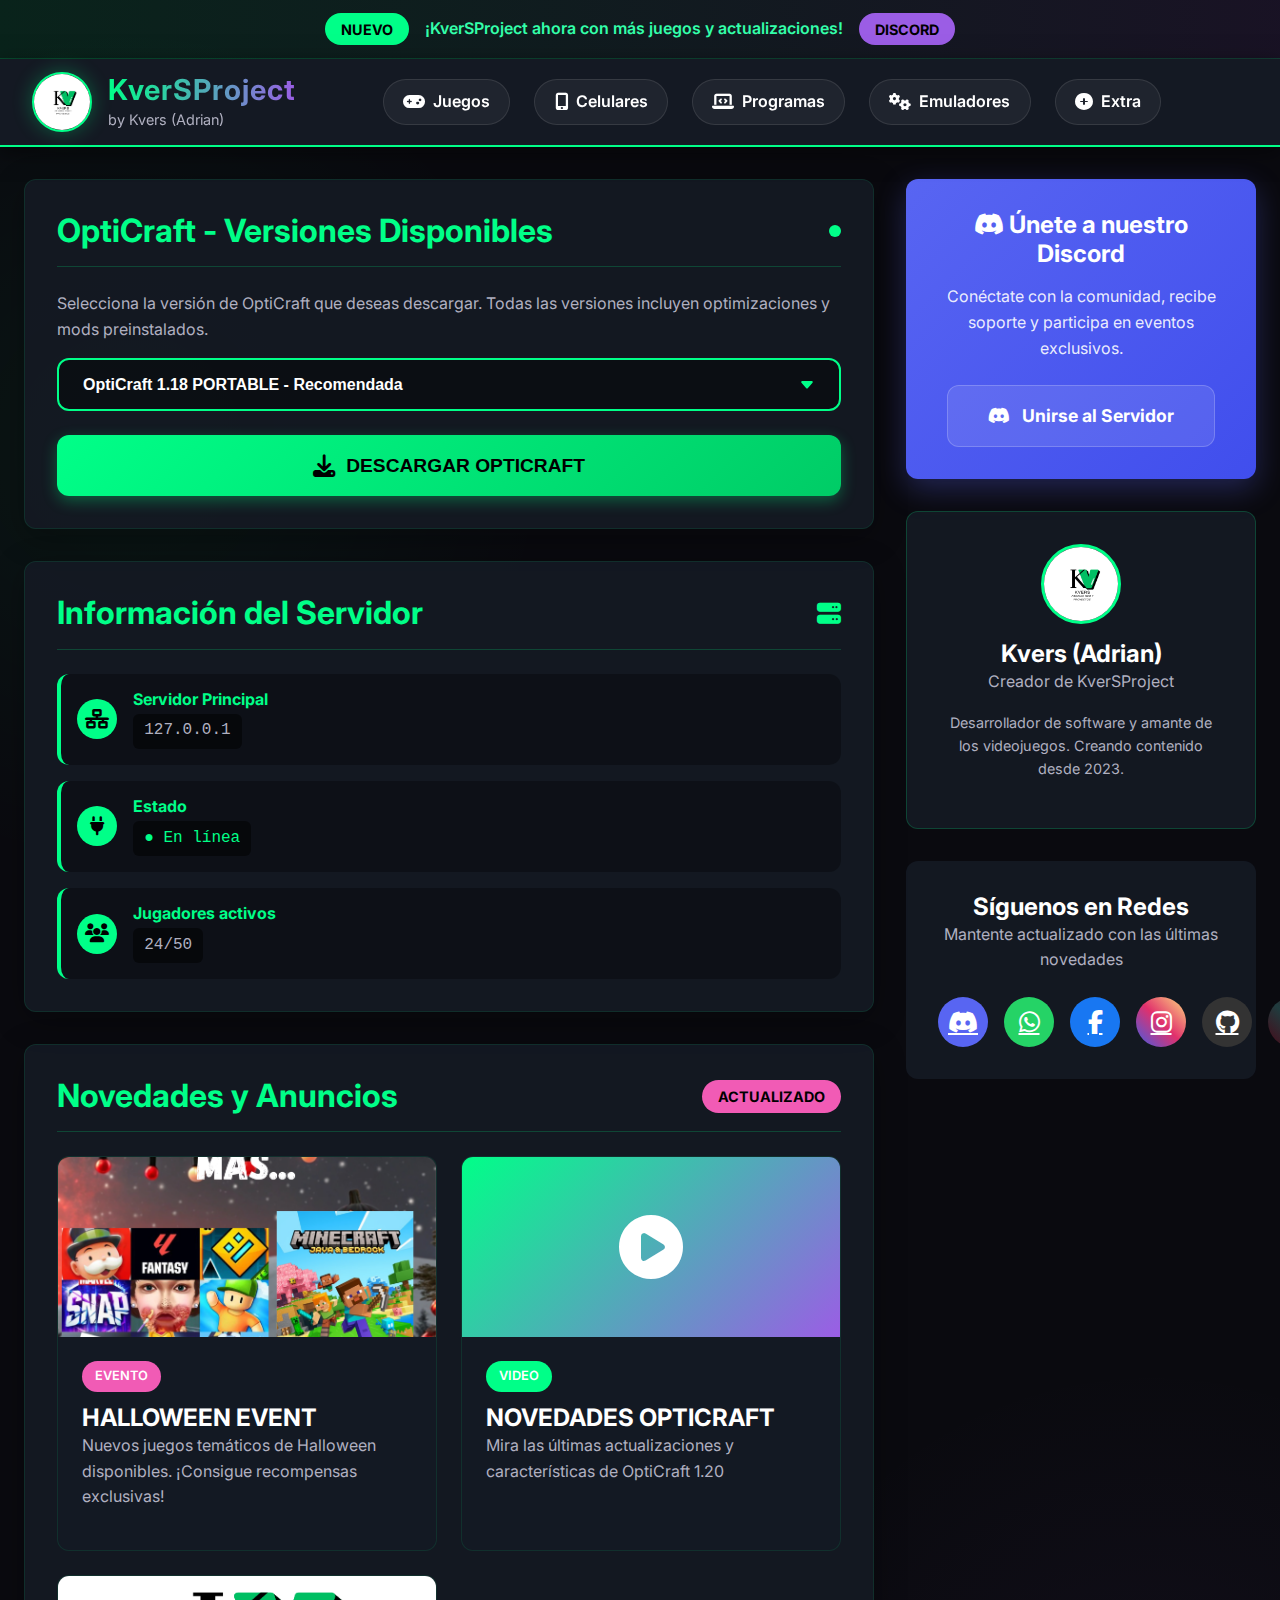
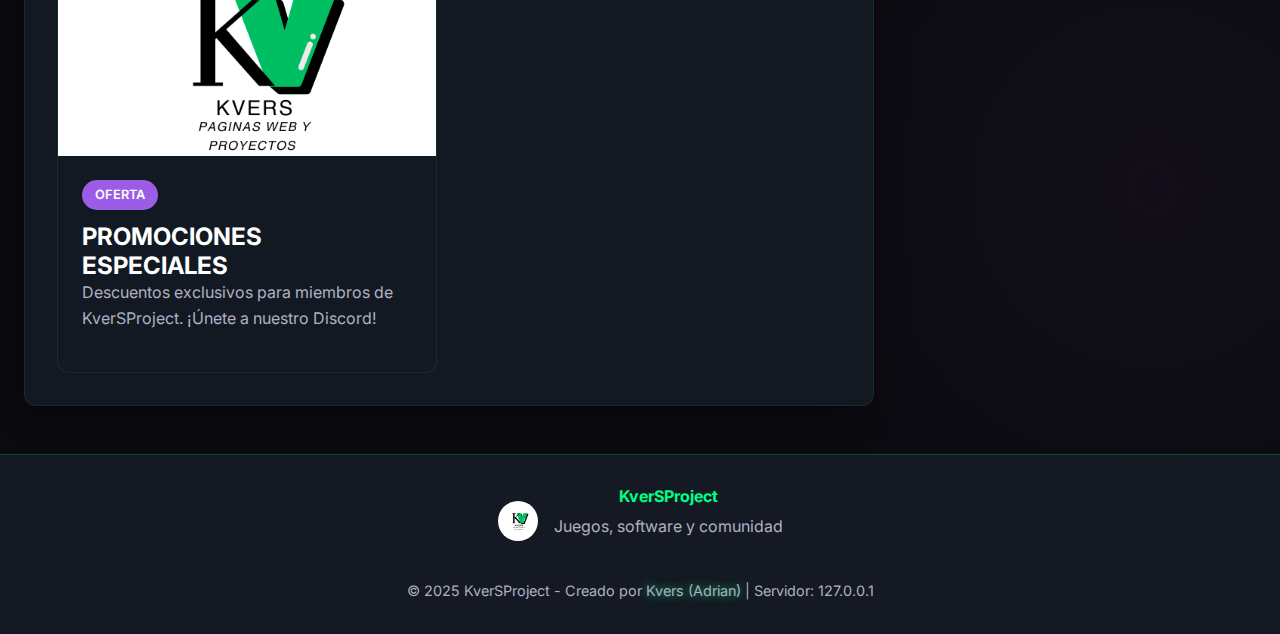
<file: index.html>
<!DOCTYPE html>
<html lang="es">
<head>
  <meta charset="UTF-8">
  <meta name="viewport" content="width=device-width, initial-scale=1.0">
  <title>KverSProject - Juegos y Software</title>
  <style>
    /* === VARIABLES Y ESTILOS BASE === */
    :root {
      --primary-color: #00ff88;
      --primary-dark: #00cc66;
      --primary-light: #33ffaa;
      --accent-color: #9b5de5;
      --accent-color2: #f15bb5;
      --dark-bg: #0a0a0f;
      --dark-card: rgba(20, 25, 35, 0.9);
      --dark-card-solid: #141923;
      --text-color: #ffffff;
      --text-secondary: #b0b0c0;
      --shadow-glow: 0 0 20px rgba(0, 255, 136, 0.3);
      --shadow-glow-accent: 0 0 20px rgba(155, 93, 229, 0.3);
      --border-radius: 12px;
      --transition-fast: 0.25s ease;
      --transition-normal: 0.4s ease;
    }

    * {
      margin: 0;
      padding: 0;
      box-sizing: border-box;
    }

    html {
      scroll-behavior: smooth;
    }

    body {
      font-family: 'Inter', 'Segoe UI', Arial, sans-serif;
      background: var(--dark-bg);
      background-image: 
        radial-gradient(circle at 10% 20%, rgba(0, 255, 136, 0.05) 0%, transparent 20%),
        radial-gradient(circle at 90% 80%, rgba(155, 93, 229, 0.05) 0%, transparent 20%);
      color: var(--text-color);
      min-height: 100vh;
      line-height: 1.6;
      overflow-x: hidden;
    }

    /* === TIPOGRAFÍA === */
    h1, h2, h3, h4 {
      font-weight: 700;
      line-height: 1.2;
    }

    h1 {
      font-size: 2.5rem;
      background: linear-gradient(90deg, var(--primary-color), var(--accent-color));
      -webkit-background-clip: text;
      background-clip: text;
      color: transparent;
      margin-bottom: 1rem;
    }

    h2 {
      font-size: 2rem;
      color: var(--primary-color);
    }

    h3 {
      font-size: 1.5rem;
      color: var(--text-color);
    }

    p {
      color: var(--text-secondary);
      margin-bottom: 1rem;
    }

    /* === HEADER Y NAVEGACIÓN === */
    .header-main {
      background: var(--dark-card-solid);
      backdrop-filter: blur(10px);
      border-bottom: 2px solid var(--primary-color);
      box-shadow: 0 5px 20px rgba(0, 0, 0, 0.5);
      position: sticky;
      top: 0;
      z-index: 1000;
      padding: 0.8rem 2rem;
    }

    .header-container {
      display: flex;
      align-items: center;
      justify-content: space-between;
      max-width: 1400px;
      margin: 0 auto;
    }

    .logo-section {
      display: flex;
      align-items: center;
      gap: 1rem;
    }

    .logo-container {
      width: 60px;
      height: 60px;
      border-radius: 50%;
      overflow: hidden;
      border: 2px solid var(--primary-color);
      box-shadow: var(--shadow-glow);
      display: flex;
      align-items: center;
      justify-content: center;
      background: #000;
    }

    .logo-container img {
      width: 100%;
      height: 100%;
      object-fit: cover;
    }

    .logo-text {
      display: flex;
      flex-direction: column;
    }

    .logo-text h1 {
      font-size: 1.8rem;
      margin: 0;
      letter-spacing: 1px;
    }

    .logo-text span {
      font-size: 0.9rem;
      color: var(--text-secondary);
      font-weight: 400;
    }

    .nav-main {
      flex: 1;
      display: flex;
      justify-content: center;
    }

    .nav-menu {
      display: flex;
      list-style: none;
      gap: 1.5rem;
    }

    .nav-menu li {
      position: relative;
    }

    .nav-menu a {
      color: var(--text-color);
      text-decoration: none;
      font-weight: 600;
      padding: 0.6rem 1.2rem;
      border-radius: 30px;
      transition: all var(--transition-fast);
      display: flex;
      align-items: center;
      gap: 0.5rem;
      background: rgba(255, 255, 255, 0.05);
      border: 1px solid rgba(255, 255, 255, 0.1);
    }

    .nav-menu a:hover {
      background: var(--primary-color);
      color: #000;
      transform: translateY(-2px);
      box-shadow: var(--shadow-glow);
    }

    .nav-menu a i {
      font-size: 1.1rem;
    }

    .mobile-menu-toggle {
      display: none;
      background: none;
      border: none;
      color: var(--primary-color);
      font-size: 1.5rem;
      cursor: pointer;
    }

    /* === ANUNCIO SUPERIOR === */
    .announcement-bar {
      background: linear-gradient(90deg, rgba(0, 255, 136, 0.1), rgba(155, 93, 229, 0.1));
      border-bottom: 1px solid rgba(0, 255, 136, 0.2);
      padding: 0.8rem 0;
      text-align: center;
    }

    .announcement-content {
      max-width: 1400px;
      margin: 0 auto;
      padding: 0 1rem;
      display: flex;
      align-items: center;
      justify-content: center;
      gap: 1rem;
    }

    .announcement-badge {
      background: var(--primary-color);
      color: #000;
      font-weight: bold;
      padding: 0.3rem 1rem;
      border-radius: 30px;
      font-size: 0.9rem;
    }

    .announcement-text {
      font-weight: 600;
      color: var(--primary-light);
    }

    /* === LAYOUT PRINCIPAL === */
    .main-wrapper {
      max-width: 1400px;
      margin: 2rem auto;
      padding: 0 1.5rem;
      display: grid;
      grid-template-columns: 1fr 350px;
      gap: 2rem;
    }

    /* === CONTENIDO PRINCIPAL === */
    .main-content {
      display: flex;
      flex-direction: column;
      gap: 2rem;
    }

    .card {
      background: var(--dark-card);
      border-radius: var(--border-radius);
      padding: 2rem;
      border: 1px solid rgba(0, 255, 136, 0.1);
      box-shadow: 0 8px 32px rgba(0, 0, 0, 0.3);
      transition: transform var(--transition-normal), box-shadow var(--transition-normal);
    }

    .card:hover {
      transform: translateY(-5px);
      box-shadow: 0 15px 40px rgba(0, 0, 0, 0.4);
    }

    .card-header {
      display: flex;
      align-items: center;
      justify-content: space-between;
      margin-bottom: 1.5rem;
      padding-bottom: 1rem;
      border-bottom: 1px solid rgba(0, 255, 136, 0.2);
    }

    /* === VERSIONES === */
    .version-selector {
      width: 100%;
      margin-top: 1rem;
    }

    .version-select {
      width: 100%;
      padding: 1rem 1.5rem;
      border-radius: var(--border-radius);
      background: rgba(0, 0, 0, 0.4);
      border: 2px solid var(--primary-color);
      color: var(--text-color);
      font-size: 1rem;
      font-weight: 600;
      cursor: pointer;
      appearance: none;
      background-image: url("data:image/svg+xml,%3Csvg xmlns='http://www.w3.org/2000/svg' width='16' height='16' fill='%2300ff88' viewBox='0 0 16 16'%3E%3Cpath d='M7.247 11.14 2.451 5.658C1.885 5.013 2.345 4 3.204 4h9.592a1 1 0 0 1 .753 1.659l-4.796 5.48a1 1 0 0 1-1.506 0z'/%3E%3C/svg%3E");
      background-repeat: no-repeat;
      background-position: right 1.5rem center;
      transition: all var(--transition-fast);
    }

    .version-select:focus {
      outline: none;
      box-shadow: var(--shadow-glow);
    }

    /* === BOTONES MEJORADOS === */
    .btn {
      display: inline-flex;
      align-items: center;
      justify-content: center;
      gap: 0.7rem;
      padding: 1rem 2.5rem;
      border-radius: var(--border-radius);
      font-weight: 700;
      font-size: 1.1rem;
      text-decoration: none;
      border: none;
      cursor: pointer;
      transition: all var(--transition-normal);
      position: relative;
      overflow: hidden;
    }

    .btn-primary {
      background: linear-gradient(135deg, var(--primary-color), var(--primary-dark));
      color: #000;
      box-shadow: 0 5px 15px rgba(0, 255, 136, 0.3);
    }

    .btn-primary:hover {
      transform: translateY(-3px);
      box-shadow: 0 10px 25px rgba(0, 255, 136, 0.5);
    }

    .btn-primary:active {
      transform: translateY(-1px);
    }

    .btn-secondary {
      background: rgba(255, 255, 255, 0.1);
      color: var(--text-color);
      border: 1px solid rgba(255, 255, 255, 0.2);
    }

    .btn-secondary:hover {
      background: rgba(255, 255, 255, 0.2);
      transform: translateY(-3px);
    }

    .btn-download {
      width: 100%;
      margin-top: 1.5rem;
      padding: 1.2rem;
      font-size: 1.2rem;
    }

    .btn-download i {
      font-size: 1.4rem;
    }

    /* === SERVIDORES === */
    .server-info {
      display: flex;
      flex-direction: column;
      gap: 1rem;
      margin-top: 1rem;
    }

    .server-item {
      display: flex;
      align-items: center;
      gap: 1rem;
      padding: 1rem;
      background: rgba(0, 0, 0, 0.3);
      border-radius: var(--border-radius);
      border-left: 4px solid var(--primary-color);
    }

    .server-icon {
      background: var(--primary-color);
      color: #000;
      width: 40px;
      height: 40px;
      border-radius: 50%;
      display: flex;
      align-items: center;
      justify-content: center;
      font-size: 1.2rem;
    }

    .server-details h4 {
      color: var(--primary-color);
      margin-bottom: 0.3rem;
    }

    .server-details p {
      margin: 0;
      font-family: 'Courier New', monospace;
      background: rgba(0, 0, 0, 0.5);
      padding: 0.3rem 0.7rem;
      border-radius: 6px;
      display: inline-block;
    }

    /* === MODAL MEJORADO === */
    .modal {
      display: none;
      position: fixed;
      top: 0;
      left: 0;
      width: 100%;
      height: 100%;
      background: rgba(0, 0, 0, 0.85);
      backdrop-filter: blur(5px);
      z-index: 2000;
      justify-content: center;
      align-items: center;
      padding: 1rem;
    }

    .modal-content {
      background: var(--dark-card-solid);
      border-radius: var(--border-radius);
      padding: 2.5rem;
      max-width: 500px;
      width: 100%;
      border: 2px solid var(--primary-color);
      box-shadow: var(--shadow-glow);
      animation: modalSlideIn 0.4s ease;
      position: relative;
    }

    @keyframes modalSlideIn {
      from {
        opacity: 0;
        transform: translateY(-30px);
      }
      to {
        opacity: 1;
        transform: translateY(0);
      }
    }

    .modal-header {
      display: flex;
      justify-content: space-between;
      align-items: center;
      margin-bottom: 1.5rem;
    }

    .modal-close {
      background: none;
      border: none;
      color: var(--text-secondary);
      font-size: 1.5rem;
      cursor: pointer;
      transition: color var(--transition-fast);
    }

    .modal-close:hover {
      color: var(--primary-color);
    }

    .download-options {
      display: flex;
      flex-direction: column;
      gap: 1rem;
      margin: 2rem 0;
    }

    .download-option {
      display: flex;
      align-items: center;
      justify-content: space-between;
      padding: 1rem 1.5rem;
      background: rgba(255, 255, 255, 0.05);
      border-radius: var(--border-radius);
      text-decoration: none;
      color: var(--text-color);
      border: 1px solid rgba(255, 255, 255, 0.1);
      transition: all var(--transition-fast);
    }

    .download-option:hover {
      background: rgba(0, 255, 136, 0.1);
      border-color: var(--primary-color);
      transform: translateX(5px);
    }

    .download-option .provider {
      display: flex;
      align-items: center;
      gap: 1rem;
    }

    .download-option .provider i {
      font-size: 1.5rem;
    }

    .download-option .size {
      color: var(--text-secondary);
      font-size: 0.9rem;
    }

    /* === ANUNCIOS MULTIMEDIA === */
    .media-grid {
      display: grid;
      grid-template-columns: repeat(auto-fill, minmax(280px, 1fr));
      gap: 1.5rem;
      margin-top: 1rem;
    }

    .media-card {
      background: var(--dark-card);
      border-radius: var(--border-radius);
      overflow: hidden;
      border: 1px solid rgba(0, 255, 136, 0.1);
      transition: transform var(--transition-normal);
    }

    .media-card:hover {
      transform: translateY(-5px);
    }

    .media-card img, .media-card video {
      width: 100%;
      height: 180px;
      object-fit: cover;
      display: block;
    }

    .media-content {
      padding: 1.5rem;
    }

    .media-tag {
      display: inline-block;
      background: var(--accent-color);
      color: white;
      padding: 0.3rem 0.8rem;
      border-radius: 30px;
      font-size: 0.8rem;
      font-weight: 600;
      margin-bottom: 0.8rem;
    }

    /* === SIDEBAR === */
    .sidebar {
      display: flex;
      flex-direction: column;
      gap: 2rem;
    }

    .discord-card {
      background: linear-gradient(135deg, #5865F2, #404EED);
      border-radius: var(--border-radius);
      padding: 2rem;
      text-align: center;
      color: white;
      box-shadow: 0 10px 30px rgba(88, 101, 242, 0.3);
    }

    .discord-card h3 {
      margin-bottom: 1rem;
      color: white;
    }

    .discord-card p {
      color: rgba(255, 255, 255, 0.9);
      margin-bottom: 1.5rem;
    }

    .creator-card {
      background: var(--dark-card);
      border-radius: var(--border-radius);
      padding: 2rem;
      text-align: center;
      border: 1px solid rgba(0, 255, 136, 0.2);
    }

    .creator-avatar {
      width: 80px;
      height: 80px;
      border-radius: 50%;
      margin: 0 auto 1rem;
      border: 3px solid var(--primary-color);
      overflow: hidden;
      background: #000;
      display: flex;
      align-items: center;
      justify-content: center;
    }

    .creator-avatar img {
      width: 100%;
      height: 100%;
      object-fit: cover;
    }

    /* === REDES SOCIALES === */
    .social-section {
      background: var(--dark-card);
      border-radius: var(--border-radius);
      padding: 2rem;
      text-align: center;
    }

    .social-grid {
      display: grid;
      grid-template-columns: repeat(6, 1fr); /* Cambiado de 4 a 6 columnas */
      gap: 1rem;
      margin-top: 1.5rem;
    }

    .social-icon {
      display: flex;
      align-items: center;
      justify-content: center;
      width: 50px;
      height: 50px;
      border-radius: 50%;
      font-size: 1.5rem;
      color: white;
      transition: all var(--transition-normal);
      margin: 0 auto;
      position: relative;
      overflow: hidden;
    }

    .social-icon:hover {
      transform: translateY(-5px) scale(1.1);
    }

    .social-discord {
      background: #5865F2;
    }

    .social-whatsapp {
      background: #25D366;
    }

    .social-facebook {
      background: #1877F2;
    }

    .social-instagram {
      background: linear-gradient(45deg, #405DE6, #E1306C, #FFDC80);
    }

    /* NUEVAS REDES SOCIALES AÑADIDAS */
    .social-github {
      background: #333333; /* Color oficial de GitHub */
    }

    .social-tiktok {
      background: #000000; /* Color oficial de TikTok */
    }

    /* Efecto especial para TikTok */
    .social-tiktok::before {
      content: '';
      position: absolute;
      top: -50%;
      left: -50%;
      width: 200%;
      height: 200%;
      background: linear-gradient(
        45deg,
        #69C9D0 0%, /* Azul TikTok */
        #EE1D52 25%, /* Rosa TikTok */
        #69C9D0 50%, /* Azul TikTok */
        #EE1D52 75%, /* Rosa TikTok */
        #69C9D0 100% /* Azul TikTok */
      );
      opacity: 0.3;
      z-index: 0;
      animation: tiktokGlow 3s linear infinite;
    }

    .social-tiktok i {
      position: relative;
      z-index: 1;
    }

    @keyframes tiktokGlow {
      0% { transform: rotate(0deg); }
      100% { transform: rotate(360deg); }
    }

    /* === FOOTER === */
    .footer-main {
      background: var(--dark-card-solid);
      border-top: 1px solid rgba(0, 255, 136, 0.2);
      padding: 2rem 0;
      margin-top: 3rem;
    }

    .footer-content {
      max-width: 1400px;
      margin: 0 auto;
      padding: 0 1.5rem;
      display: flex;
      flex-direction: column;
      align-items: center;
      gap: 1.5rem;
      text-align: center;
    }

    .footer-logo {
      display: flex;
      align-items: center;
      gap: 1rem;
    }

    .footer-logo img {
      width: 40px;
      height: 40px;
      border-radius: 50%;
    }

    .footer-text h4 {
      color: var(--primary-color);
      margin-bottom: 0.5rem;
    }

    .footer-copyright {
      color: var(--text-secondary);
      font-size: 0.9rem;
    }

    /* === RESPONSIVE DESIGN === */
    @media (max-width: 1100px) {
      .main-wrapper {
        grid-template-columns: 1fr;
      }
      
      .sidebar {
        grid-template-columns: repeat(2, 1fr);
        display: grid;
      }
    }

    @media (max-width: 768px) {
      .header-container {
        padding: 0.5rem 1rem;
      }
      
      .mobile-menu-toggle {
        display: block;
      }
      
      .nav-main {
        position: fixed;
        top: 80px;
        left: 0;
        width: 100%;
        background: var(--dark-card-solid);
        padding: 1rem;
        box-shadow: 0 10px 20px rgba(0, 0, 0, 0.5);
        display: none;
        z-index: 999;
      }
      
      .nav-main.active {
        display: block;
      }
      
      .nav-menu {
        flex-direction: column;
        gap: 0.5rem;
      }
      
      .main-wrapper {
        padding: 0 1rem;
      }
      
      .card {
        padding: 1.5rem;
      }
      
      .sidebar {
        grid-template-columns: 1fr;
      }
      
      .media-grid {
        grid-template-columns: 1fr;
      }
      
      .social-grid {
        grid-template-columns: repeat(3, 1fr); /* 3 columnas en tablets */
      }
    }

    @media (max-width: 480px) {
      h1 {
        font-size: 2rem;
      }
      
      h2 {
        font-size: 1.7rem;
      }
      
      .btn {
        padding: 0.9rem 1.8rem;
        font-size: 1rem;
      }
      
      .modal-content {
        padding: 1.5rem;
      }
      
      .announcement-content {
        flex-direction: column;
        gap: 0.5rem;
      }
      
      .logo-text h1 {
        font-size: 1.5rem;
      }
      
      .social-grid {
        grid-template-columns: repeat(2, 1fr); /* 2 columnas en móviles pequeños */
      }
    }

    /* === EFECTOS ESPECIALES === */
    .pulse {
      animation: pulse 2s infinite;
    }

    @keyframes pulse {
      0% {
        box-shadow: 0 0 0 0 rgba(0, 255, 136, 0.7);
      }
      70% {
        box-shadow: 0 0 0 10px rgba(0, 255, 136, 0);
      }
      100% {
        box-shadow: 0 0 0 0 rgba(0, 255, 136, 0);
      }
    }

    .glow-text {
      text-shadow: 0 0 10px rgba(0, 255, 136, 0.7);
    }
  </style>
  <!-- Iconos (incluye TikTok y GitHub) -->
  <link href="https://cdnjs.cloudflare.com/ajax/libs/font-awesome/6.5.0/css/all.min.css" rel="stylesheet">
  <!-- Google Fonts -->
  <link href="https://fonts.googleapis.com/css2?family=Inter:wght@400;500;600;700;800&display=swap" rel="stylesheet">
</head>
<body>
  <!-- Anuncio Superior -->
  <div class="announcement-bar">
    <div class="announcement-content">
      <div class="announcement-badge">NUEVO</div>
      <div class="announcement-text">¡KverSProject ahora con más juegos y actualizaciones!</div>
      <div class="announcement-badge" style="background: var(--accent-color);">DISCORD</div>
    </div>
  </div>

  <!-- Header Principal -->
  <header class="header-main">
    <div class="header-container">
      <div class="logo-section">
        <div class="logo-container">
          <!-- AQUÍ COLOCA TU LOGO EN JPG -->
          <img src="FOTOS/kversLogo.png" alt="Logo KverSProject" id="site-logo">
        </div>
        <div class="logo-text">
          <h1>KverSProject</h1>
          <span>by Kvers (Adrian)</span>
        </div>
      </div>

      <nav class="nav-main" id="main-nav">
        <ul class="nav-menu">
          <li><a href="juego.html"><i class="fas fa-gamepad"></i> Juegos</a></li>
          <li><a href="celular.html"><i class="fas fa-mobile-alt"></i> Celulares</a></li>
          <li><a href="programas.html"><i class="fas fa-laptop-code"></i> Programas</a></li>
          <li><a href="emuladores.html"><i class="fas fa-cogs"></i> Emuladores</a></li>
          <li><a href="extra.html"><i class="fas fa-plus-circle"></i> Extra</a></li>
        </ul>
      </nav>

      <button class="mobile-menu-toggle" id="menu-toggle">
        <i class="fas fa-bars"></i>
      </button>
    </div>
  </header>

  <!-- Contenido Principal -->
  <div class="main-wrapper">
    <div class="main-content">
      <!-- Versiones de OptiCraft -->
      <section class="card">
        <div class="card-header">
          <h2>OptiCraft - Versiones Disponibles</h2>
          <div class="pulse" style="width: 12px; height: 12px; background: var(--primary-color); border-radius: 50%;"></div>
        </div>
        
        <p>Selecciona la versión de OptiCraft que deseas descargar. Todas las versiones incluyen optimizaciones y mods preinstalados.</p>
        
        <div class="version-selector">
          <select id="versionSelect" class="version-select">
            <option value="1">OptiCraft 1.16 - Estable</option>
            <option value="2">OptiCraft 1.17 - Con nuevas características</option>
            <option value="3" selected>OptiCraft 1.18 PORTABLE - Recomendada</option>
            <option value="4">OptiCraft 1.19 - Con mejoras visuales</option>
            <option value="5">OptiCraft 1.20 - Última versión</option>
            <option value="6">OptiCraft 1.21 - Experimental</option>
          </select>
        </div>
        
        <button class="btn btn-primary btn-download" onclick="abrirModal()">
          <i class="fas fa-download"></i> DESCARGAR OPTICRAFT
        </button>
      </section>

      <!-- Información del Servidor -->
      <section class="card">
        <div class="card-header">
          <h2>Información del Servidor</h2>
          <i class="fas fa-server" style="color: var(--primary-color); font-size: 1.5rem;"></i>
        </div>
        
        <div class="server-info">
          <div class="server-item">
            <div class="server-icon">
              <i class="fas fa-network-wired"></i>
            </div>
            <div class="server-details">
              <h4>Servidor Principal</h4>
              <p>127.0.0.1</p>
            </div>
          </div>
          
          <div class="server-item">
            <div class="server-icon">
              <i class="fas fa-plug"></i>
            </div>
            <div class="server-details">
              <h4>Estado</h4>
              <p style="color: var(--primary-color);">● En línea</p>
            </div>
          </div>
          
          <div class="server-item">
            <div class="server-icon">
              <i class="fas fa-users"></i>
            </div>
            <div class="server-details">
              <h4>Jugadores activos</h4>
              <p>24/50</p>
            </div>
          </div>
        </div>
      </section>

      <!-- Anuncios Multimedia -->
      <section class="card">
        <div class="card-header">
          <h2>Novedades y Anuncios</h2>
          <div class="announcement-badge" style="background: var(--accent-color2);">ACTUALIZADO</div>
        </div>
        
        <div class="media-grid">
          <div class="media-card">
            <img src="FOTOS/MAS JUEGO LLEGA Y PRONTO MUCHO MAS....png" alt="Halloween Event">
            <div class="media-content">
              <span class="media-tag" style="background: var(--accent-color2);">EVENTO</span>
              <h3>HALLOWEEN EVENT</h3>
              <p>Nuevos juegos temáticos de Halloween disponibles. ¡Consigue recompensas exclusivas!</p>
            </div>
          </div>
          
          <div class="media-card">
            <!-- Video placeholder -->
            <div style="background: linear-gradient(135deg, var(--primary-color), var(--accent-color)); height: 180px; display: flex; align-items: center; justify-content: center;">
              <i class="fas fa-play-circle" style="font-size: 4rem; color: white;"></i>
            </div>
            <div class="media-content">
              <span class="media-tag" style="background: var(--primary-color);">VIDEO</span>
              <h3>NOVEDADES OPTICRAFT</h3>
              <p>Mira las últimas actualizaciones y características de OptiCraft 1.20</p>
            </div>
          </div>
          
          <div class="media-card">
            <img src="FOTOS/kversLogo.png" alt="Promociones">
            <div class="media-content">
              <span class="media-tag" style="background: var(--accent-color);">OFERTA</span>
              <h3>PROMOCIONES ESPECIALES</h3>
              <p>Descuentos exclusivos para miembros de KverSProject. ¡Únete a nuestro Discord!</p>
            </div>
          </div>
        </div>
      </section>
    </div>

    <!-- Sidebar -->
    <div class="sidebar">
      <!-- Tarjeta de Discord -->
      <div class="discord-card">
        <h3><i class="fab fa-discord"></i> Únete a nuestro Discord</h3>
        <p>Conéctate con la comunidad, recibe soporte y participa en eventos exclusivos.</p>
        <a href="https://discord.gg/rTmJSh4S" target="_blank" class="btn btn-secondary">
          <i class="fab fa-discord"></i> Unirse al Servidor
        </a>
      </div>

      <!-- Información del Creador -->
      <div class="creator-card">
        <div class="creator-avatar">
          <!-- Avatar del creador -->
          <img src="FOTOS/kversLogo.png" alt="Kvers (Adrian)">
        </div>
        <h3>Kvers (Adrian)</h3>
        <p>Creador de KverSProject</p>
        <p style="font-size: 0.9rem; margin-top: 1rem;">Desarrollador de software y amante de los videojuegos. Creando contenido desde 2023.</p>
      </div>

      <!-- Redes Sociales -->
      <div class="social-section">
        <h3>Síguenos en Redes</h3>
        <p>Mantente actualizado con las últimas novedades</p>
        
        <div class="social-grid">
          <a href="https://discord.gg/rTmJSh4S" target="_blank" class="social-icon social-discord">
            <i class="fab fa-discord"></i>
          </a>
          <a href="https://wa.me/51913550781" target="_blank" class="social-icon social-whatsapp">
            <i class="fab fa-whatsapp"></i>
          </a>
          <a href="https://www.facebook.com/profile.php?id=61579314076255" target="_blank" class="social-icon social-facebook">
            <i class="fab fa-facebook-f"></i>
          </a>
          <a href="https://www.instagram.com/dian_estampados" target="_blank" class="social-icon social-instagram">
            <i class="fab fa-instagram"></i>
          </a>
          <!-- AÑADIDO: GitHub -->
          <a href="hhttps://github.com/Ardamins" target="_blank" class="social-icon social-github">
            <i class="fab fa-github"></i>
          </a>
          <!-- AÑADIDO: TikTok -->
          <a href="https://www.tiktok.com/@tu-usuario-tiktok" target="_blank" class="social-icon social-tiktok">
            <i class="fab fa-tiktok"></i>
          </a>
        </div>
      </div>
    </div>
  </div>

  <!-- Modal de Descarga -->
  <div class="modal" id="downloadModal">
    <div class="modal-content">
      <div class="modal-header">
        <h3>Descargar OptiCraft</h3>
        <button class="modal-close" onclick="cerrarModal()">&times;</button>
      </div>
      
      <p>Selecciona un servidor de descarga para la versión <span id="selectedVersionText" class="glow-text">1.18 PORTABLE</span></p>
      
      <div class="download-options">
        <a id="linkMega" href="#" target="_blank" class="download-option">
          <div class="provider">
            <i class="fab fa-mega" style="color: #D9272E;"></i>
            <div>
              <strong>MEGA</strong>
              <div class="size">~1.2 GB</div>
            </div>
          </div>
          <i class="fas fa-download"></i>
        </a>
        
        <a id="linkMediafire" href="#" target="_blank" class="download-option">
          <div class="provider">
            <i class="fas fa-cloud-download-alt" style="color: #00A0E3;"></i>
            <div>
              <strong>MediaFire</strong>
              <div class="size">~1.2 GB</div>
            </div>
          </div>
          <i class="fas fa-download"></i>
        </a>
        
        <a id="linkDrive" href="#" target="_blank" class="download-option">
          <div class="provider">
            <i class="fab fa-google-drive" style="color: #34A853;"></i>
            <div>
              <strong>Google Drive</strong>
              <div class="size">~1.2 GB</div>
            </div>
          </div>
          <i class="fas fa-download"></i>
        </a>
      </div>
      
      <p style="font-size: 0.9rem; text-align: center; margin-top: 1.5rem;">
        <i class="fas fa-info-circle" style="color: var(--primary-color);"></i>
        La descarga puede tardar varios minutos dependiendo de tu conexión.
      </p>
    </div>
  </div>

  <!-- Footer -->
  <footer class="footer-main">
    <div class="footer-content">
      <div class="footer-logo">
        <img src="FOTOS/kversLogo.png" alt="KverSProject Logo">
        <div class="footer-text">
          <h4>KverSProject</h4>
          <p>Juegos, software y comunidad</p>
        </div>
      </div>
      
      <div class="footer-copyright">
        © 2025 KverSProject - Creado por <span class="glow-text">Kvers (Adrian)</span> | Servidor: 127.0.0.1
      </div>
    </div>
  </footer>

  <script>
    // ========== FUNCIONALIDADES ==========
    
    // Alternar menú móvil
    document.getElementById('menu-toggle').addEventListener('click', function() {
      document.getElementById('main-nav').classList.toggle('active');
    });
    
    // Cerrar menú al hacer clic en un enlace (móvil)
    document.querySelectorAll('.nav-menu a').forEach(link => {
      link.addEventListener('click', () => {
        document.getElementById('main-nav').classList.remove('active');
      });
    });
    
    // ========== MODAL DE DESCARGA ==========
    function abrirModal() {
      const modal = document.getElementById("downloadModal");
      modal.style.display = "flex";
      
      // Actualizar texto de versión seleccionada
      const versionSelect = document.getElementById("versionSelect");
      const selectedVersion = versionSelect.options[versionSelect.selectedIndex].text;
      document.getElementById("selectedVersionText").textContent = selectedVersion;
      
      // Establecer enlaces según la versión
      const version = versionSelect.value;
      const links = {
        mega: document.getElementById("linkMega"),
        mediafire: document.getElementById("linkMediafire"),
        drive: document.getElementById("linkDrive")
      };
      
      // Enlaces por versión (reemplaza con tus enlaces reales)
      const linkData = {
        "1": {
          mega: "https://mega.nz/file/opt-116",
          mediafire: "https://www.mediafire.com/file/opt-116",
          drive: "https://drive.google.com/file/d/16QxR7Kg0mYEDfvE-5U8Uplf4UG4Yz0-j/view"
        },
        "2": {
          mega: "https://mega.nz/file/opt-117",
          mediafire: "https://www.mediafire.com/file/opt-117",
          drive: "https://drive.google.com/file/d/1TlHnKrkEJWXmaM0b3iRli-QoeCoDxqE3/view"
        },
        "3": {
          mega: "https://mega.nz/file/opt-118",
          mediafire: "https://www.mediafire.com/file/opt-118",
          drive: "https://drive.google.com/file/d/1nIgfX3AMQpYzb3JGWAldO7N1KAH3nVQp/view"
        },
        "4": {
          mega: "https://mega.nz/file/opt-119",
          mediafire: "https://www.mediafire.com/file/opt-119",
          drive: "https://drive.google.com/file/d/1DtNIAB-Ki0vhxe7MFhn0S0Xd_AAKGrkH/view"
        },
        "5": {
          mega: "https://mega.nz/file/opt-120",
          mediafire: "https://www.mediafire.com/file/opt-120",
          drive: "https://drive.google.com/file/d/16-9D2wkF0iVTjgIV90eUkqmfg2B1zNgq/view"
        },
        "6": {
          mega: "https://mega.nz/file/opt-121",
          mediafire: "https://www.mediafire.com/file/opt-121",
          drive: "https://drive.google.com/file/d/1_wN7CmXtKtHxdx21k9ofVNysvciwpAEY/view"
        }
      };
      
      // Aplicar enlaces
      if (linkData[version]) {
        links.mega.href = linkData[version].mega;
        links.mediafire.href = linkData[version].mediafire;
        links.drive.href = linkData[version].drive;
      }
    }
    
    function cerrarModal() {
      document.getElementById("downloadModal").style.display = "none";
    }
    
    // Cerrar modal al hacer clic fuera
    window.addEventListener('click', function(event) {
      const modal = document.getElementById("downloadModal");
      if (event.target === modal) {
        cerrarModal();
      }
    });
    
    // Cerrar modal con Escape
    document.addEventListener('keydown', function(event) {
      if (event.key === 'Escape') {
        cerrarModal();
      }
    });
    
    // ========== EFECTO DE SCROLL SUAVE ==========
    document.querySelectorAll('a[href^="#"]').forEach(anchor => {
      anchor.addEventListener('click', function(e) {
        e.preventDefault();
        const targetId = this.getAttribute('href');
        if (targetId === '#') return;
        
        const targetElement = document.querySelector(targetId);
        if (targetElement) {
          window.scrollTo({
            top: targetElement.offsetTop - 100,
            behavior: 'smooth'
          });
        }
      });
    });
    
    // ========== EFECTO DE LOGO INTERACTIVO ==========
    const logo = document.getElementById('site-logo');
    if (logo) {
      logo.addEventListener('mouseenter', function() {
        this.style.transform = 'scale(1.1) rotate(5deg)';
        this.style.transition = 'transform 0.3s ease';
      });
      
      logo.addEventListener('mouseleave', function() {
        this.style.transform = 'scale(1) rotate(0deg)';
      });
    }
    
    // ========== INDICADOR DE SCROLL ==========
    window.addEventListener('scroll', function() {
      const header = document.querySelector('.header-main');
      if (window.scrollY > 50) {
        header.style.boxShadow = '0 5px 30px rgba(0, 0, 0, 0.7)';
      } else {
        header.style.boxShadow = '0 5px 20px rgba(0, 0, 0, 0.5)';
      }
    });
  </script>
</body>
</html>
</file>
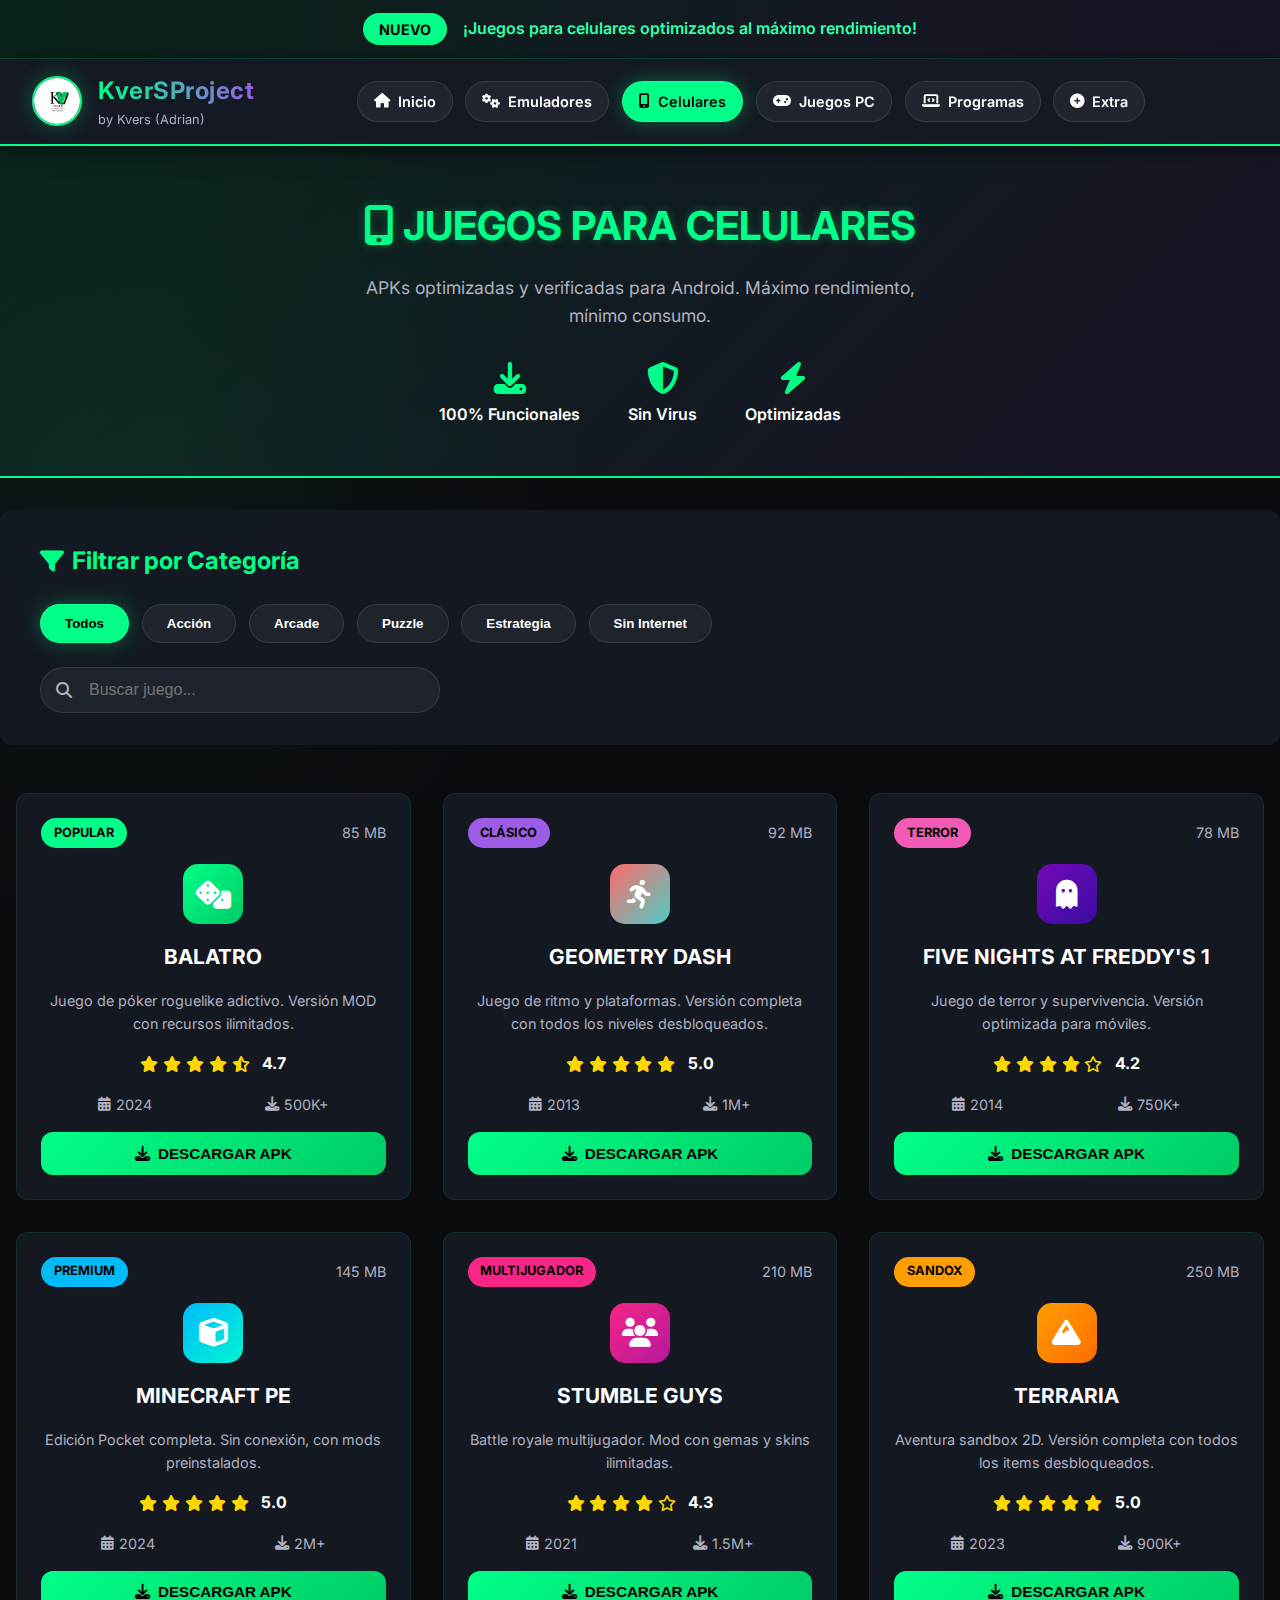
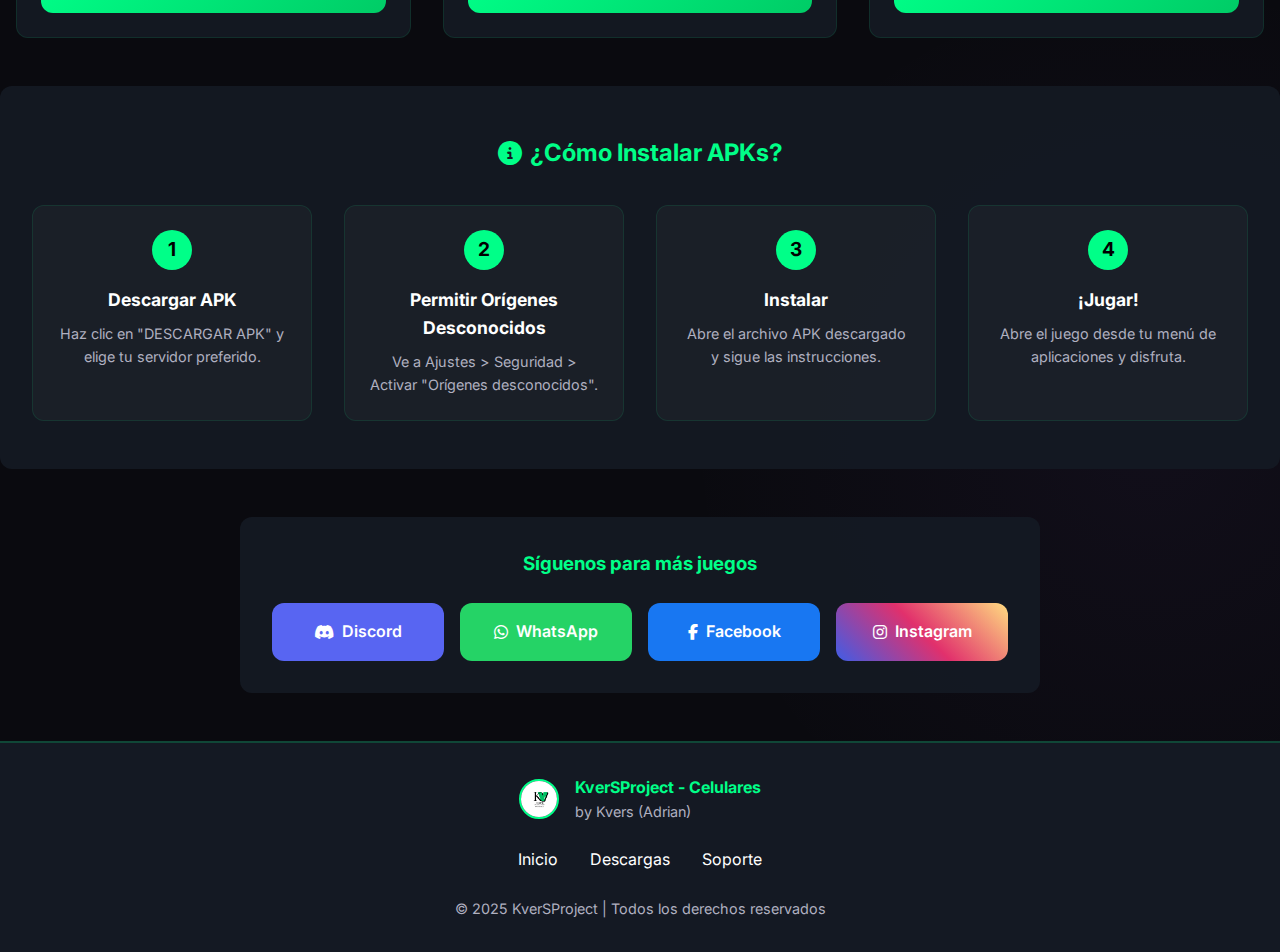
<file: celular.html>
<!DOCTYPE html>
<html lang="es">
<head>
  <meta charset="UTF-8">
  <meta name="viewport" content="width=device-width, initial-scale=1.0">
  <title>KverSProject - Celulares</title>
  <link rel="stylesheet" href="colorcelular.css">
  <link href="https://cdnjs.cloudflare.com/ajax/libs/font-awesome/6.5.0/css/all.min.css" rel="stylesheet">
  <link href="https://fonts.googleapis.com/css2?family=Inter:wght@400;500;600;700;800&display=swap" rel="stylesheet">
</head>
<body>
  <!-- Anuncio Superior -->
  <div class="announcement-bar">
    <div class="announcement-content">
      <div class="announcement-badge">NUEVO</div>
      <div class="announcement-text">¡Juegos para celulares optimizados al máximo rendimiento!</div>
    </div>
  </div>

  <!-- Header -->
  <header class="header-main">
    <div class="header-container">
      <div class="logo-section">
        <div class="logo-container">
          <img src="FOTOS/kversLogo.png" alt="Logo KverSProject">
        </div>
        <div class="logo-text">
          <h1>KverSProject</h1>
          <span>by Kvers (Adrian)</span>
        </div>
      </div>

      <nav class="nav-main" id="main-nav">
        <ul class="nav-menu">
          <li><a href="index.html"><i class="fas fa-home"></i> Inicio</a></li>
          <li><a href="emuladores.html"><i class="fas fa-cogs"></i> Emuladores</a></li>
          <li><a href="celular.html" class="activo"><i class="fas fa-mobile-alt"></i> Celulares</a></li>
          <li><a href="juego.html"><i class="fas fa-gamepad"></i> Juegos PC</a></li>
          <li><a href="programas.html"><i class="fas fa-laptop-code"></i> Programas</a></li>
          <li><a href="extra.html"><i class="fas fa-plus-circle"></i> Extra</a></li>
        </ul>
      </nav>

      <button class="mobile-menu-toggle" id="menu-toggle">
        <i class="fas fa-bars"></i>
      </button>
    </div>
  </header>

  <!-- Banner Principal -->
  <section class="page-banner">
    <div class="banner-content">
      <h1><i class="fas fa-mobile-alt"></i> JUEGOS PARA CELULARES</h1>
      <p>APKs optimizadas y verificadas para Android. Máximo rendimiento, mínimo consumo.</p>
      <div class="banner-stats">
        <div class="stat">
          <i class="fas fa-download"></i>
          <span>100% Funcionales</span>
        </div>
        <div class="stat">
          <i class="fas fa-shield-alt"></i>
          <span>Sin Virus</span>
        </div>
        <div class="stat">
          <i class="fas fa-bolt"></i>
          <span>Optimizadas</span>
        </div>
      </div>
    </div>
  </section>

  <!-- Filtros de Categorías -->
  <section class="filters-section">
    <div class="filters-container">
      <h2><i class="fas fa-filter"></i> Filtrar por Categoría</h2>
      <div class="filter-buttons">
        <button class="filter-btn active" data-filter="all">Todos</button>
        <button class="filter-btn" data-filter="action">Acción</button>
        <button class="filter-btn" data-filter="arcade">Arcade</button>
        <button class="filter-btn" data-filter="puzzle">Puzzle</button>
        <button class="filter-btn" data-filter="strategy">Estrategia</button>
        <button class="filter-btn" data-filter="offline">Sin Internet</button>
      </div>
      <div class="search-box">
        <i class="fas fa-search"></i>
        <input type="text" id="gameSearch" placeholder="Buscar juego...">
      </div>
    </div>
  </section>

  <!-- Contenedor de Juegos -->
  <main class="games-container">
    <div class="games-grid">
      <!-- Juego 1: BALATRO -->
      <div class="game-card" data-category="puzzle" data-rating="5">
        <div class="game-card-header">
          <span class="game-badge">POPULAR</span>
          <span class="game-size">85 MB</span>
        </div>
        <div class="game-icon">
          <i class="fas fa-dice"></i>
        </div>
        <h3 class="game-title">BALATRO</h3>
        <p class="game-description">Juego de póker roguelike adictivo. Versión MOD con recursos ilimitados.</p>
        <div class="game-rating">
          <i class="fas fa-star"></i>
          <i class="fas fa-star"></i>
          <i class="fas fa-star"></i>
          <i class="fas fa-star"></i>
          <i class="fas fa-star-half-alt"></i>
          <span>4.7</span>
        </div>
        <div class="game-info">
          <span><i class="fas fa-calendar-alt"></i> 2024</span>
          <span><i class="fas fa-download"></i> 500K+</span>
        </div>
        <button class="game-btn" onclick="abrirModal('1')">
          <i class="fas fa-download"></i> DESCARGAR APK
        </button>
      </div>

      <!-- Juego 2: GEOMETRY DASH -->
      <div class="game-card" data-category="arcade" data-rating="5">
        <div class="game-card-header">
          <span class="game-badge" style="background: #9b5de5;">CLÁSICO</span>
          <span class="game-size">92 MB</span>
        </div>
        <div class="game-icon" style="background: linear-gradient(135deg, #FF6B6B, #4ECDC4);">
          <i class="fas fa-running"></i>
        </div>
        <h3 class="game-title">GEOMETRY DASH</h3>
        <p class="game-description">Juego de ritmo y plataformas. Versión completa con todos los niveles desbloqueados.</p>
        <div class="game-rating">
          <i class="fas fa-star"></i>
          <i class="fas fa-star"></i>
          <i class="fas fa-star"></i>
          <i class="fas fa-star"></i>
          <i class="fas fa-star"></i>
          <span>5.0</span>
        </div>
        <div class="game-info">
          <span><i class="fas fa-calendar-alt"></i> 2013</span>
          <span><i class="fas fa-download"></i> 1M+</span>
        </div>
        <button class="game-btn" onclick="abrirModal('2')">
          <i class="fas fa-download"></i> DESCARGAR APK
        </button>
      </div>

      <!-- Juego 3: FNAF 1 -->
      <div class="game-card" data-category="action" data-rating="4">
        <div class="game-card-header">
          <span class="game-badge" style="background: #f15bb5;">TERROR</span>
          <span class="game-size">78 MB</span>
        </div>
        <div class="game-icon" style="background: linear-gradient(135deg, #7209B7, #3A0CA3);">
          <i class="fas fa-ghost"></i>
        </div>
        <h3 class="game-title">FIVE NIGHTS AT FREDDY'S 1</h3>
        <p class="game-description">Juego de terror y supervivencia. Versión optimizada para móviles.</p>
        <div class="game-rating">
          <i class="fas fa-star"></i>
          <i class="fas fa-star"></i>
          <i class="fas fa-star"></i>
          <i class="fas fa-star"></i>
          <i class="far fa-star"></i>
          <span>4.2</span>
        </div>
        <div class="game-info">
          <span><i class="fas fa-calendar-alt"></i> 2014</span>
          <span><i class="fas fa-download"></i> 750K+</span>
        </div>
        <button class="game-btn" onclick="abrirModal('3')">
          <i class="fas fa-download"></i> DESCARGAR APK
        </button>
      </div>

      <!-- Juego 4: MINECRAFT PE -->
      <div class="game-card" data-category="strategy offline" data-rating="5">
        <div class="game-card-header">
          <span class="game-badge" style="background: #00bbf9;">PREMIUM</span>
          <span class="game-size">145 MB</span>
        </div>
        <div class="game-icon" style="background: linear-gradient(135deg, #00BBF9, #00F5D4);">
          <i class="fas fa-cube"></i>
        </div>
        <h3 class="game-title">MINECRAFT PE</h3>
        <p class="game-description">Edición Pocket completa. Sin conexión, con mods preinstalados.</p>
        <div class="game-rating">
          <i class="fas fa-star"></i>
          <i class="fas fa-star"></i>
          <i class="fas fa-star"></i>
          <i class="fas fa-star"></i>
          <i class="fas fa-star"></i>
          <span>5.0</span>
        </div>
        <div class="game-info">
          <span><i class="fas fa-calendar-alt"></i> 2024</span>
          <span><i class="fas fa-download"></i> 2M+</span>
        </div>
        <button class="game-btn" onclick="abrirModal('4')">
          <i class="fas fa-download"></i> DESCARGAR APK
        </button>
      </div>

      <!-- Juego 5: STUMBLE GUYS -->
      <div class="game-card" data-category="action arcade" data-rating="4">
        <div class="game-card-header">
          <span class="game-badge" style="background: #f72585;">MULTIJUGADOR</span>
          <span class="game-size">210 MB</span>
        </div>
        <div class="game-icon" style="background: linear-gradient(135deg, #F72585, #B5179E);">
          <i class="fas fa-users"></i>
        </div>
        <h3 class="game-title">STUMBLE GUYS</h3>
        <p class="game-description">Battle royale multijugador. Mod con gemas y skins ilimitadas.</p>
        <div class="game-rating">
          <i class="fas fa-star"></i>
          <i class="fas fa-star"></i>
          <i class="fas fa-star"></i>
          <i class="fas fa-star"></i>
          <i class="far fa-star"></i>
          <span>4.3</span>
        </div>
        <div class="game-info">
          <span><i class="fas fa-calendar-alt"></i> 2021</span>
          <span><i class="fas fa-download"></i> 1.5M+</span>
        </div>
        <button class="game-btn" onclick="abrirModal('5')">
          <i class="fas fa-download"></i> DESCARGAR APK
        </button>
      </div>

      <!-- Juego 6: TERRARIA -->
      <div class="game-card" data-category="strategy offline" data-rating="5">
        <div class="game-card-header">
          <span class="game-badge" style="background: #ff9e00;">SANDOX</span>
          <span class="game-size">250 MB</span>
        </div>
        <div class="game-icon" style="background: linear-gradient(135deg, #FF9E00, #FF6D00);">
          <i class="fas fa-mountain"></i>
        </div>
        <h3 class="game-title">TERRARIA</h3>
        <p class="game-description">Aventura sandbox 2D. Versión completa con todos los items desbloqueados.</p>
        <div class="game-rating">
          <i class="fas fa-star"></i>
          <i class="fas fa-star"></i>
          <i class="fas fa-star"></i>
          <i class="fas fa-star"></i>
          <i class="fas fa-star"></i>
          <span>5.0</span>
        </div>
        <div class="game-info">
          <span><i class="fas fa-calendar-alt"></i> 2023</span>
          <span><i class="fas fa-download"></i> 900K+</span>
        </div>
        <button class="game-btn" onclick="abrirModal('6')">
          <i class="fas fa-download"></i> DESCARGAR APK
        </button>
      </div>
    </div>
  </main>

  <!-- Instrucciones de Instalación -->
  <section class="instructions-section">
    <div class="instructions-container">
      <h2><i class="fas fa-info-circle"></i> ¿Cómo Instalar APKs?</h2>
      <div class="instructions-steps">
        <div class="step">
          <div class="step-number">1</div>
          <h3>Descargar APK</h3>
          <p>Haz clic en "DESCARGAR APK" y elige tu servidor preferido.</p>
        </div>
        <div class="step">
          <div class="step-number">2</div>
          <h3>Permitir Orígenes Desconocidos</h3>
          <p>Ve a Ajustes > Seguridad > Activar "Orígenes desconocidos".</p>
        </div>
        <div class="step">
          <div class="step-number">3</div>
          <h3>Instalar</h3>
          <p>Abre el archivo APK descargado y sigue las instrucciones.</p>
        </div>
        <div class="step">
          <div class="step-number">4</div>
          <h3>¡Jugar!</h3>
          <p>Abre el juego desde tu menú de aplicaciones y disfruta.</p>
        </div>
      </div>
    </div>
  </section>

  <!-- Modal de Descarga -->
  <div class="modal" id="downloadModal">
    <div class="modal-content">
      <div class="modal-header">
        <h3><i class="fas fa-download"></i> DESCARGAR APK</h3>
        <button class="modal-close" onclick="cerrarModal()">&times;</button>
      </div>
      <div class="modal-body">
        <div class="game-modal-info">
          <div class="modal-game-icon" id="modalGameIcon">
            <i class="fas fa-dice"></i>
          </div>
          <div>
            <h4 id="modalGameTitle">BALATRO</h4>
            <p id="modalGameDescription">Versión MOD con recursos ilimitados</p>
          </div>
        </div>
        
        <div class="download-options">
          <a id="linkMega" href="#" target="_blank" class="download-option">
            <div class="provider">
              <i class="fab fa-mega"></i>
              <div>
                <strong>MEGA</strong>
                <span class="size">Alta velocidad</span>
              </div>
            </div>
            <div class="download-btn">
              <i class="fas fa-download"></i>
              DESCARGAR
            </div>
          </a>
          
          <a id="linkMediafire" href="#" target="_blank" class="download-option">
            <div class="provider">
              <i class="fas fa-cloud-download-alt"></i>
              <div>
                <strong>MediaFire</strong>
                <span class="size">Sin límites</span>
              </div>
            </div>
            <div class="download-btn">
              <i class="fas fa-download"></i>
              DESCARGAR
            </div>
          </a>
          
          <a id="linkDrive" href="#" target="_blank" class="download-option">
            <div class="provider">
              <i class="fab fa-google-drive"></i>
              <div>
                <strong>Google Drive</strong>
                <span class="size">Directo</span>
              </div>
            </div>
            <div class="download-btn">
              <i class="fas fa-download"></i>
              DESCARGAR
            </div>
          </a>
        </div>
        
        <div class="modal-warning">
          <i class="fas fa-exclamation-triangle"></i>
          <p>Desactiva Play Protect antes de instalar. Los APKs son 100% seguros y verificados.</p>
        </div>
      </div>
    </div>
  </div>

  <!-- Redes Sociales -->
  <div class="social-section">
    <h3>Síguenos para más juegos</h3>
    <div class="social-grid">
      <a href="https://discord.gg/rTmJSh4S" target="_blank" class="social-icon social-discord">
        <i class="fab fa-discord"></i> Discord
      </a>
      <a href="https://wa.me/51913550781" target="_blank" class="social-icon social-whatsapp">
        <i class="fab fa-whatsapp"></i> WhatsApp
      </a>
      <a href="https://www.facebook.com/profile.php?id=61579314076255" target="_blank" class="social-icon social-facebook">
        <i class="fab fa-facebook-f"></i> Facebook
      </a>
      <a href="https://www.instagram.com/dian_estampados" target="_blank" class="social-icon social-instagram">
        <i class="fab fa-instagram"></i> Instagram
      </a>
    </div>
  </div>

  <!-- Footer -->
  <footer class="footer-main">
    <div class="footer-content">
      <div class="footer-logo">
        <img src="FOTOS/kversLogo.png" alt="KverSProject Logo">
        <div class="footer-text">
          <h4>KverSProject - Celulares</h4>
          <p>by Kvers (Adrian)</p>
        </div>
      </div>
      
      <div class="footer-links">
        <a href="index.html">Inicio</a>
        <a href="#modal" onclick="abrirModal('1')">Descargas</a>
        <a href="https://discord.gg/rTmJSh4S" target="_blank">Soporte</a>
      </div>
      
      <div class="footer-copyright">
        © 2025 KverSProject | Todos los derechos reservados
      </div>
    </div>
  </footer>

  <script src="linkcelular.js"></script>
  <script>
    // Menú móvil
    document.getElementById('menu-toggle').addEventListener('click', function() {
      document.getElementById('main-nav').classList.toggle('active');
    });

    // Filtrado de juegos
    document.querySelectorAll('.filter-btn').forEach(button => {
      button.addEventListener('click', function() {
        // Remover activo de todos los botones
        document.querySelectorAll('.filter-btn').forEach(btn => btn.classList.remove('active'));
        // Activar el botón clickeado
        this.classList.add('active');
        
        const filter = this.getAttribute('data-filter');
        const games = document.querySelectorAll('.game-card');
        
        games.forEach(game => {
          if (filter === 'all' || game.getAttribute('data-category').includes(filter)) {
            game.style.display = 'block';
            setTimeout(() => {
              game.style.opacity = '1';
              game.style.transform = 'translateY(0)';
            }, 10);
          } else {
            game.style.opacity = '0';
            game.style.transform = 'translateY(20px)';
            setTimeout(() => {
              game.style.display = 'none';
            }, 300);
          }
        });
      });
    });

    // Búsqueda de juegos
    document.getElementById('gameSearch').addEventListener('input', function() {
      const searchTerm = this.value.toLowerCase();
      const games = document.querySelectorAll('.game-card');
      
      games.forEach(game => {
        const title = game.querySelector('.game-title').textContent.toLowerCase();
        const description = game.querySelector('.game-description').textContent.toLowerCase();
        
        if (title.includes(searchTerm) || description.includes(searchTerm)) {
          game.style.display = 'block';
          setTimeout(() => {
            game.style.opacity = '1';
            game.style.transform = 'translateY(0)';
          }, 10);
        } else {
          game.style.opacity = '0';
          game.style.transform = 'translateY(20px)';
          setTimeout(() => {
            game.style.display = 'none';
          }, 300);
        }
      });
    });

    // Animación de entrada de tarjetas
    document.addEventListener('DOMContentLoaded', function() {
      const games = document.querySelectorAll('.game-card');
      games.forEach((game, index) => {
        setTimeout(() => {
          game.style.opacity = '1';
          game.style.transform = 'translateY(0)';
        }, index * 100);
      });
    });

    // Cerrar modal al hacer clic fuera
    window.addEventListener('click', function(event) {
      const modal = document.getElementById('downloadModal');
      if (event.target === modal) {
        cerrarModal();
      }
    });
  </script>
</body>
</html>
</file>
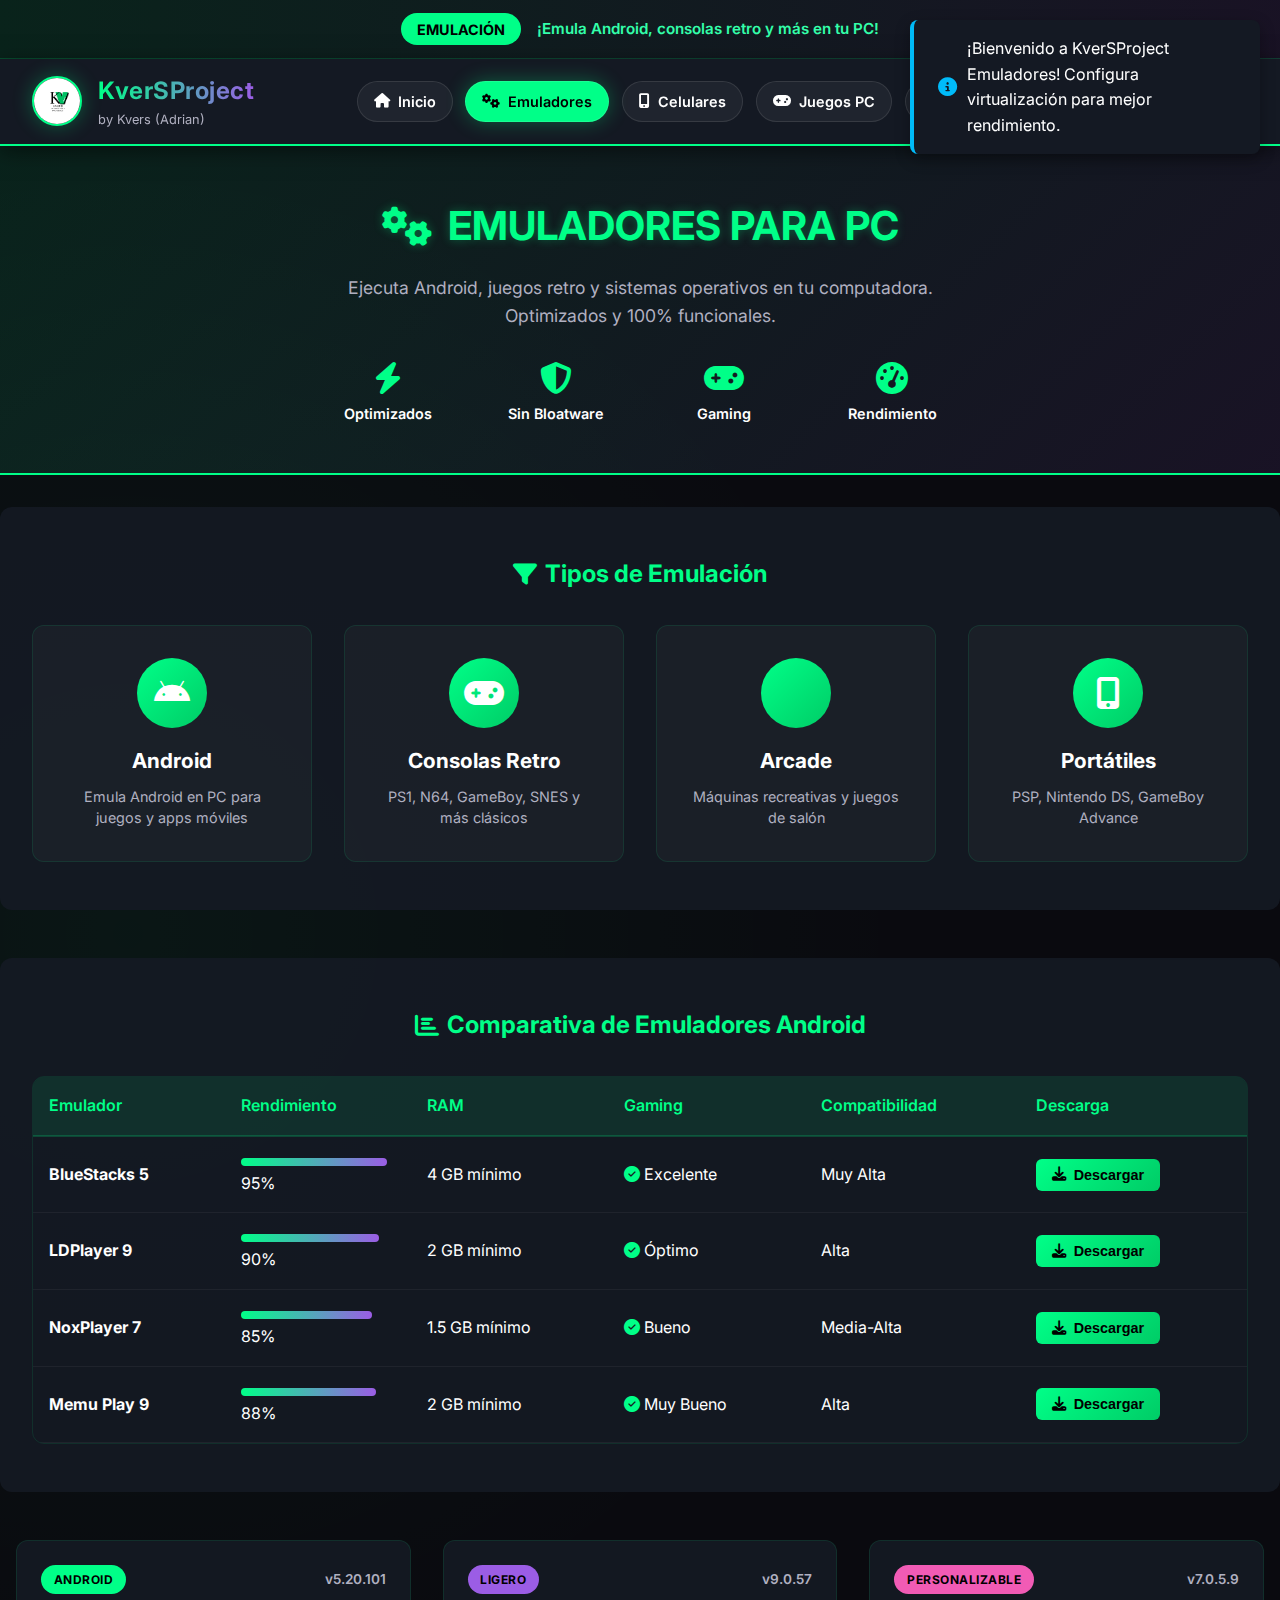
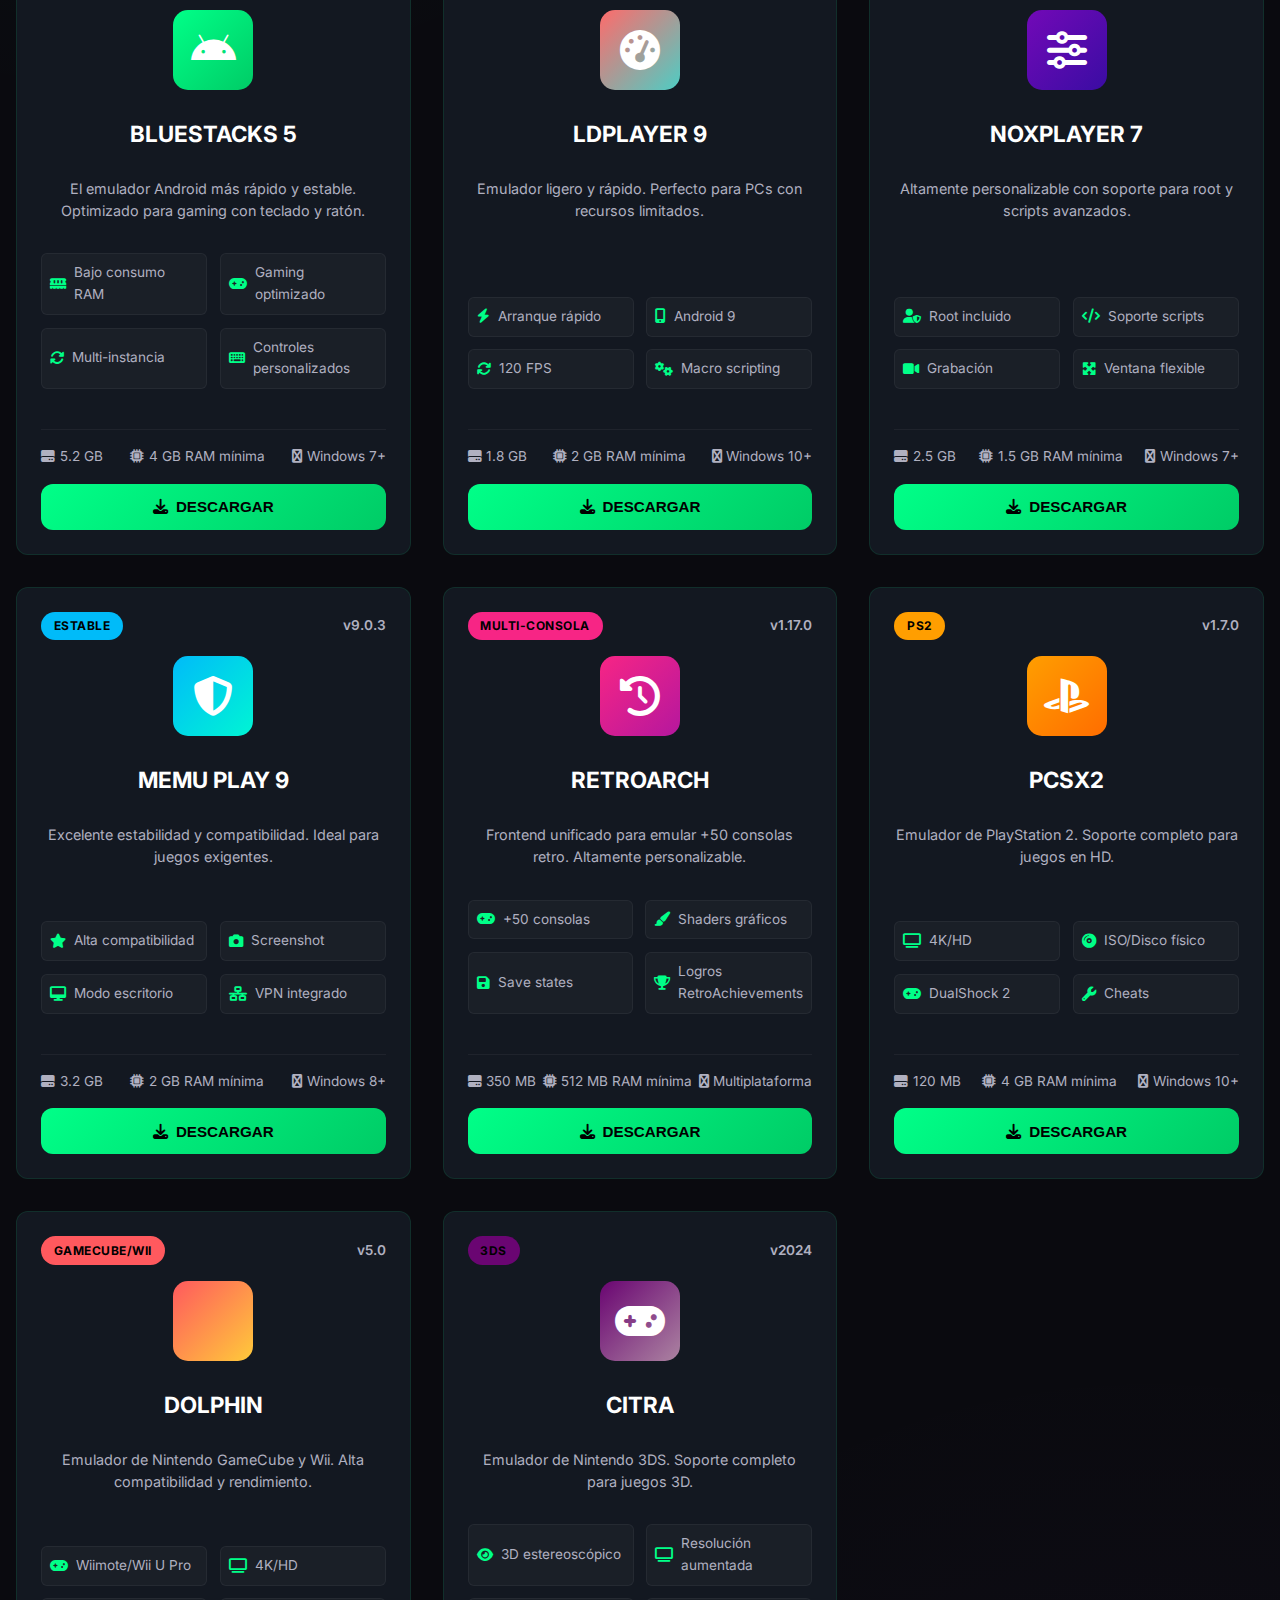
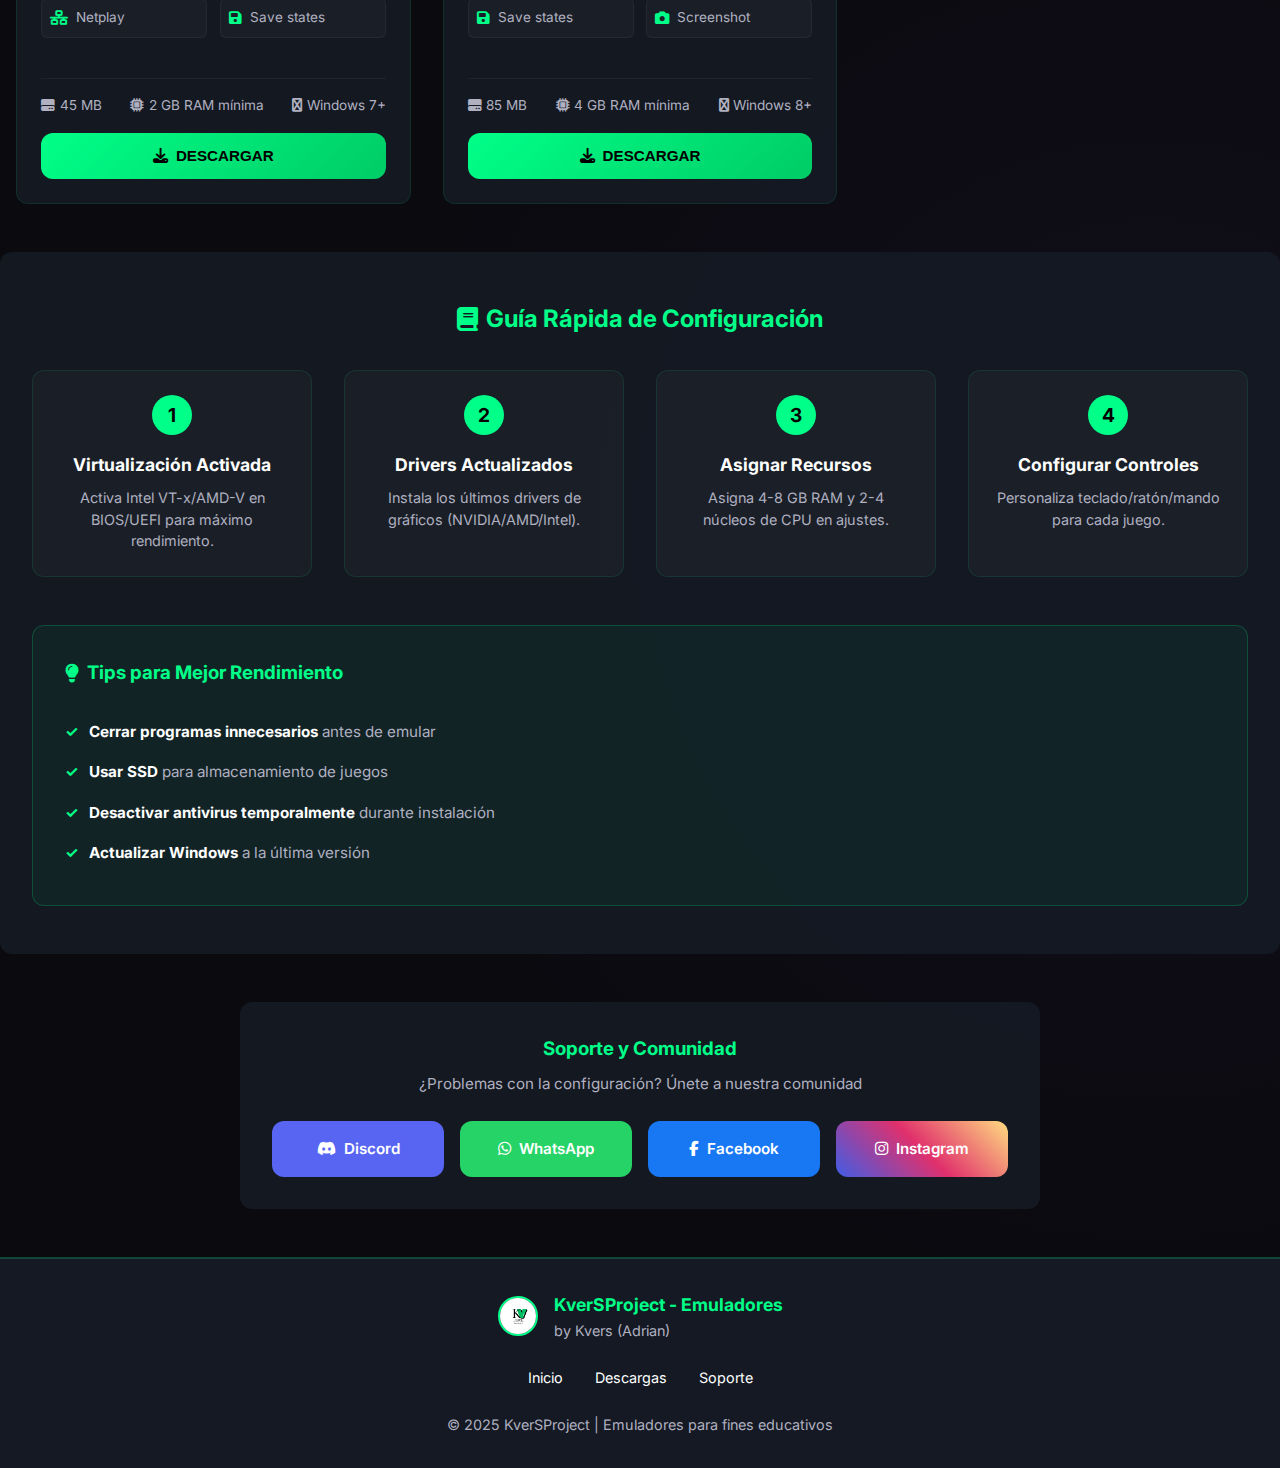
<file: emuladores.html>
<!DOCTYPE html>
<html lang="es">
<head>
  <meta charset="UTF-8">
  <meta name="viewport" content="width=device-width, initial-scale=1.0">
  <title>KverSProject - Emuladores</title>
  <link rel="stylesheet" href="coloremulador.css">
  <link href="https://cdnjs.cloudflare.com/ajax/libs/font-awesome/6.5.0/css/all.min.css" rel="stylesheet">
  <link href="https://fonts.googleapis.com/css2?family=Inter:wght@400;500;600;700;800&display=swap" rel="stylesheet">
</head>
<body>
  <!-- Anuncio Superior -->
  <div class="announcement-bar">
    <div class="announcement-content">
      <div class="announcement-badge">EMULACIÓN</div>
      <div class="announcement-text">¡Emula Android, consolas retro y más en tu PC!</div>
    </div>
  </div>

  <!-- Header -->
  <header class="header-main">
    <div class="header-container">
      <div class="logo-section">
        <div class="logo-container">
          <img src="FOTOS/kversLogo.png" alt="Logo KverSProject">
        </div>
        <div class="logo-text">
          <h1>KverSProject</h1>
          <span>by Kvers (Adrian)</span>
        </div>
      </div>

      <nav class="nav-main" id="main-nav">
        <ul class="nav-menu">
          <li><a href="index.html"><i class="fas fa-home"></i> Inicio</a></li>
          <li><a href="emuladores.html" class="activo"><i class="fas fa-cogs"></i> Emuladores</a></li>
          <li><a href="celular.html"><i class="fas fa-mobile-alt"></i> Celulares</a></li>
          <li><a href="juego.html"><i class="fas fa-gamepad"></i> Juegos PC</a></li>
          <li><a href="programas.html"><i class="fas fa-laptop-code"></i> Programas</a></li>
          <li><a href="extra.html"><i class="fas fa-plus-circle"></i> Extra</a></li>
        </ul>
      </nav>

      <button class="mobile-menu-toggle" id="menu-toggle">
        <i class="fas fa-bars"></i>
      </button>
    </div>
  </header>

  <!-- Banner Principal -->
  <section class="page-banner">
    <div class="banner-content">
      <h1><i class="fas fa-cogs"></i> EMULADORES PARA PC</h1>
      <p>Ejecuta Android, juegos retro y sistemas operativos en tu computadora. Optimizados y 100% funcionales.</p>
      <div class="banner-stats">
        <div class="stat">
          <i class="fas fa-bolt"></i>
          <span>Optimizados</span>
        </div>
        <div class="stat">
          <i class="fas fa-shield-alt"></i>
          <span>Sin Bloatware</span>
        </div>
        <div class="stat">
          <i class="fas fa-gamepad"></i>
          <span>Gaming</span>
        </div>
        <div class="stat">
          <i class="fas fa-tachometer-alt"></i>
          <span>Rendimiento</span>
        </div>
      </div>
    </div>
  </section>

  <!-- Categorías de Emuladores -->
  <section class="categories-section">
    <div class="categories-container">
      <h2><i class="fas fa-filter"></i> Tipos de Emulación</h2>
      <div class="categories-grid">
        <div class="category-card" data-category="android">
          <div class="category-icon">
            <i class="fab fa-android"></i>
          </div>
          <h3>Android</h3>
          <p>Emula Android en PC para juegos y apps móviles</p>
        </div>
        <div class="category-card" data-category="retro">
          <div class="category-icon">
            <i class="fas fa-gamepad"></i>
          </div>
          <h3>Consolas Retro</h3>
          <p>PS1, N64, GameBoy, SNES y más clásicos</p>
        </div>
        <div class="category-card" data-category="arcade">
          <div class="category-icon">
            <i class="fas fa-joystick"></i>
          </div>
          <h3>Arcade</h3>
          <p>Máquinas recreativas y juegos de salón</p>
        </div>
        <div class="category-card" data-category="handheld">
          <div class="category-icon">
            <i class="fas fa-mobile-alt"></i>
          </div>
          <h3>Portátiles</h3>
          <p>PSP, Nintendo DS, GameBoy Advance</p>
        </div>
      </div>
    </div>
  </section>

  <!-- Comparativa de Emuladores Android -->
  <section class="comparison-section">
    <div class="comparison-container">
      <h2><i class="fas fa-chart-bar"></i> Comparativa de Emuladores Android</h2>
      <div class="comparison-table">
        <table>
          <thead>
            <tr>
              <th>Emulador</th>
              <th>Rendimiento</th>
              <th>RAM</th>
              <th>Gaming</th>
              <th>Compatibilidad</th>
              <th>Descarga</th>
            </tr>
          </thead>
          <tbody>
            <tr>
              <td><strong>BlueStacks 5</strong></td>
              <td><div class="rating-bar" style="width: 95%;"></div>95%</td>
              <td>4 GB mínimo</td>
              <td><i class="fas fa-check-circle" style="color: #00ff88;"></i> Excelente</td>
              <td>Muy Alta</td>
              <td><button class="table-btn" onclick="abrirModal('1')"><i class="fas fa-download"></i> Descargar</button></td>
            </tr>
            <tr>
              <td><strong>LDPlayer 9</strong></td>
              <td><div class="rating-bar" style="width: 90%;"></div>90%</td>
              <td>2 GB mínimo</td>
              <td><i class="fas fa-check-circle" style="color: #00ff88;"></i> Óptimo</td>
              <td>Alta</td>
              <td><button class="table-btn" onclick="abrirModal('2')"><i class="fas fa-download"></i> Descargar</button></td>
            </tr>
            <tr>
              <td><strong>NoxPlayer 7</strong></td>
              <td><div class="rating-bar" style="width: 85%;"></div>85%</td>
              <td>1.5 GB mínimo</td>
              <td><i class="fas fa-check-circle" style="color: #00ff88;"></i> Bueno</td>
              <td>Media-Alta</td>
              <td><button class="table-btn" onclick="abrirModal('3')"><i class="fas fa-download"></i> Descargar</button></td>
            </tr>
            <tr>
              <td><strong>Memu Play 9</strong></td>
              <td><div class="rating-bar" style="width: 88%;"></div>88%</td>
              <td>2 GB mínimo</td>
              <td><i class="fas fa-check-circle" style="color: #00ff88;"></i> Muy Bueno</td>
              <td>Alta</td>
              <td><button class="table-btn" onclick="abrirModal('4')"><i class="fas fa-download"></i> Descargar</button></td>
            </tr>
          </tbody>
        </table>
      </div>
    </div>
  </section>

  <!-- Contenedor de Emuladores -->
  <main class="emulators-container">
    <div class="emulators-grid">
      <!-- BlueStacks -->
      <div class="emulator-card" data-category="android">
        <div class="emulator-card-header">
          <span class="emulator-badge">ANDROID</span>
          <span class="emulator-version">v5.20.101</span>
        </div>
        <div class="emulator-icon">
          <i class="fab fa-android"></i>
        </div>
        <h3 class="emulator-title">BLUESTACKS 5</h3>
        <p class="emulator-description">El emulador Android más rápido y estable. Optimizado para gaming con teclado y ratón.</p>
        <div class="emulator-features">
          <span><i class="fas fa-memory"></i> Bajo consumo RAM</span>
          <span><i class="fas fa-gamepad"></i> Gaming optimizado</span>
          <span><i class="fas fa-sync-alt"></i> Multi-instancia</span>
          <span><i class="fas fa-keyboard"></i> Controles personalizados</span>
        </div>
        <div class="emulator-info">
          <span><i class="fas fa-hdd"></i> 5.2 GB</span>
          <span><i class="fas fa-microchip"></i> 4 GB RAM mínima</span>
          <span><i class="fas fa-windows"></i> Windows 7+</span>
        </div>
        <button class="emulator-btn" onclick="abrirModal('1')">
          <i class="fas fa-download"></i> DESCARGAR
        </button>
      </div>

      <!-- LDPlayer -->
      <div class="emulator-card" data-category="android">
        <div class="emulator-card-header">
          <span class="emulator-badge" style="background: #9b5de5;">LIGERO</span>
          <span class="emulator-version">v9.0.57</span>
        </div>
        <div class="emulator-icon" style="background: linear-gradient(135deg, #FF6B6B, #4ECDC4);">
          <i class="fas fa-tachometer-alt"></i>
        </div>
        <h3 class="emulator-title">LDPLAYER 9</h3>
        <p class="emulator-description">Emulador ligero y rápido. Perfecto para PCs con recursos limitados.</p>
        <div class="emulator-features">
          <span><i class="fas fa-bolt"></i> Arranque rápido</span>
          <span><i class="fas fa-mobile-alt"></i> Android 9</span>
          <span><i class="fas fa-sync"></i> 120 FPS</span>
          <span><i class="fas fa-cogs"></i> Macro scripting</span>
        </div>
        <div class="emulator-info">
          <span><i class="fas fa-hdd"></i> 1.8 GB</span>
          <span><i class="fas fa-microchip"></i> 2 GB RAM mínima</span>
          <span><i class="fas fa-windows"></i> Windows 10+</span>
        </div>
        <button class="emulator-btn" onclick="abrirModal('2')">
          <i class="fas fa-download"></i> DESCARGAR
        </button>
      </div>

      <!-- NoxPlayer -->
      <div class="emulator-card" data-category="android">
        <div class="emulator-card-header">
          <span class="emulator-badge" style="background: #f15bb5;">PERSONALIZABLE</span>
          <span class="emulator-version">v7.0.5.9</span>
        </div>
        <div class="emulator-icon" style="background: linear-gradient(135deg, #7209B7, #3A0CA3);">
          <i class="fas fa-sliders-h"></i>
        </div>
        <h3 class="emulator-title">NOXPLAYER 7</h3>
        <p class="emulator-description">Altamente personalizable con soporte para root y scripts avanzados.</p>
        <div class="emulator-features">
          <span><i class="fas fa-user-shield"></i> Root incluido</span>
          <span><i class="fas fa-code"></i> Soporte scripts</span>
          <span><i class="fas fa-video"></i> Grabación</span>
          <span><i class="fas fa-expand-arrows-alt"></i> Ventana flexible</span>
        </div>
        <div class="emulator-info">
          <span><i class="fas fa-hdd"></i> 2.5 GB</span>
          <span><i class="fas fa-microchip"></i> 1.5 GB RAM mínima</span>
          <span><i class="fas fa-windows"></i> Windows 7+</span>
        </div>
        <button class="emulator-btn" onclick="abrirModal('3')">
          <i class="fas fa-download"></i> DESCARGAR
        </button>
      </div>

      <!-- Memu Play -->
      <div class="emulator-card" data-category="android">
        <div class="emulator-card-header">
          <span class="emulator-badge" style="background: #00bbf9;">ESTABLE</span>
          <span class="emulator-version">v9.0.3</span>
        </div>
        <div class="emulator-icon" style="background: linear-gradient(135deg, #00BBF9, #00F5D4);">
          <i class="fas fa-shield-alt"></i>
        </div>
        <h3 class="emulator-title">MEMU PLAY 9</h3>
        <p class="emulator-description">Excelente estabilidad y compatibilidad. Ideal para juegos exigentes.</p>
        <div class="emulator-features">
          <span><i class="fas fa-star"></i> Alta compatibilidad</span>
          <span><i class="fas fa-camera"></i> Screenshot</span>
          <span><i class="fas fa-desktop"></i> Modo escritorio</span>
          <span><i class="fas fa-network-wired"></i> VPN integrado</span>
        </div>
        <div class="emulator-info">
          <span><i class="fas fa-hdd"></i> 3.2 GB</span>
          <span><i class="fas fa-microchip"></i> 2 GB RAM mínima</span>
          <span><i class="fas fa-windows"></i> Windows 8+</span>
        </div>
        <button class="emulator-btn" onclick="abrirModal('4')">
          <i class="fas fa-download"></i> DESCARGAR
        </button>
      </div>

      <!-- RetroArch -->
      <div class="emulator-card" data-category="retro">
        <div class="emulator-card-header">
          <span class="emulator-badge" style="background: #f72585;">MULTI-CONSOLA</span>
          <span class="emulator-version">v1.17.0</span>
        </div>
        <div class="emulator-icon" style="background: linear-gradient(135deg, #F72585, #B5179E);">
          <i class="fas fa-history"></i>
        </div>
        <h3 class="emulator-title">RETROARCH</h3>
        <p class="emulator-description">Frontend unificado para emular +50 consolas retro. Altamente personalizable.</p>
        <div class="emulator-features">
          <span><i class="fas fa-gamepad"></i> +50 consolas</span>
          <span><i class="fas fa-paint-brush"></i> Shaders gráficos</span>
          <span><i class="fas fa-save"></i> Save states</span>
          <span><i class="fas fa-trophy"></i> Logros RetroAchievements</span>
        </div>
        <div class="emulator-info">
          <span><i class="fas fa-hdd"></i> 350 MB</span>
          <span><i class="fas fa-microchip"></i> 512 MB RAM mínima</span>
          <span><i class="fas fa-windows"></i> Multiplataforma</span>
        </div>
        <button class="emulator-btn" onclick="abrirModal('5')">
          <i class="fas fa-download"></i> DESCARGAR
        </button>
      </div>

      <!-- PCSX2 -->
      <div class="emulator-card" data-category="retro">
        <div class="emulator-card-header">
          <span class="emulator-badge" style="background: #ff9e00;">PS2</span>
          <span class="emulator-version">v1.7.0</span>
        </div>
        <div class="emulator-icon" style="background: linear-gradient(135deg, #FF9E00, #FF6D00);">
          <i class="fab fa-playstation"></i>
        </div>
        <h3 class="emulator-title">PCSX2</h3>
        <p class="emulator-description">Emulador de PlayStation 2. Soporte completo para juegos en HD.</p>
        <div class="emulator-features">
          <span><i class="fas fa-tv"></i> 4K/HD</span>
          <span><i class="fas fa-compact-disc"></i> ISO/Disco físico</span>
          <span><i class="fas fa-gamepad"></i> DualShock 2</span>
          <span><i class="fas fa-wrench"></i> Cheats</span>
        </div>
        <div class="emulator-info">
          <span><i class="fas fa-hdd"></i> 120 MB</span>
          <span><i class="fas fa-microchip"></i> 4 GB RAM mínima</span>
          <span><i class="fas fa-windows"></i> Windows 10+</span>
        </div>
        <button class="emulator-btn" onclick="abrirModal('6')">
          <i class="fas fa-download"></i> DESCARGAR
        </button>
      </div>

      <!-- Dolphin -->
      <div class="emulator-card" data-category="retro">
        <div class="emulator-card-header">
          <span class="emulator-badge" style="background: #FF595E;">GAMECUBE/WII</span>
          <span class="emulator-version">v5.0</span>
        </div>
        <div class="emulator-icon" style="background: linear-gradient(135deg, #FF595E, #FFCA3A);">
          <i class="fas fa-dolphin"></i>
        </div>
        <h3 class="emulator-title">DOLPHIN</h3>
        <p class="emulator-description">Emulador de Nintendo GameCube y Wii. Alta compatibilidad y rendimiento.</p>
        <div class="emulator-features">
          <span><i class="fas fa-gamepad"></i> Wiimote/Wii U Pro</span>
          <span><i class="fas fa-tv"></i> 4K/HD</span>
          <span><i class="fas fa-network-wired"></i> Netplay</span>
          <span><i class="fas fa-save"></i> Save states</span>
        </div>
        <div class="emulator-info">
          <span><i class="fas fa-hdd"></i> 45 MB</span>
          <span><i class="fas fa-microchip"></i> 2 GB RAM mínima</span>
          <span><i class="fas fa-windows"></i> Windows 7+</span>
        </div>
        <button class="emulator-btn" onclick="abrirModal('7')">
          <i class="fas fa-download"></i> DESCARGAR
        </button>
      </div>

      <!-- Citra -->
      <div class="emulator-card" data-category="handheld">
        <div class="emulator-card-header">
          <span class="emulator-badge" style="background: #6A0572;">3DS</span>
          <span class="emulator-version">v2024</span>
        </div>
        <div class="emulator-icon" style="background: linear-gradient(135deg, #6A0572, #AB83A1);">
          <i class="fas fa-gamepad"></i>
        </div>
        <h3 class="emulator-title">CITRA</h3>
        <p class="emulator-description">Emulador de Nintendo 3DS. Soporte completo para juegos 3D.</p>
        <div class="emulator-features">
          <span><i class="fas fa-eye"></i> 3D estereoscópico</span>
          <span><i class="fas fa-tv"></i> Resolución aumentada</span>
          <span><i class="fas fa-save"></i> Save states</span>
          <span><i class="fas fa-camera"></i> Screenshot</span>
        </div>
        <div class="emulator-info">
          <span><i class="fas fa-hdd"></i> 85 MB</span>
          <span><i class="fas fa-microchip"></i> 4 GB RAM mínima</span>
          <span><i class="fas fa-windows"></i> Windows 8+</span>
        </div>
        <button class="emulator-btn" onclick="abrirModal('8')">
          <i class="fas fa-download"></i> DESCARGAR
        </button>
      </div>
    </div>
  </main>

  <!-- Guía de Configuración -->
  <section class="guide-section">
    <div class="guide-container">
      <h2><i class="fas fa-book"></i> Guía Rápida de Configuración</h2>
      <div class="guide-steps">
        <div class="guide-step">
          <div class="step-number">1</div>
          <h3>Virtualización Activada</h3>
          <p>Activa Intel VT-x/AMD-V en BIOS/UEFI para máximo rendimiento.</p>
        </div>
        <div class="guide-step">
          <div class="step-number">2</div>
          <h3>Drivers Actualizados</h3>
          <p>Instala los últimos drivers de gráficos (NVIDIA/AMD/Intel).</p>
        </div>
        <div class="guide-step">
          <div class="step-number">3</div>
          <h3>Asignar Recursos</h3>
          <p>Asigna 4-8 GB RAM y 2-4 núcleos de CPU en ajustes.</p>
        </div>
        <div class="guide-step">
          <div class="step-number">4</div>
          <h3>Configurar Controles</h3>
          <p>Personaliza teclado/ratón/mando para cada juego.</p>
        </div>
      </div>
      <div class="guide-tips">
        <h3><i class="fas fa-lightbulb"></i> Tips para Mejor Rendimiento</h3>
        <ul>
          <li><strong>Cerrar programas innecesarios</strong> antes de emular</li>
          <li><strong>Usar SSD</strong> para almacenamiento de juegos</li>
          <li><strong>Desactivar antivirus temporalmente</strong> durante instalación</li>
          <li><strong>Actualizar Windows</strong> a la última versión</li>
        </ul>
      </div>
    </div>
  </section>

  <!-- Modal de Descarga -->
  <div class="modal" id="downloadModal">
    <div class="modal-content">
      <div class="modal-header">
        <h3><i class="fas fa-download"></i> DESCARGAR EMULADOR</h3>
        <button class="modal-close" onclick="cerrarModal()">&times;</button>
      </div>
      <div class="modal-body">
        <div class="emulator-modal-info">
          <div class="modal-emulator-icon" id="modalEmulatorIcon">
            <i class="fab fa-android"></i>
          </div>
          <div>
            <h4 id="modalEmulatorTitle">BLUESTACKS 5</h4>
            <p id="modalEmulatorDescription">El emulador Android más rápido y estable</p>
            <div class="modal-emulator-details">
              <span><i class="fas fa-hdd"></i> <strong>Tamaño:</strong> <span id="modalEmulatorSize">5.2 GB</span></span>
              <span><i class="fas fa-microchip"></i> <strong>RAM:</strong> <span id="modalEmulatorRAM">4 GB mínima</span></span>
            </div>
          </div>
        </div>
        
        <div class="download-options">
          <a id="linkMega" href="#" target="_blank" class="download-option">
            <div class="provider">
              <i class="fab fa-mega"></i>
              <div>
                <strong>MEGA</strong>
                <span class="size">Alta velocidad</span>
              </div>
            </div>
            <div class="download-btn">
              <i class="fas fa-download"></i>
              DESCARGAR
            </div>
          </a>
          
          <a id="linkMediafire" href="#" target="_blank" class="download-option">
            <div class="provider">
              <i class="fas fa-cloud-download-alt"></i>
              <div>
                <strong>MediaFire</strong>
                <span class="size">Sin límites</span>
              </div>
            </div>
            <div class="download-btn">
              <i class="fas fa-download"></i>
              DESCARGAR
            </div>
          </a>
          
          <a id="linkDrive" href="#" target="_blank" class="download-option">
            <div class="provider">
              <i class="fab fa-google-drive"></i>
              <div>
                <strong>Google Drive</strong>
                <span class="size">Directo</span>
              </div>
            </div>
            <div class="download-btn">
              <i class="fas fa-download"></i>
              DESCARGAR
            </div>
          </a>
        </div>
        
        <div class="modal-requirements">
          <h4><i class="fas fa-list-check"></i> Requisitos del Sistema</h4>
          <ul id="modalRequirements">
            <li>Windows 7/8/10/11 (64-bit)</li>
            <li>4 GB RAM mínimo (8 GB recomendado)</li>
            <li>5 GB espacio libre en SSD</li>
            <li>Intel VT-x/AMD-V activado en BIOS</li>
            <li>DirectX 11 o superior</li>
          </ul>
        </div>
        
        <div class="modal-warning">
          <i class="fas fa-exclamation-triangle"></i>
          <p><strong>IMPORTANTE:</strong> Desactiva Windows Defender temporalmente durante la instalación. No es malware.</p>
        </div>
      </div>
    </div>
  </div>

  <!-- Redes Sociales -->
  <div class="social-section">
    <h3>Soporte y Comunidad</h3>
    <p>¿Problemas con la configuración? Únete a nuestra comunidad</p>
    <div class="social-grid">
      <a href="https://discord.gg/rTmJSh4S" target="_blank" class="social-icon social-discord">
        <i class="fab fa-discord"></i> Discord
      </a>
      <a href="https://wa.me/51913550781" target="_blank" class="social-icon social-whatsapp">
        <i class="fab fa-whatsapp"></i> WhatsApp
      </a>
      <a href="https://www.facebook.com/profile.php?id=61579314076255" target="_blank" class="social-icon social-facebook">
        <i class="fab fa-facebook-f"></i> Facebook
      </a>
      <a href="https://www.instagram.com/dian_estampados" target="_blank" class="social-icon social-instagram">
        <i class="fab fa-instagram"></i> Instagram
      </a>
    </div>
  </div>

  <!-- Footer -->
  <footer class="footer-main">
    <div class="footer-content">
      <div class="footer-logo">
        <img src="FOTOS/kversLogo.png" alt="KverSProject Logo">
        <div class="footer-text">
          <h4>KverSProject - Emuladores</h4>
          <p>by Kvers (Adrian)</p>
        </div>
      </div>
      
      <div class="footer-links">
        <a href="index.html">Inicio</a>
        <a href="#modal" onclick="abrirModal('1')">Descargas</a>
        <a href="https://discord.gg/rTmJSh4S" target="_blank">Soporte</a>
      </div>
      
      <div class="footer-copyright">
        © 2025 KverSProject | Emuladores para fines educativos
      </div>
    </div>
  </footer>

  <script src="linkemulador.js"></script>
  <script>
    // Menú móvil
    document.getElementById('menu-toggle').addEventListener('click', function() {
      document.getElementById('main-nav').classList.toggle('active');
    });

    // Filtrado por categoría
    document.querySelectorAll('.category-card').forEach(card => {
      card.addEventListener('click', function() {
        const category = this.getAttribute('data-category');
        const emulators = document.querySelectorAll('.emulator-card');
        
        // Remover activo de todas las categorías
        document.querySelectorAll('.category-card').forEach(c => {
          c.classList.remove('active');
        });
        
        // Activar categoría clickeada
        this.classList.add('active');
        
        emulators.forEach(emulator => {
          if (category === 'all' || emulator.getAttribute('data-category').includes(category)) {
            emulator.style.display = 'block';
            setTimeout(() => {
              emulator.style.opacity = '1';
              emulator.style.transform = 'translateY(0)';
            }, 10);
          } else {
            emulator.style.opacity = '0';
            emulator.style.transform = 'translateY(20px)';
            setTimeout(() => {
              emulator.style.display = 'none';
            }, 300);
          }
        });
      });
    });

    // Animación de entrada de tarjetas
    document.addEventListener('DOMContentLoaded', function() {
      const emulators = document.querySelectorAll('.emulator-card');
      emulators.forEach((emulator, index) => {
        setTimeout(() => {
          emulator.style.opacity = '1';
          emulator.style.transform = 'translateY(0)';
        }, index * 100);
      });
    });

    // Cerrar modal al hacer clic fuera
    window.addEventListener('click', function(event) {
      const modal = document.getElementById('downloadModal');
      if (event.target === modal) {
        cerrarModal();
      }
    });

    // Tabla de comparación - efectos hover
    document.querySelectorAll('.table-btn').forEach(btn => {
      btn.addEventListener('mouseenter', function() {
        this.style.transform = 'scale(1.05)';
      });
      
      btn.addEventListener('mouseleave', function() {
        this.style.transform = 'scale(1)';
      });
    });

    // Mostrar consejo aleatorio
    const consejos = [
      "💡 Tip: Activa la virtualización en BIOS para mejor rendimiento",
      "🎮 Para gaming: Asigna más RAM y CPU al emulador",
      "⚡ Usa SSD para reducir tiempos de carga",
      "🛡️ Desactiva temporalmente el antivirus durante la instalación"
    ];
    
    // Mostrar consejo después de 5 segundos
    setTimeout(() => {
      const consejoAleatorio = consejos[Math.floor(Math.random() * consejos.length)];
      console.log(consejoAleatorio);
    }, 5000);
  </script>
</body>
</html>
</file>
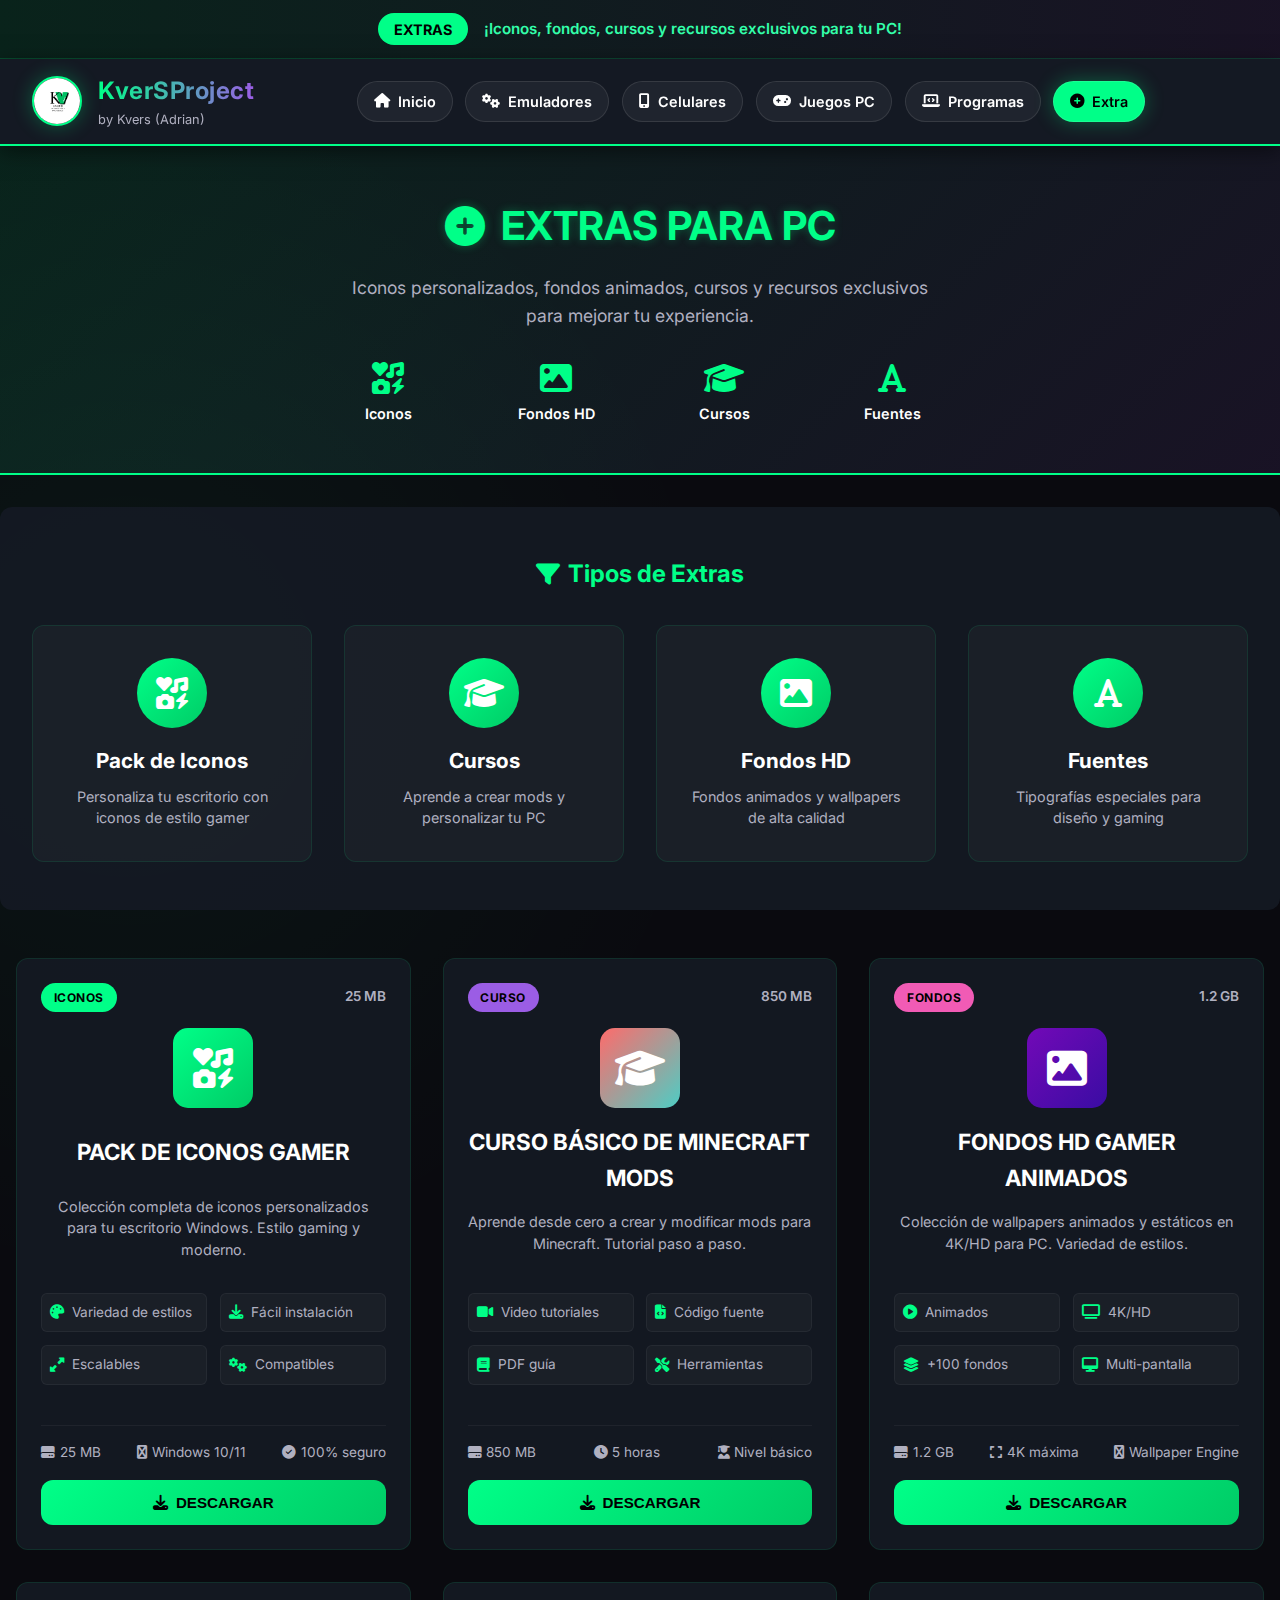
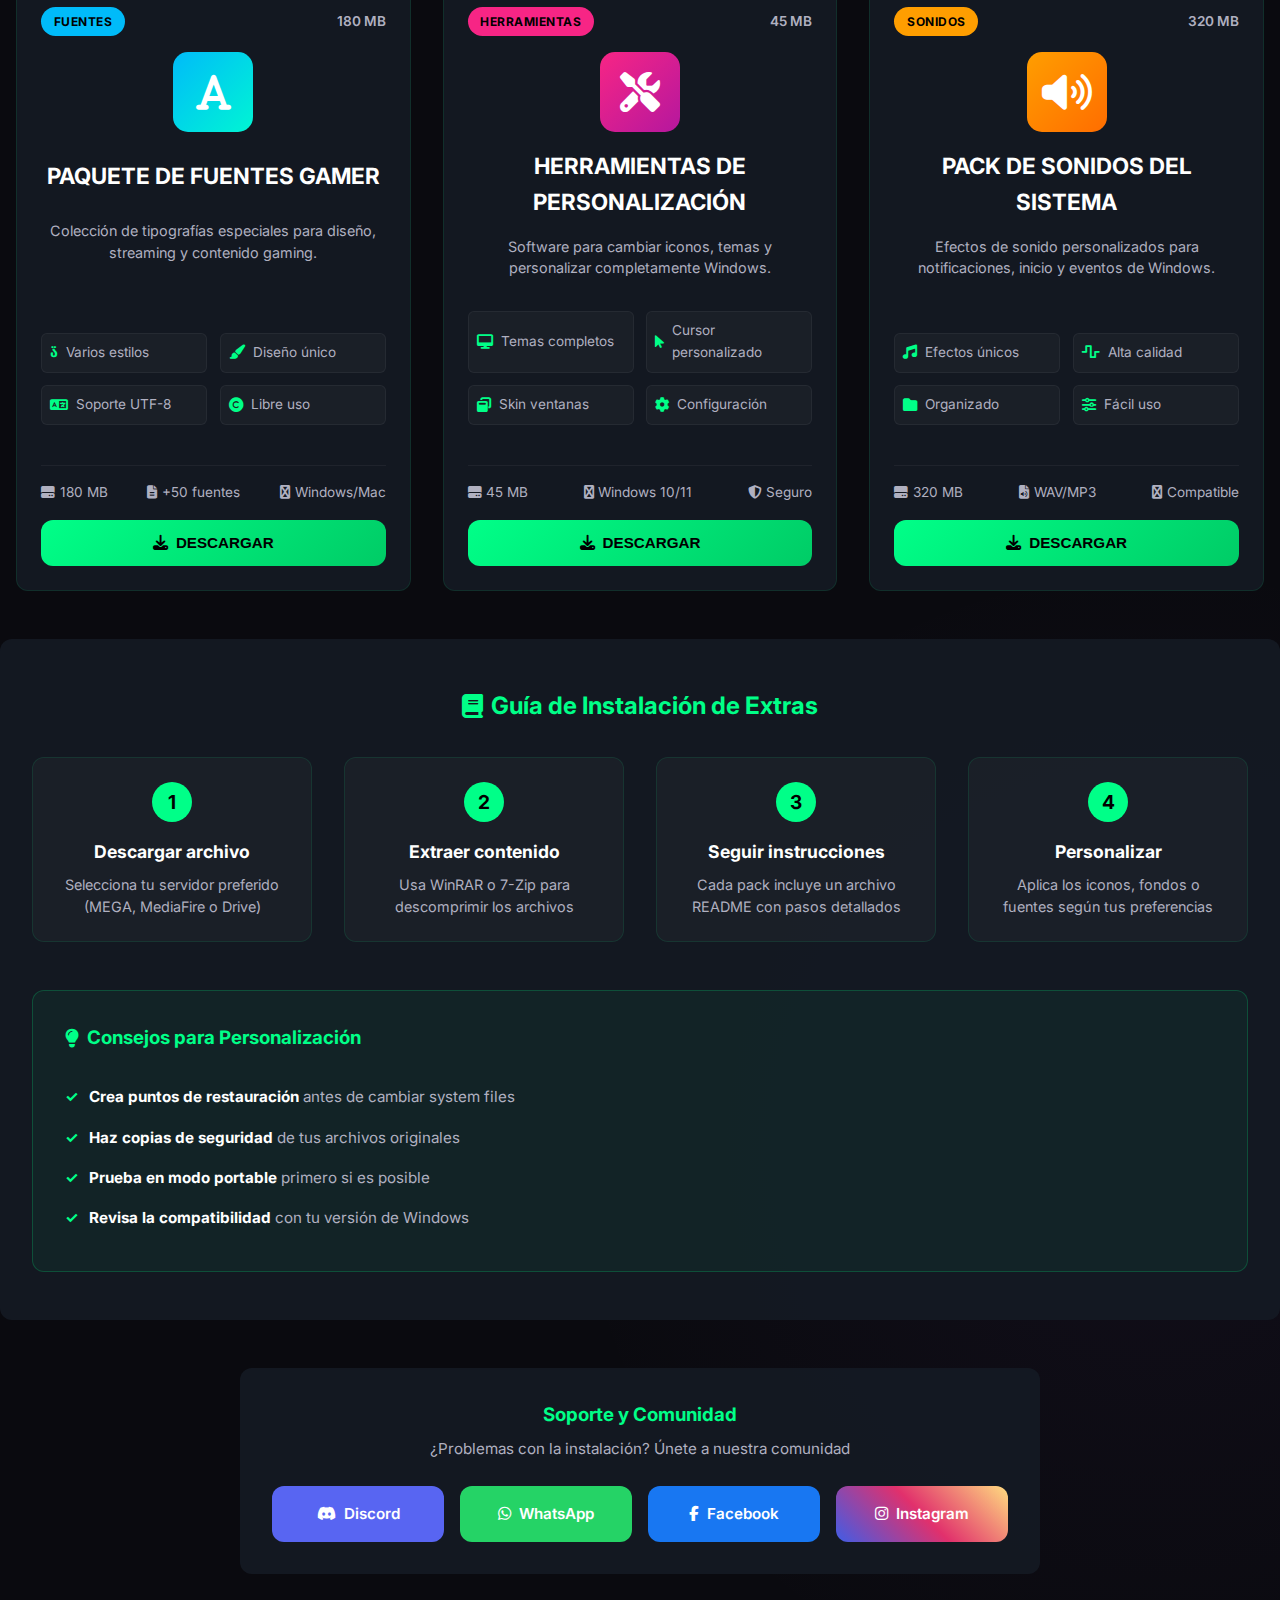
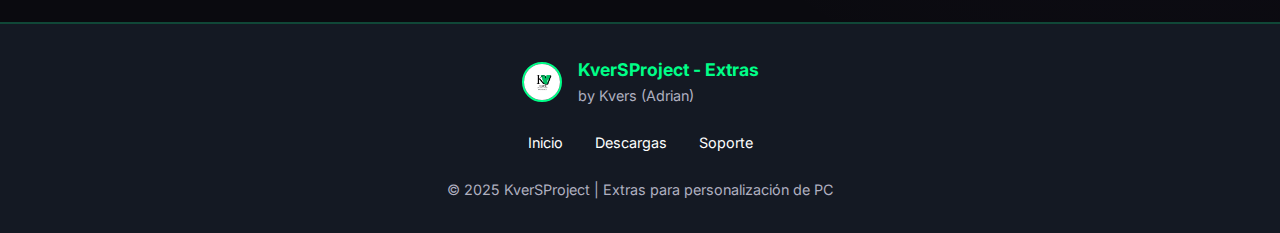
<file: extra.html>
<!DOCTYPE html>
<html lang="es">
<head>
  <meta charset="UTF-8">
  <meta name="viewport" content="width=device-width, initial-scale=1.0">
  <title>KverSProject - Extra</title>
  <link rel="stylesheet" href="extra.css">
  <link href="https://cdnjs.cloudflare.com/ajax/libs/font-awesome/6.5.0/css/all.min.css" rel="stylesheet">
  <link href="https://fonts.googleapis.com/css2?family=Inter:wght@400;500;600;700;800&display=swap" rel="stylesheet">
</head>
<body>
  <!-- Anuncio Superior -->
  <div class="announcement-bar">
    <div class="announcement-content">
      <div class="announcement-badge">EXTRAS</div>
      <div class="announcement-text">¡Iconos, fondos, cursos y recursos exclusivos para tu PC!</div>
    </div>
  </div>

  <!-- Header -->
  <header class="header-main">
    <div class="header-container">
      <div class="logo-section">
        <div class="logo-container">
          <img src="FOTOS/kversLogo.png" alt="Logo KverSProject">
        </div>
        <div class="logo-text">
          <h1>KverSProject</h1>
          <span>by Kvers (Adrian)</span>
        </div>
      </div>

      <nav class="nav-main" id="main-nav">
        <ul class="nav-menu">
          <li><a href="index.html"><i class="fas fa-home"></i> Inicio</a></li>
          <li><a href="emuladores.html"><i class="fas fa-cogs"></i> Emuladores</a></li>
          <li><a href="celular.html"><i class="fas fa-mobile-alt"></i> Celulares</a></li>
          <li><a href="juego.html"><i class="fas fa-gamepad"></i> Juegos PC</a></li>
          <li><a href="programas.html"><i class="fas fa-laptop-code"></i> Programas</a></li>
          <li><a href="extra.html" class="activo"><i class="fas fa-plus-circle"></i> Extra</a></li>
        </ul>
      </nav>

      <button class="mobile-menu-toggle" id="menu-toggle">
        <i class="fas fa-bars"></i>
      </button>
    </div>
  </header>

  <!-- Banner Principal -->
  <section class="page-banner">
    <div class="banner-content">
      <h1><i class="fas fa-plus-circle"></i> EXTRAS PARA PC</h1>
      <p>Iconos personalizados, fondos animados, cursos y recursos exclusivos para mejorar tu experiencia.</p>
      <div class="banner-stats">
        <div class="stat">
          <i class="fas fa-icons"></i>
          <span>Iconos</span>
        </div>
        <div class="stat">
          <i class="fas fa-image"></i>
          <span>Fondos HD</span>
        </div>
        <div class="stat">
          <i class="fas fa-graduation-cap"></i>
          <span>Cursos</span>
        </div>
        <div class="stat">
          <i class="fas fa-font"></i>
          <span>Fuentes</span>
        </div>
      </div>
    </div>
  </section>

  <!-- Categorías -->
  <section class="categories-section">
    <div class="categories-container">
      <h2><i class="fas fa-filter"></i> Tipos de Extras</h2>
      <div class="categories-grid">
        <div class="category-card" data-category="iconos">
          <div class="category-icon">
            <i class="fas fa-icons"></i>
          </div>
          <h3>Pack de Iconos</h3>
          <p>Personaliza tu escritorio con iconos de estilo gamer</p>
        </div>
        <div class="category-card" data-category="cursos">
          <div class="category-icon">
            <i class="fas fa-graduation-cap"></i>
          </div>
          <h3>Cursos</h3>
          <p>Aprende a crear mods y personalizar tu PC</p>
        </div>
        <div class="category-card" data-category="fondos">
          <div class="category-icon">
            <i class="fas fa-image"></i>
          </div>
          <h3>Fondos HD</h3>
          <p>Fondos animados y wallpapers de alta calidad</p>
        </div>
        <div class="category-card" data-category="fuentes">
          <div class="category-icon">
            <i class="fas fa-font"></i>
          </div>
          <h3>Fuentes</h3>
          <p>Tipografías especiales para diseño y gaming</p>
        </div>
      </div>
    </div>
  </section>

  <!-- Contenedor de Extras -->
  <main class="extras-container">
    <div class="extras-grid">
      <!-- Pack de Iconos -->
      <div class="extra-card" data-category="iconos">
        <div class="extra-card-header">
          <span class="extra-badge">ICONOS</span>
          <span class="extra-size">25 MB</span>
        </div>
        <div class="extra-icon">
          <i class="fas fa-icons"></i>
        </div>
        <h3 class="extra-title">PACK DE ICONOS GAMER</h3>
        <p class="extra-description">Colección completa de iconos personalizados para tu escritorio Windows. Estilo gaming y moderno.</p>
        <div class="extra-features">
          <span><i class="fas fa-palette"></i> Variedad de estilos</span>
          <span><i class="fas fa-download"></i> Fácil instalación</span>
          <span><i class="fas fa-expand-alt"></i> Escalables</span>
          <span><i class="fas fa-cogs"></i> Compatibles</span>
        </div>
        <div class="extra-info">
          <span><i class="fas fa-hdd"></i> 25 MB</span>
          <span><i class="fas fa-windows"></i> Windows 10/11</span>
          <span><i class="fas fa-check-circle"></i> 100% seguro</span>
        </div>
        <button class="extra-btn" onclick="abrirModal('iconos')">
          <i class="fas fa-download"></i> DESCARGAR
        </button>
      </div>

      <!-- Curso Minecraft Mods -->
      <div class="extra-card" data-category="cursos">
        <div class="extra-card-header">
          <span class="extra-badge" style="background: #9b5de5;">CURSO</span>
          <span class="extra-size">850 MB</span>
        </div>
        <div class="extra-icon" style="background: linear-gradient(135deg, #FF6B6B, #4ECDC4);">
          <i class="fas fa-graduation-cap"></i>
        </div>
        <h3 class="extra-title">CURSO BÁSICO DE MINECRAFT MODS</h3>
        <p class="extra-description">Aprende desde cero a crear y modificar mods para Minecraft. Tutorial paso a paso.</p>
        <div class="extra-features">
          <span><i class="fas fa-video"></i> Video tutoriales</span>
          <span><i class="fas fa-file-code"></i> Código fuente</span>
          <span><i class="fas fa-book"></i> PDF guía</span>
          <span><i class="fas fa-tools"></i> Herramientas</span>
        </div>
        <div class="extra-info">
          <span><i class="fas fa-hdd"></i> 850 MB</span>
          <span><i class="fas fa-clock"></i> 5 horas</span>
          <span><i class="fas fa-user-graduate"></i> Nivel básico</span>
        </div>
        <button class="extra-btn" onclick="abrirModal('curso')">
          <i class="fas fa-download"></i> DESCARGAR
        </button>
      </div>

      <!-- Fondos HD -->
      <div class="extra-card" data-category="fondos">
        <div class="extra-card-header">
          <span class="extra-badge" style="background: #f15bb5;">FONDOS</span>
          <span class="extra-size">1.2 GB</span>
        </div>
        <div class="extra-icon" style="background: linear-gradient(135deg, #7209B7, #3A0CA3);">
          <i class="fas fa-image"></i>
        </div>
        <h3 class="extra-title">FONDOS HD GAMER ANIMADOS</h3>
        <p class="extra-description">Colección de wallpapers animados y estáticos en 4K/HD para PC. Variedad de estilos.</p>
        <div class="extra-features">
          <span><i class="fas fa-play-circle"></i> Animados</span>
          <span><i class="fas fa-tv"></i> 4K/HD</span>
          <span><i class="fas fa-layer-group"></i> +100 fondos</span>
          <span><i class="fas fa-desktop"></i> Multi-pantalla</span>
        </div>
        <div class="extra-info">
          <span><i class="fas fa-hdd"></i> 1.2 GB</span>
          <span><i class="fas fa-expand"></i> 4K máxima</span>
          <span><i class="fas fa-windows"></i> Wallpaper Engine</span>
        </div>
        <button class="extra-btn" onclick="abrirModal('fondos')">
          <i class="fas fa-download"></i> DESCARGAR
        </button>
      </div>

      <!-- Fuentes -->
      <div class="extra-card" data-category="fuentes">
        <div class="extra-card-header">
          <span class="extra-badge" style="background: #00bbf9;">FUENTES</span>
          <span class="extra-size">180 MB</span>
        </div>
        <div class="extra-icon" style="background: linear-gradient(135deg, #00BBF9, #00F5D4);">
          <i class="fas fa-font"></i>
        </div>
        <h3 class="extra-title">PAQUETE DE FUENTES GAMER</h3>
        <p class="extra-description">Colección de tipografías especiales para diseño, streaming y contenido gaming.</p>
        <div class="extra-features">
          <span><i class="fas fa-typo3"></i> Varios estilos</span>
          <span><i class="fas fa-paint-brush"></i> Diseño único</span>
          <span><i class="fas fa-language"></i> Soporte UTF-8</span>
          <span><i class="fas fa-copyright"></i> Libre uso</span>
        </div>
        <div class="extra-info">
          <span><i class="fas fa-hdd"></i> 180 MB</span>
          <span><i class="fas fa-file-alt"></i> +50 fuentes</span>
          <span><i class="fas fa-windows"></i> Windows/Mac</span>
        </div>
        <button class="extra-btn" onclick="abrirModal('fuentes')">
          <i class="fas fa-download"></i> DESCARGAR
        </button>
      </div>

      <!-- Herramientas de Personalización -->
      <div class="extra-card" data-category="iconos">
        <div class="extra-card-header">
          <span class="extra-badge" style="background: #f72585;">HERRAMIENTAS</span>
          <span class="extra-size">45 MB</span>
        </div>
        <div class="extra-icon" style="background: linear-gradient(135deg, #F72585, #B5179E);">
          <i class="fas fa-tools"></i>
        </div>
        <h3 class="extra-title">HERRAMIENTAS DE PERSONALIZACIÓN</h3>
        <p class="extra-description">Software para cambiar iconos, temas y personalizar completamente Windows.</p>
        <div class="extra-features">
          <span><i class="fas fa-desktop"></i> Temas completos</span>
          <span><i class="fas fa-mouse-pointer"></i> Cursor personalizado</span>
          <span><i class="fas fa-window-restore"></i> Skin ventanas</span>
          <span><i class="fas fa-cog"></i> Configuración</span>
        </div>
        <div class="extra-info">
          <span><i class="fas fa-hdd"></i> 45 MB</span>
          <span><i class="fas fa-windows"></i> Windows 10/11</span>
          <span><i class="fas fa-shield-alt"></i> Seguro</span>
        </div>
        <button class="extra-btn" onclick="abrirModal('herramientas')">
          <i class="fas fa-download"></i> DESCARGAR
        </button>
      </div>

      <!-- Sound Packs -->
      <div class="extra-card" data-category="fondos">
        <div class="extra-card-header">
          <span class="extra-badge" style="background: #ff9e00;">SONIDOS</span>
          <span class="extra-size">320 MB</span>
        </div>
        <div class="extra-icon" style="background: linear-gradient(135deg, #FF9E00, #FF6D00);">
          <i class="fas fa-volume-up"></i>
        </div>
        <h3 class="extra-title">PACK DE SONIDOS DEL SISTEMA</h3>
        <p class="extra-description">Efectos de sonido personalizados para notificaciones, inicio y eventos de Windows.</p>
        <div class="extra-features">
          <span><i class="fas fa-music"></i> Efectos únicos</span>
          <span><i class="fas fa-wave-square"></i> Alta calidad</span>
          <span><i class="fas fa-folder"></i> Organizado</span>
          <span><i class="fas fa-sliders-h"></i> Fácil uso</span>
        </div>
        <div class="extra-info">
          <span><i class="fas fa-hdd"></i> 320 MB</span>
          <span><i class="fas fa-file-audio"></i> WAV/MP3</span>
          <span><i class="fas fa-windows"></i> Compatible</span>
        </div>
        <button class="extra-btn" onclick="abrirModal('sonidos')">
          <i class="fas fa-download"></i> DESCARGAR
        </button>
      </div>
    </div>
  </main>

  <!-- Guía de Instalación -->
  <section class="guide-section">
    <div class="guide-container">
      <h2><i class="fas fa-book"></i> Guía de Instalación de Extras</h2>
      <div class="guide-steps">
        <div class="guide-step">
          <div class="step-number">1</div>
          <h3>Descargar archivo</h3>
          <p>Selecciona tu servidor preferido (MEGA, MediaFire o Drive)</p>
        </div>
        <div class="guide-step">
          <div class="step-number">2</div>
          <h3>Extraer contenido</h3>
          <p>Usa WinRAR o 7-Zip para descomprimir los archivos</p>
        </div>
        <div class="guide-step">
          <div class="step-number">3</div>
          <h3>Seguir instrucciones</h3>
          <p>Cada pack incluye un archivo README con pasos detallados</p>
        </div>
        <div class="guide-step">
          <div class="step-number">4</div>
          <h3>Personalizar</h3>
          <p>Aplica los iconos, fondos o fuentes según tus preferencias</p>
        </div>
      </div>
      <div class="guide-tips">
        <h3><i class="fas fa-lightbulb"></i> Consejos para Personalización</h3>
        <ul>
          <li><strong>Crea puntos de restauración</strong> antes de cambiar system files</li>
          <li><strong>Haz copias de seguridad</strong> de tus archivos originales</li>
          <li><strong>Prueba en modo portable</strong> primero si es posible</li>
          <li><strong>Revisa la compatibilidad</strong> con tu versión de Windows</li>
        </ul>
      </div>
    </div>
  </section>

  <!-- Modal de Descarga -->
  <div class="modal" id="downloadModal">
    <div class="modal-content">
      <div class="modal-header">
        <h3><i class="fas fa-download"></i> DESCARGAR EXTRA</h3>
        <button class="modal-close" onclick="cerrarModal()">&times;</button>
      </div>
      <div class="modal-body">
        <div class="extra-modal-info">
          <div class="modal-extra-icon" id="modalExtraIcon">
            <i class="fas fa-icons"></i>
          </div>
          <div>
            <h4 id="modalExtraTitle">PACK DE ICONOS GAMER</h4>
            <p id="modalExtraDescription">Colección completa de iconos personalizados para tu escritorio Windows</p>
            <div class="modal-extra-details">
              <span><i class="fas fa-hdd"></i> <strong>Tamaño:</strong> <span id="modalExtraSize">25 MB</span></span>
              <span><i class="fas fa-windows"></i> <strong>Sistema:</strong> <span id="modalExtraSystem">Windows 10/11</span></span>
            </div>
          </div>
        </div>
        
        <div class="download-options">
          <a id="linkMega" href="#" target="_blank" class="download-option">
            <div class="provider">
              <i class="fab fa-mega"></i>
              <div>
                <strong>MEGA</strong>
                <span class="size">Alta velocidad</span>
              </div>
            </div>
            <div class="download-btn">
              <i class="fas fa-download"></i>
              DESCARGAR
            </div>
          </a>
          
          <a id="linkMediafire" href="#" target="_blank" class="download-option">
            <div class="provider">
              <i class="fas fa-cloud-download-alt"></i>
              <div>
                <strong>MediaFire</strong>
                <span class="size">Sin límites</span>
              </div>
            </div>
            <div class="download-btn">
              <i class="fas fa-download"></i>
              DESCARGAR
            </div>
          </a>
          
          <a id="linkDrive" href="#" target="_blank" class="download-option">
            <div class="provider">
              <i class="fab fa-google-drive"></i>
              <div>
                <strong>Google Drive</strong>
                <span class="size">Directo</span>
              </div>
            </div>
            <div class="download-btn">
              <i class="fas fa-download"></i>
              DESCARGAR
            </div>
          </a>
        </div>
        
        <div class="modal-instructions">
          <h4><i class="fas fa-list-check"></i> Instrucciones de Instalación</h4>
          <ul id="modalInstructions">
            <li>Descomprimir el archivo con WinRAR o 7-Zip</li>
            <li>Abrir la carpeta "Instalación"</li>
            <li>Ejecutar el archivo "Setup.exe" como administrador</li>
            <li>Seguir el asistente de instalación</li>
            <li>Reiniciar el explorador de Windows</li>
          </ul>
        </div>
        
        <div class="modal-warning">
          <i class="fas fa-exclamation-triangle"></i>
          <p><strong>IMPORTANTE:</strong> Recomendamos crear un punto de restauración del sistema antes de instalar.</p>
        </div>
      </div>
    </div>
  </div>

  <!-- Redes Sociales -->
  <div class="social-section">
    <h3>Soporte y Comunidad</h3>
    <p>¿Problemas con la instalación? Únete a nuestra comunidad</p>
    <div class="social-grid">
      <a href="https://discord.gg/rTmJSh4S" target="_blank" class="social-icon social-discord">
        <i class="fab fa-discord"></i> Discord
      </a>
      <a href="https://wa.me/51913550781" target="_blank" class="social-icon social-whatsapp">
        <i class="fab fa-whatsapp"></i> WhatsApp
      </a>
      <a href="https://www.facebook.com/profile.php?id=61579314076255" target="_blank" class="social-icon social-facebook">
        <i class="fab fa-facebook-f"></i> Facebook
      </a>
      <a href="https://www.instagram.com/dian_estampados" target="_blank" class="social-icon social-instagram">
        <i class="fab fa-instagram"></i> Instagram
      </a>
    </div>
  </div>

  <!-- Footer -->
  <footer class="footer-main">
    <div class="footer-content">
      <div class="footer-logo">
        <img src="FOTOS/kversLogo.png" alt="KverSProject Logo">
        <div class="footer-text">
          <h4>KverSProject - Extras</h4>
          <p>by Kvers (Adrian)</p>
        </div>
      </div>
      
      <div class="footer-links">
        <a href="index.html">Inicio</a>
        <a href="#modal" onclick="abrirModal('iconos')">Descargas</a>
        <a href="https://discord.gg/rTmJSh4S" target="_blank">Soporte</a>
      </div>
      
      <div class="footer-copyright">
        © 2025 KverSProject | Extras para personalización de PC
      </div>
    </div>
  </footer>

  <script src="linkextra.js"></script>
  <script>
    // Menú móvil
    document.getElementById('menu-toggle').addEventListener('click', function() {
      document.getElementById('main-nav').classList.toggle('active');
    });

    // Filtrado por categoría
    document.querySelectorAll('.category-card').forEach(card => {
      card.addEventListener('click', function() {
        const category = this.getAttribute('data-category');
        const extras = document.querySelectorAll('.extra-card');
        
        // Remover activo de todas las categorías
        document.querySelectorAll('.category-card').forEach(c => {
          c.classList.remove('active');
        });
        
        // Activar categoría clickeada
        this.classList.add('active');
        
        extras.forEach(extra => {
          if (category === 'all' || extra.getAttribute('data-category').includes(category)) {
            extra.style.display = 'block';
            setTimeout(() => {
              extra.style.opacity = '1';
              extra.style.transform = 'translateY(0)';
            }, 10);
          } else {
            extra.style.opacity = '0';
            extra.style.transform = 'translateY(20px)';
            setTimeout(() => {
              extra.style.display = 'none';
            }, 300);
          }
        });
      });
    });

    // Animación de entrada de tarjetas
    document.addEventListener('DOMContentLoaded', function() {
      const extras = document.querySelectorAll('.extra-card');
      extras.forEach((extra, index) => {
        setTimeout(() => {
          extra.style.opacity = '1';
          extra.style.transform = 'translateY(0)';
        }, index * 100);
      });
    });

    // Cerrar modal al hacer clic fuera
    window.addEventListener('click', function(event) {
      const modal = document.getElementById('downloadModal');
      if (event.target === modal) {
        cerrarModal();
      }
    });

    // Datos de los extras
    const extrasData = {
      'iconos': {
        title: 'PACK DE ICONOS GAMER',
        description: 'Colección completa de iconos personalizados para tu escritorio Windows. Estilo gaming y moderno.',
        size: '25 MB',
        system: 'Windows 10/11',
        icon: 'fas fa-icons',
        color: 'linear-gradient(135deg, var(--primary-color), var(--primary-dark))',
        instructions: [
          'Descomprimir el archivo con WinRAR o 7-Zip',
          'Abrir la carpeta "Iconos"',
          'Ejecutar "IconInstaller.exe" como administrador',
          'Seleccionar los iconos a cambiar',
          'Aplicar cambios y reiniciar explorador'
        ]
      },
      'curso': {
        title: 'CURSO BÁSICO DE MINECRAFT MODS',
        description: 'Aprende desde cero a crear y modificar mods para Minecraft. Tutorial paso a paso.',
        size: '850 MB',
        system: 'Windows 7+ (Java requerido)',
        icon: 'fas fa-graduation-cap',
        color: 'linear-gradient(135deg, #FF6B6B, #4ECDC4)',
        instructions: [
          'Descomprimir el archivo',
          'Abrir carpeta "Curso Minecraft Mods"',
          'Ver video introductorio "00-Introduccion.mp4"',
          'Seguir los tutoriales en orden',
          'Instalar Java y Minecraft Forge'
        ]
      },
      'fondos': {
        title: 'FONDOS HD GAMER ANIMADOS',
        description: 'Colección de wallpapers animados y estáticos en 4K/HD para PC. Variedad de estilos.',
        size: '1.2 GB',
        system: 'Windows 10/11 (Wallpaper Engine recomendado)',
        icon: 'fas fa-image',
        color: 'linear-gradient(135deg, #7209B7, #3A0CA3)',
        instructions: [
          'Descomprimir el archivo',
          'Para fondos estáticos: copiar a "Imágenes"',
          'Para fondos animados: importar en Wallpaper Engine',
          'Configurar slideshow si se desea',
          'Ajustar calidad según rendimiento'
        ]
      },
      'fuentes': {
        title: 'PAQUETE DE FUENTES GAMER',
        description: 'Colección de tipografías especiales para diseño, streaming y contenido gaming.',
        size: '180 MB',
        system: 'Windows 7/8/10/11, macOS',
        icon: 'fas fa-font',
        color: 'linear-gradient(135deg, #00BBF9, #00F5D4)',
        instructions: [
          'Descomprimir el archivo',
          'Seleccionar todas las fuentes (.ttf/.otf)',
          'Click derecho → Instalar para todos los usuarios',
          'Esperar a que se completen las instalaciones',
          'Reiniciar aplicaciones para ver cambios'
        ]
      },
      'herramientas': {
        title: 'HERRAMIENTAS DE PERSONALIZACIÓN',
        description: 'Software para cambiar iconos, temas y personalizar completamente Windows.',
        size: '45 MB',
        system: 'Windows 10/11 64-bit',
        icon: 'fas fa-tools',
        color: 'linear-gradient(135deg, #F72585, #B5179E)',
        instructions: [
          'Descomprimir el archivo',
          'Ejecutar "CustomizerSetup.exe" como administrador',
          'Seguir asistente de instalación',
          'Crear punto de restauración cuando se solicite',
          'Reiniciar sistema para aplicar cambios'
        ]
      },
      'sonidos': {
        title: 'PACK DE SONIDOS DEL SISTEMA',
        description: 'Efectos de sonido personalizados para notificaciones, inicio y eventos de Windows.',
        size: '320 MB',
        system: 'Windows 10/11',
        icon: 'fas fa-volume-up',
        color: 'linear-gradient(135deg, #FF9E00, #FF6D00)',
        instructions: [
          'Descomprimir el archivo',
          'Ir a Configuración de Windows → Sonidos',
          'Para cada evento, click en "Examinar"',
          'Seleccionar el sonido deseado de la carpeta',
          'Aplicar y guardar esquema de sonido'
        ]
      }
    };

    // Función para abrir modal
    function abrirModal(tipo) {
      const data = extrasData[tipo];
      if (!data) return;
      
      // Actualizar contenido del modal
      document.getElementById('modalExtraTitle').textContent = data.title;
      document.getElementById('modalExtraDescription').textContent = data.description;
      document.getElementById('modalExtraSize').textContent = data.size;
      document.getElementById('modalExtraSystem').textContent = data.system;
      
      // Actualizar icono
      const iconElement = document.getElementById('modalExtraIcon');
      iconElement.innerHTML = `<i class="${data.icon}"></i>`;
      iconElement.style.background = data.color;
      
      // Actualizar instrucciones
      const instructionsList = document.getElementById('modalInstructions');
      instructionsList.innerHTML = '';
      data.instructions.forEach(instruction => {
        const li = document.createElement('li');
        li.textContent = instruction;
        instructionsList.appendChild(li);
      });
      
      // Actualizar enlaces (simulados - reemplazar con enlaces reales)
      document.getElementById('linkMega').href = `https://mega.nz/file/example-${tipo}`;
      document.getElementById('linkMediafire').href = `https://www.mediafire.com/file/example-${tipo}`;
      document.getElementById('linkDrive').href = `https://drive.google.com/file/d/example-${tipo}/view`;
      
      // Mostrar modal
      document.getElementById('downloadModal').style.display = 'flex';
    }

    // Función para cerrar modal
    function cerrarModal() {
      document.getElementById('downloadModal').style.display = 'none';
    }

    // Mostrar consejo aleatorio
    const consejos = [
      "💡 Tip: Crea un punto de restauración antes de personalizar system files",
      "🎨 Para mejores resultados: usa fondos que combinen con tus iconos",
      "⚡ Wallpaper Engine consume recursos: ajústalo según tu PC",
      "🛡️ Siempre descarga de fuentes confiables como estas"
    ];
    
    // Mostrar consejo después de 5 segundos
    setTimeout(() => {
      const consejoAleatorio = consejos[Math.floor(Math.random() * consejos.length)];
      console.log(consejoAleatorio);
    }, 5000);
  </script>
</body>
</html>
</file>
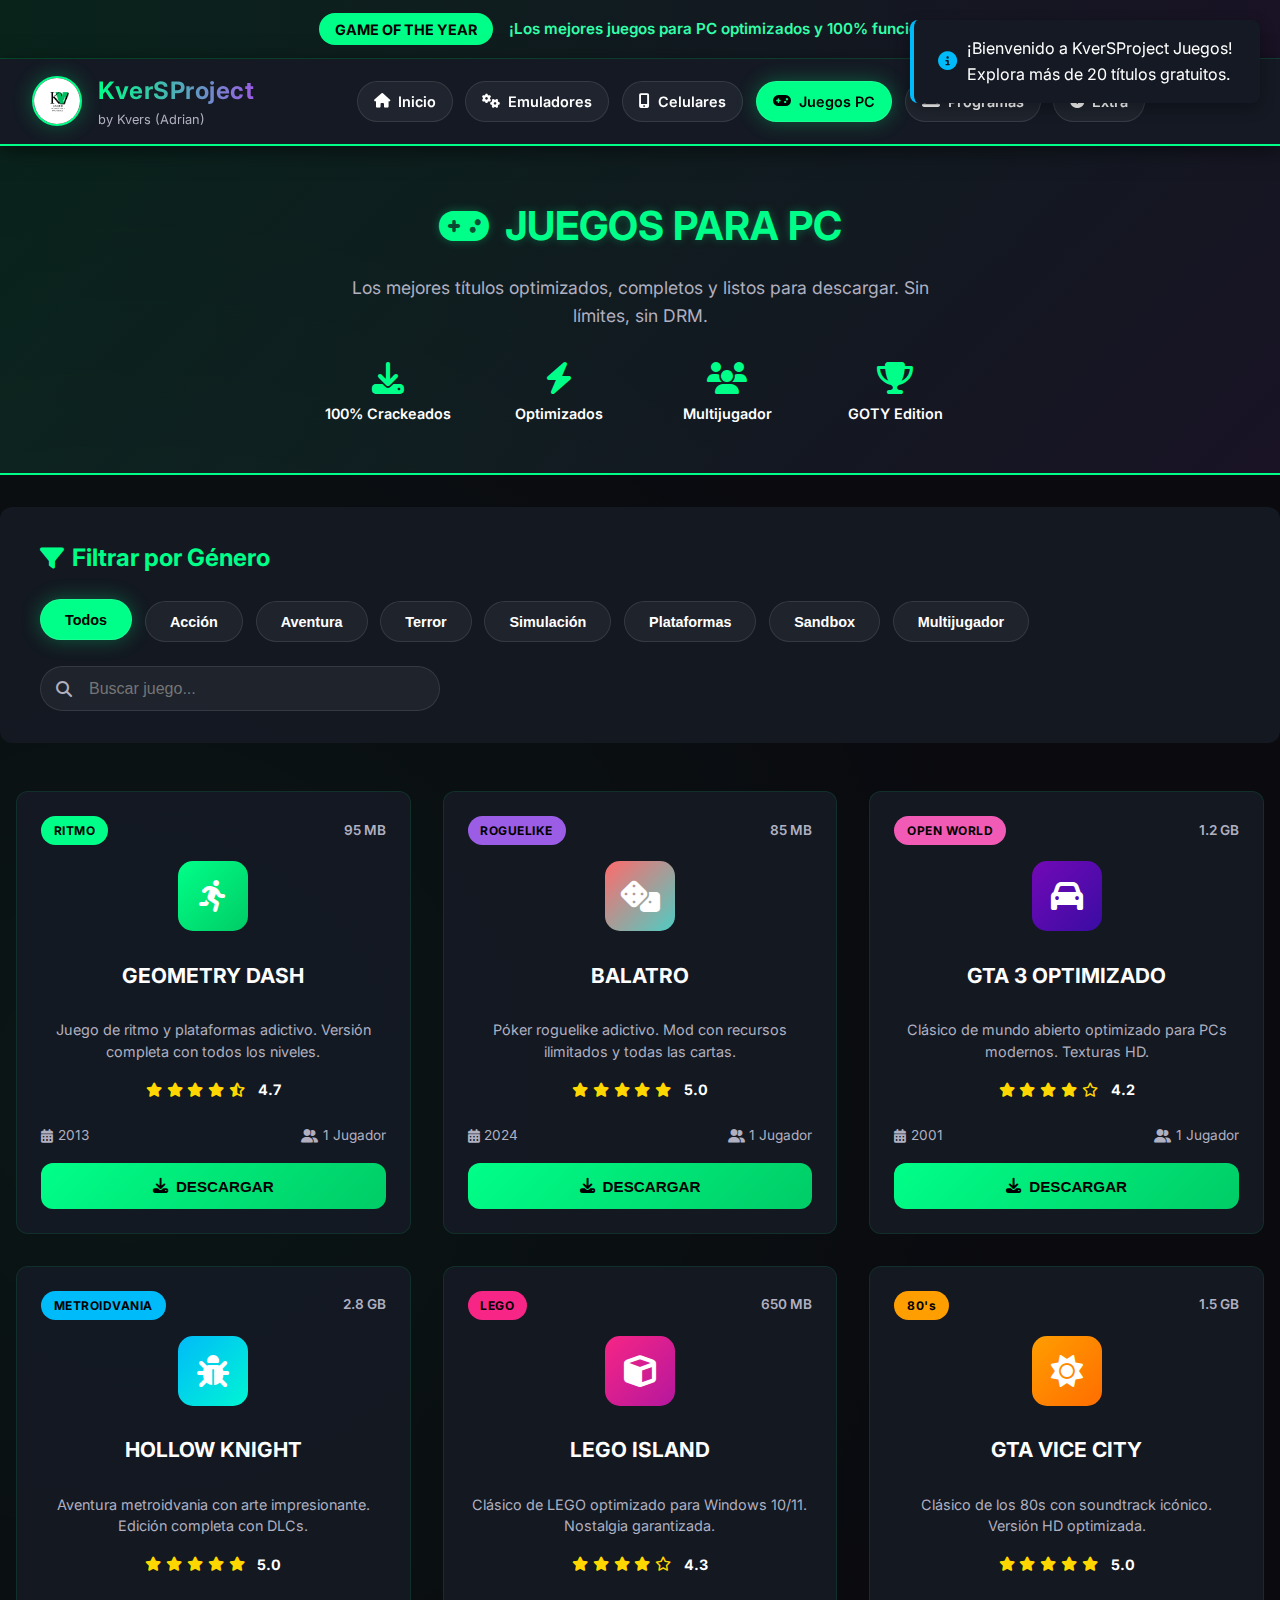
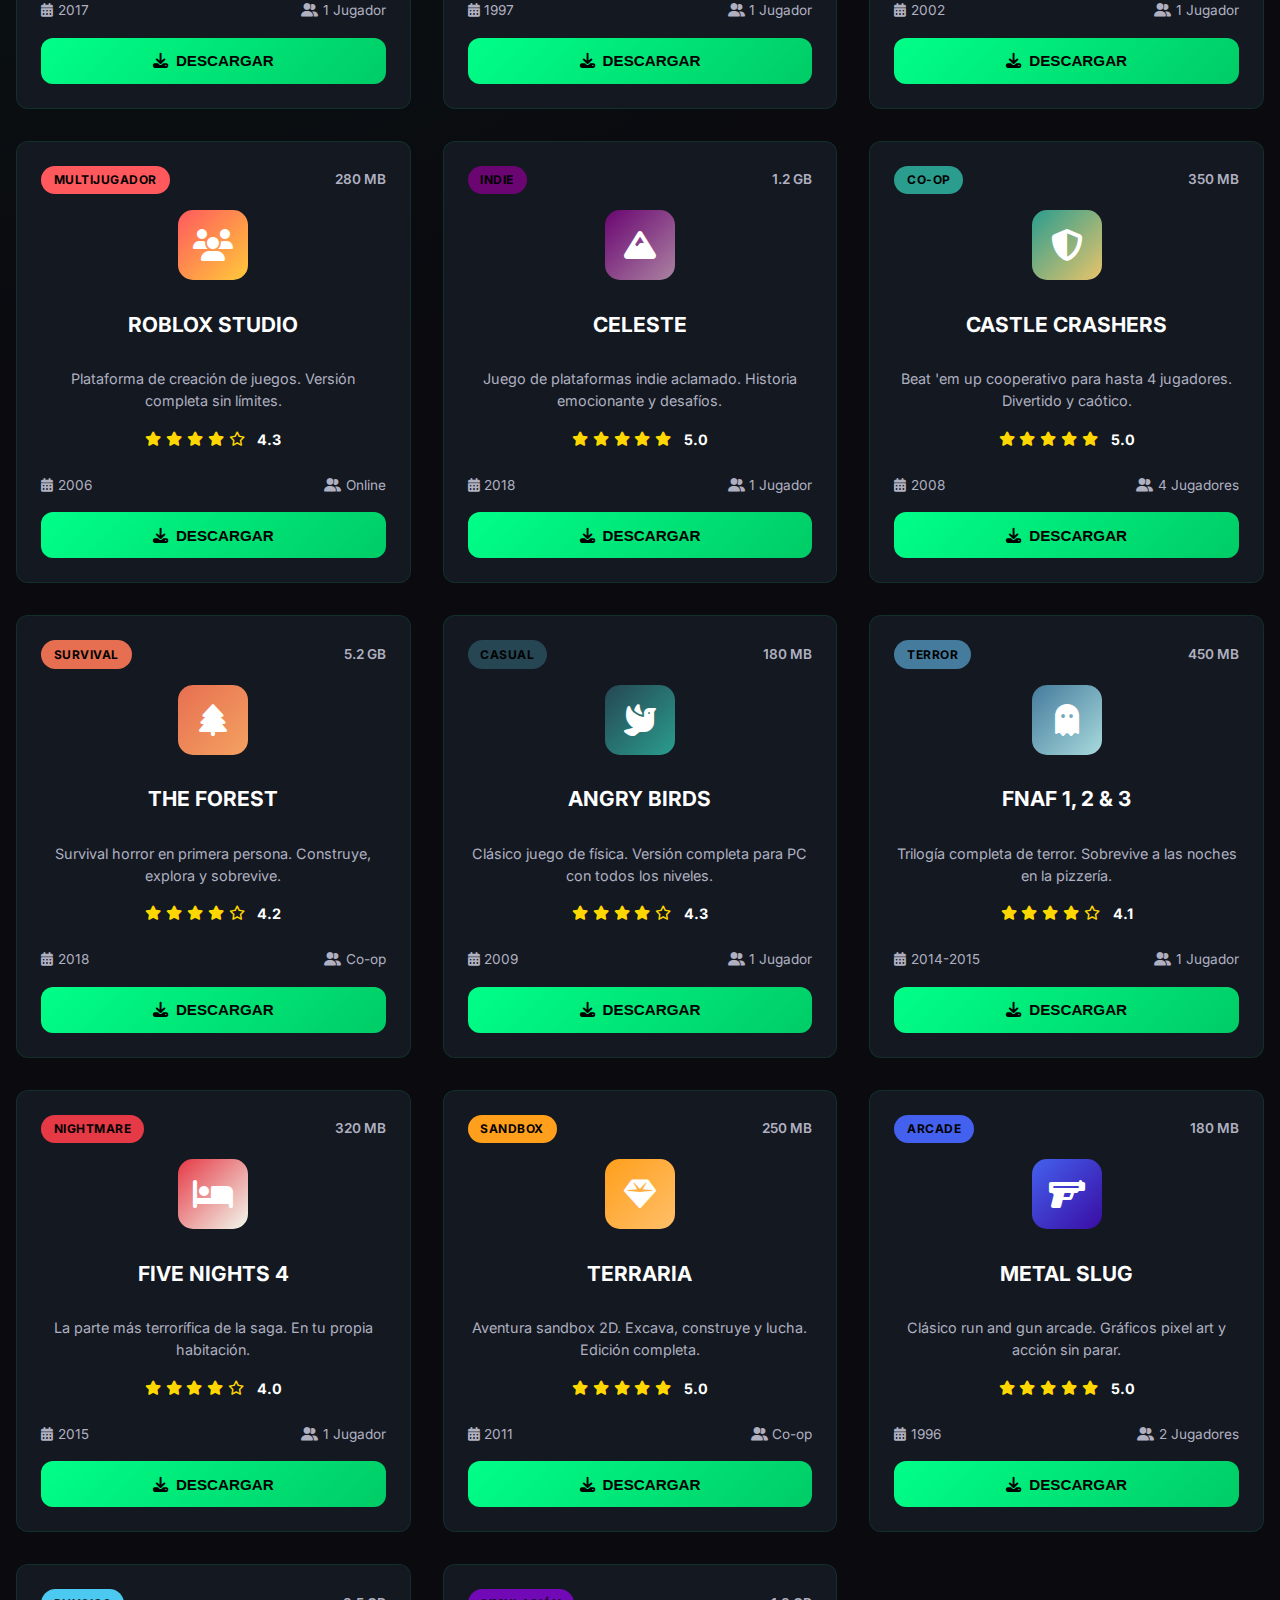
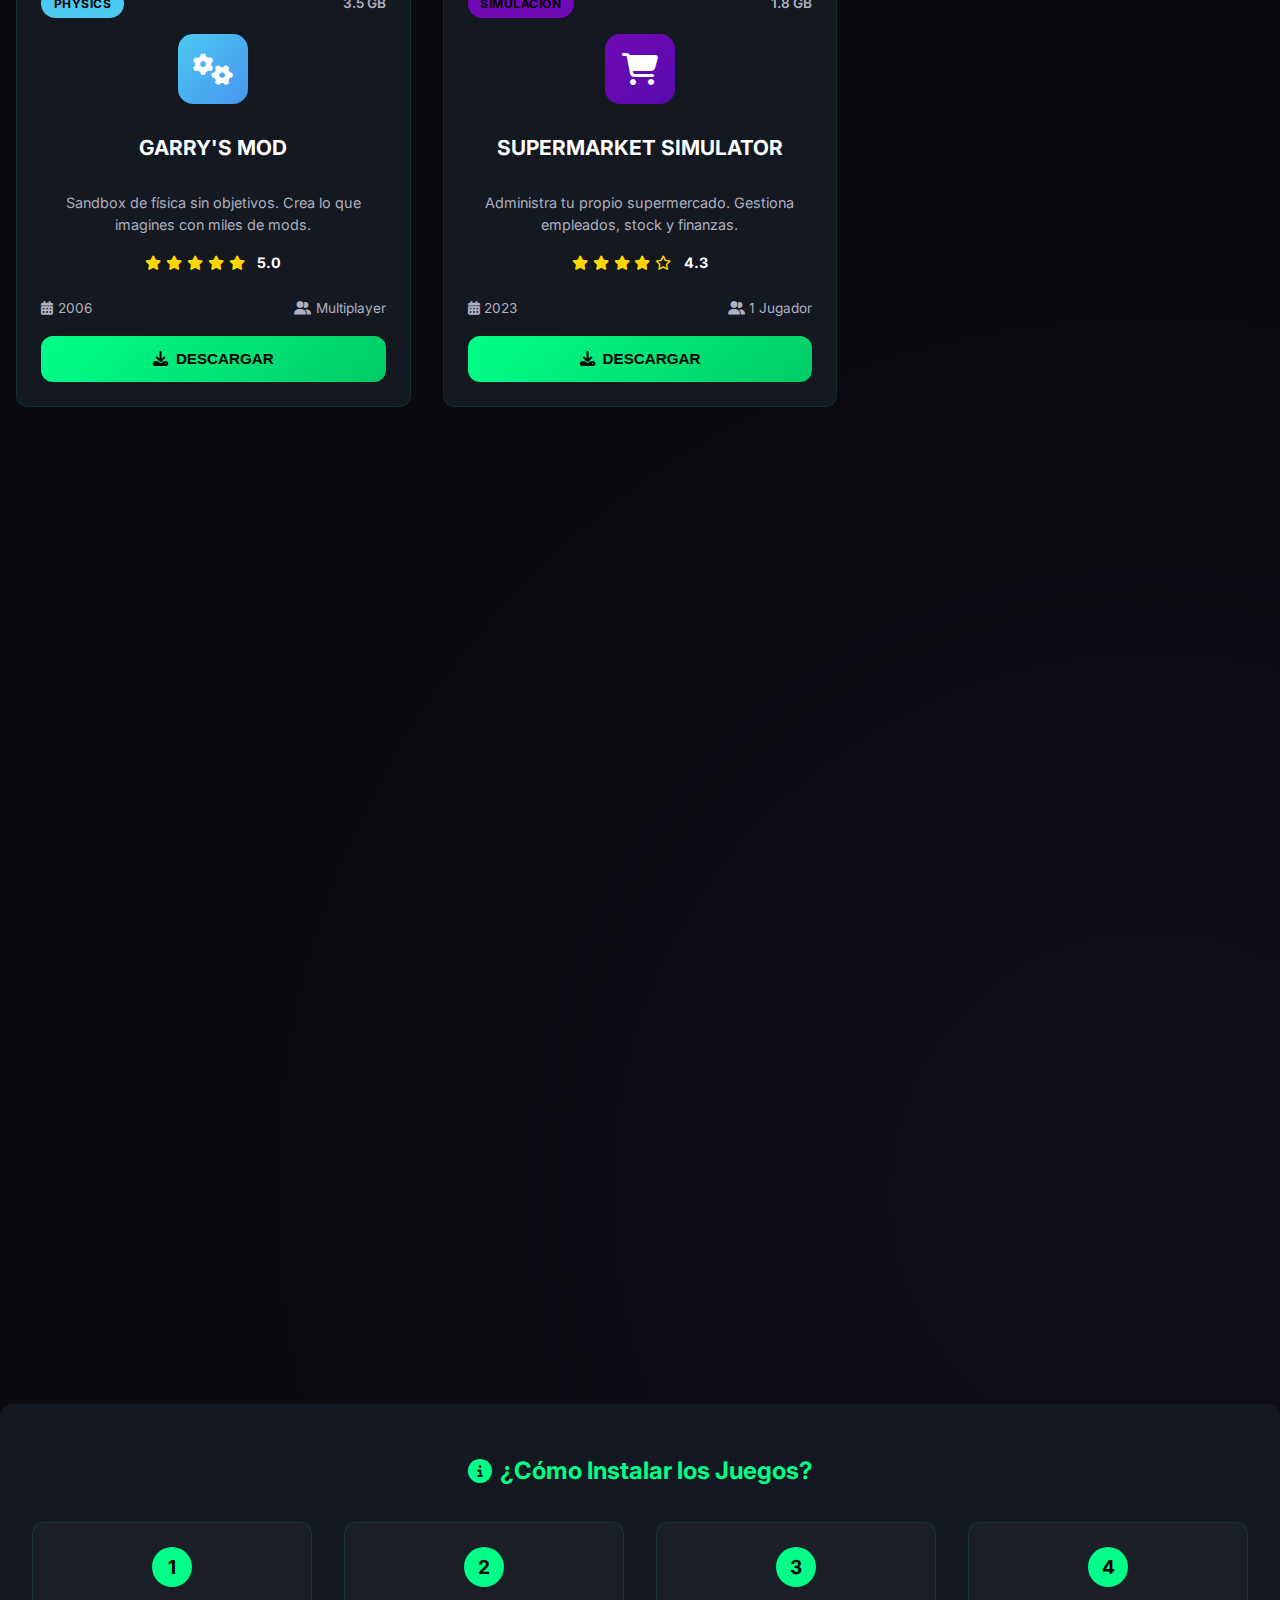
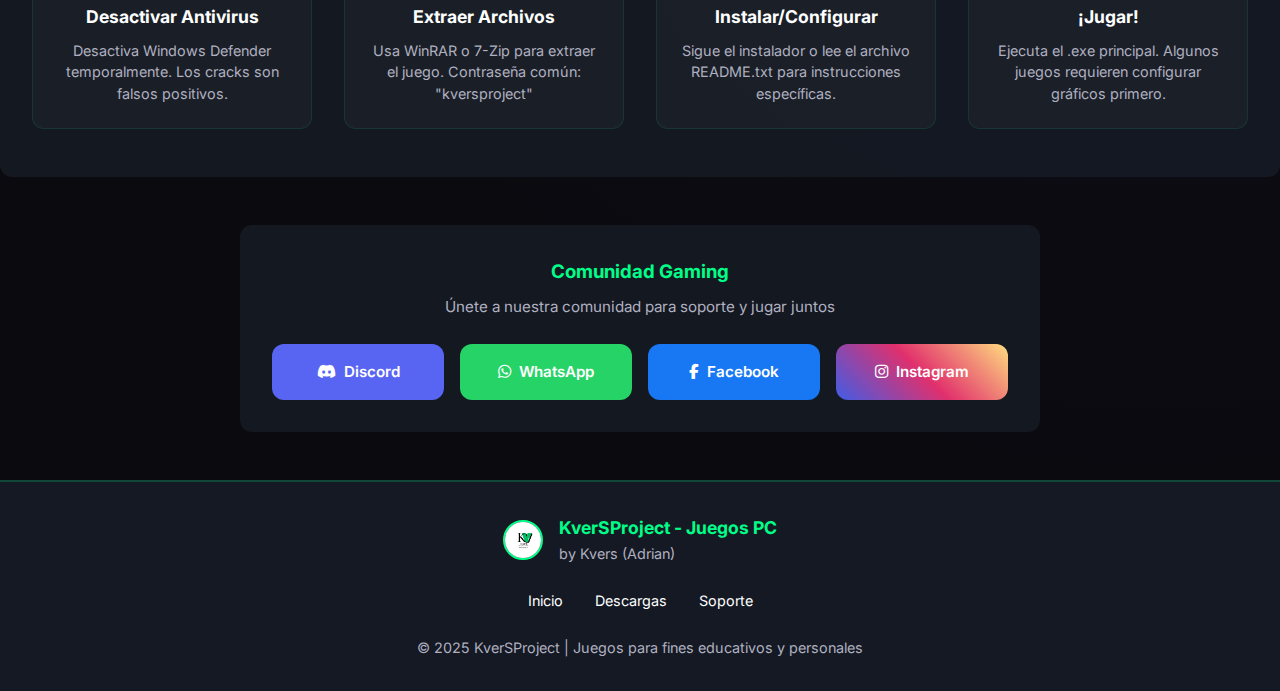
<file: juego.html>
<!DOCTYPE html>
<html lang="es">
<head>
  <meta charset="UTF-8">
  <meta name="viewport" content="width=device-width, initial-scale=1.0">
  <title>KverSProject - Juegos PC</title>
  <link rel="stylesheet" href="colorjuego.css">
  <link href="https://cdnjs.cloudflare.com/ajax/libs/font-awesome/6.5.0/css/all.min.css" rel="stylesheet">
  <link href="https://fonts.googleapis.com/css2?family=Inter:wght@400;500;600;700;800&display=swap" rel="stylesheet">
</head>
<body>
  <!-- Anuncio Superior -->
  <div class="announcement-bar">
    <div class="announcement-content">
      <div class="announcement-badge">GAME OF THE YEAR</div>
      <div class="announcement-text">¡Los mejores juegos para PC optimizados y 100% funcionales!</div>
    </div>
  </div>

  <!-- Header -->
  <header class="header-main">
    <div class="header-container">
      <div class="logo-section">
        <div class="logo-container">
          <img src="FOTOS/kversLogo.png" alt="Logo KverSProject">
        </div>
        <div class="logo-text">
          <h1>KverSProject</h1>
          <span>by Kvers (Adrian)</span>
        </div>
      </div>

      <nav class="nav-main" id="main-nav">
        <ul class="nav-menu">
          <li><a href="index.html"><i class="fas fa-home"></i> Inicio</a></li>
          <li><a href="emuladores.html"><i class="fas fa-cogs"></i> Emuladores</a></li>
          <li><a href="celular.html"><i class="fas fa-mobile-alt"></i> Celulares</a></li>
          <li><a href="juego.html" class="activo"><i class="fas fa-gamepad"></i> Juegos PC</a></li>
          <li><a href="programas.html"><i class="fas fa-laptop-code"></i> Programas</a></li>
          <li><a href="extra.html"><i class="fas fa-plus-circle"></i> Extra</a></li>
        </ul>
      </nav>

      <button class="mobile-menu-toggle" id="menu-toggle">
        <i class="fas fa-bars"></i>
      </button>
    </div>
  </header>

  <!-- Banner Principal -->
  <section class="page-banner">
    <div class="banner-content">
      <h1><i class="fas fa-gamepad"></i> JUEGOS PARA PC</h1>
      <p>Los mejores títulos optimizados, completos y listos para descargar. Sin límites, sin DRM.</p>
      <div class="banner-stats">
        <div class="stat">
          <i class="fas fa-download"></i>
          <span>100% Crackeados</span>
        </div>
        <div class="stat">
          <i class="fas fa-bolt"></i>
          <span>Optimizados</span>
        </div>
        <div class="stat">
          <i class="fas fa-users"></i>
          <span>Multijugador</span>
        </div>
        <div class="stat">
          <i class="fas fa-trophy"></i>
          <span>GOTY Edition</span>
        </div>
      </div>
    </div>
  </section>

  <!-- Filtros de Categorías -->
  <section class="filters-section">
    <div class="filters-container">
      <h2><i class="fas fa-filter"></i> Filtrar por Género</h2>
      <div class="filter-buttons">
        <button class="filter-btn active" data-filter="all">Todos</button>
        <button class="filter-btn" data-filter="action">Acción</button>
        <button class="filter-btn" data-filter="adventure">Aventura</button>
        <button class="filter-btn" data-filter="horror">Terror</button>
        <button class="filter-btn" data-filter="simulation">Simulación</button>
        <button class="filter-btn" data-filter="platformer">Plataformas</button>
        <button class="filter-btn" data-filter="sandbox">Sandbox</button>
        <button class="filter-btn" data-filter="multiplayer">Multijugador</button>
      </div>
      <div class="search-box">
        <i class="fas fa-search"></i>
        <input type="text" id="gameSearch" placeholder="Buscar juego...">
      </div>
    </div>
  </section>

  <!-- Contenedor de Juegos -->
  <main class="games-container">
    <div class="games-grid">
      <!-- GEOMETRY DASH -->
      <div class="game-card" data-category="platformer" data-rating="5">
        <div class="game-card-header">
          <span class="game-badge">RITMO</span>
          <span class="game-size">95 MB</span>
        </div>
        <div class="game-icon">
          <i class="fas fa-running"></i>
        </div>
        <h3 class="game-title">GEOMETRY DASH</h3>
        <p class="game-description">Juego de ritmo y plataformas adictivo. Versión completa con todos los niveles.</p>
        <div class="game-rating">
          <i class="fas fa-star"></i>
          <i class="fas fa-star"></i>
          <i class="fas fa-star"></i>
          <i class="fas fa-star"></i>
          <i class="fas fa-star-half-alt"></i>
          <span>4.7</span>
        </div>
        <div class="game-info">
          <span><i class="fas fa-calendar-alt"></i> 2013</span>
          <span><i class="fas fa-user-friends"></i> 1 Jugador</span>
        </div>
        <button class="game-btn" onclick="abrirModal('1')">
          <i class="fas fa-download"></i> DESCARGAR
        </button>
      </div>

      <!-- BALATRO -->
      <div class="game-card" data-category="simulation" data-rating="5">
        <div class="game-card-header">
          <span class="game-badge" style="background: #9b5de5;">ROGUELIKE</span>
          <span class="game-size">85 MB</span>
        </div>
        <div class="game-icon" style="background: linear-gradient(135deg, #FF6B6B, #4ECDC4);">
          <i class="fas fa-dice"></i>
        </div>
        <h3 class="game-title">BALATRO</h3>
        <p class="game-description">Póker roguelike adictivo. Mod con recursos ilimitados y todas las cartas.</p>
        <div class="game-rating">
          <i class="fas fa-star"></i>
          <i class="fas fa-star"></i>
          <i class="fas fa-star"></i>
          <i class="fas fa-star"></i>
          <i class="fas fa-star"></i>
          <span>5.0</span>
        </div>
        <div class="game-info">
          <span><i class="fas fa-calendar-alt"></i> 2024</span>
          <span><i class="fas fa-user-friends"></i> 1 Jugador</span>
        </div>
        <button class="game-btn" onclick="abrirModal('2')">
          <i class="fas fa-download"></i> DESCARGAR
        </button>
      </div>

      <!-- GTA 3 OPTIMIZADO -->
      <div class="game-card" data-category="action sandbox" data-rating="4">
        <div class="game-card-header">
          <span class="game-badge" style="background: #f15bb5;">OPEN WORLD</span>
          <span class="game-size">1.2 GB</span>
        </div>
        <div class="game-icon" style="background: linear-gradient(135deg, #7209B7, #3A0CA3);">
          <i class="fas fa-car"></i>
        </div>
        <h3 class="game-title">GTA 3 OPTIMIZADO</h3>
        <p class="game-description">Clásico de mundo abierto optimizado para PCs modernos. Texturas HD.</p>
        <div class="game-rating">
          <i class="fas fa-star"></i>
          <i class="fas fa-star"></i>
          <i class="fas fa-star"></i>
          <i class="fas fa-star"></i>
          <i class="far fa-star"></i>
          <span>4.2</span>
        </div>
        <div class="game-info">
          <span><i class="fas fa-calendar-alt"></i> 2001</span>
          <span><i class="fas fa-user-friends"></i> 1 Jugador</span>
        </div>
        <button class="game-btn" onclick="abrirModal('3')">
          <i class="fas fa-download"></i> DESCARGAR
        </button>
      </div>

      <!-- HOLLOW KNIGHT -->
      <div class="game-card" data-category="adventure platformer" data-rating="5">
        <div class="game-card-header">
          <span class="game-badge" style="background: #00bbf9;">METROIDVANIA</span>
          <span class="game-size">2.8 GB</span>
        </div>
        <div class="game-icon" style="background: linear-gradient(135deg, #00BBF9, #00F5D4);">
          <i class="fas fa-bug"></i>
        </div>
        <h3 class="game-title">HOLLOW KNIGHT</h3>
        <p class="game-description">Aventura metroidvania con arte impresionante. Edición completa con DLCs.</p>
        <div class="game-rating">
          <i class="fas fa-star"></i>
          <i class="fas fa-star"></i>
          <i class="fas fa-star"></i>
          <i class="fas fa-star"></i>
          <i class="fas fa-star"></i>
          <span>5.0</span>
        </div>
        <div class="game-info">
          <span><i class="fas fa-calendar-alt"></i> 2017</span>
          <span><i class="fas fa-user-friends"></i> 1 Jugador</span>
        </div>
        <button class="game-btn" onclick="abrirModal('4')">
          <i class="fas fa-download"></i> DESCARGAR
        </button>
      </div>

      <!-- LEGO ISLAND -->
      <div class="game-card" data-category="adventure simulation" data-rating="4">
        <div class="game-card-header">
          <span class="game-badge" style="background: #f72585;">LEGO</span>
          <span class="game-size">650 MB</span>
        </div>
        <div class="game-icon" style="background: linear-gradient(135deg, #F72585, #B5179E);">
          <i class="fas fa-cube"></i>
        </div>
        <h3 class="game-title">LEGO ISLAND</h3>
        <p class="game-description">Clásico de LEGO optimizado para Windows 10/11. Nostalgia garantizada.</p>
        <div class="game-rating">
          <i class="fas fa-star"></i>
          <i class="fas fa-star"></i>
          <i class="fas fa-star"></i>
          <i class="fas fa-star"></i>
          <i class="far fa-star"></i>
          <span>4.3</span>
        </div>
        <div class="game-info">
          <span><i class="fas fa-calendar-alt"></i> 1997</span>
          <span><i class="fas fa-user-friends"></i> 1 Jugador</span>
        </div>
        <button class="game-btn" onclick="abrirModal('5')">
          <i class="fas fa-download"></i> DESCARGAR
        </button>
      </div>

      <!-- GTA VICE CITY -->
      <div class="game-card" data-category="action sandbox" data-rating="5">
        <div class="game-card-header">
          <span class="game-badge" style="background: #ff9e00;">80's</span>
          <span class="game-size">1.5 GB</span>
        </div>
        <div class="game-icon" style="background: linear-gradient(135deg, #FF9E00, #FF6D00);">
          <i class="fas fa-sun"></i>
        </div>
        <h3 class="game-title">GTA VICE CITY</h3>
        <p class="game-description">Clásico de los 80s con soundtrack icónico. Versión HD optimizada.</p>
        <div class="game-rating">
          <i class="fas fa-star"></i>
          <i class="fas fa-star"></i>
          <i class="fas fa-star"></i>
          <i class="fas fa-star"></i>
          <i class="fas fa-star"></i>
          <span>5.0</span>
        </div>
        <div class="game-info">
          <span><i class="fas fa-calendar-alt"></i> 2002</span>
          <span><i class="fas fa-user-friends"></i> 1 Jugador</span>
        </div>
        <button class="game-btn" onclick="abrirModal('6')">
          <i class="fas fa-download"></i> DESCARGAR
        </button>
      </div>

      <!-- ROBLOX -->
      <div class="game-card" data-category="sandbox multiplayer" data-rating="4">
        <div class="game-card-header">
          <span class="game-badge" style="background: #FF595E;">MULTIJUGADOR</span>
          <span class="game-size">280 MB</span>
        </div>
        <div class="game-icon" style="background: linear-gradient(135deg, #FF595E, #FFCA3A);">
          <i class="fas fa-users"></i>
        </div>
        <h3 class="game-title">ROBLOX STUDIO</h3>
        <p class="game-description">Plataforma de creación de juegos. Versión completa sin límites.</p>
        <div class="game-rating">
          <i class="fas fa-star"></i>
          <i class="fas fa-star"></i>
          <i class="fas fa-star"></i>
          <i class="fas fa-star"></i>
          <i class="far fa-star"></i>
          <span>4.3</span>
        </div>
        <div class="game-info">
          <span><i class="fas fa-calendar-alt"></i> 2006</span>
          <span><i class="fas fa-user-friends"></i> Online</span>
        </div>
        <button class="game-btn" onclick="abrirModal('7')">
          <i class="fas fa-download"></i> DESCARGAR
        </button>
      </div>

      <!-- CELESTE -->
      <div class="game-card" data-category="platformer adventure" data-rating="5">
        <div class="game-card-header">
          <span class="game-badge" style="background: #6A0572;">INDIE</span>
          <span class="game-size">1.2 GB</span>
        </div>
        <div class="game-icon" style="background: linear-gradient(135deg, #6A0572, #AB83A1);">
          <i class="fas fa-mountain"></i>
        </div>
        <h3 class="game-title">CELESTE</h3>
        <p class="game-description">Juego de plataformas indie aclamado. Historia emocionante y desafíos.</p>
        <div class="game-rating">
          <i class="fas fa-star"></i>
          <i class="fas fa-star"></i>
          <i class="fas fa-star"></i>
          <i class="fas fa-star"></i>
          <i class="fas fa-star"></i>
          <span>5.0</span>
        </div>
        <div class="game-info">
          <span><i class="fas fa-calendar-alt"></i> 2018</span>
          <span><i class="fas fa-user-friends"></i> 1 Jugador</span>
        </div>
        <button class="game-btn" onclick="abrirModal('8')">
          <i class="fas fa-download"></i> DESCARGAR
        </button>
      </div>

      <!-- CASTLE CRASHERS -->
      <div class="game-card" data-category="action multiplayer" data-rating="5">
        <div class="game-card-header">
          <span class="game-badge" style="background: #2A9D8F;">CO-OP</span>
          <span class="game-size">350 MB</span>
        </div>
        <div class="game-icon" style="background: linear-gradient(135deg, #2A9D8F, #E9C46A);">
          <i class="fas fa-shield-alt"></i>
        </div>
        <h3 class="game-title">CASTLE CRASHERS</h3>
        <p class="game-description">Beat 'em up cooperativo para hasta 4 jugadores. Divertido y caótico.</p>
        <div class="game-rating">
          <i class="fas fa-star"></i>
          <i class="fas fa-star"></i>
          <i class="fas fa-star"></i>
          <i class="fas fa-star"></i>
          <i class="fas fa-star"></i>
          <span>5.0</span>
        </div>
        <div class="game-info">
          <span><i class="fas fa-calendar-alt"></i> 2008</span>
          <span><i class="fas fa-user-friends"></i> 4 Jugadores</span>
        </div>
        <button class="game-btn" onclick="abrirModal('9')">
          <i class="fas fa-download"></i> DESCARGAR
        </button>
      </div>

      <!-- THE FOREST -->
      <div class="game-card" data-category="horror adventure" data-rating="4">
        <div class="game-card-header">
          <span class="game-badge" style="background: #E76F51;">SURVIVAL</span>
          <span class="game-size">5.2 GB</span>
        </div>
        <div class="game-icon" style="background: linear-gradient(135deg, #E76F51, #F4A261);">
          <i class="fas fa-tree"></i>
        </div>
        <h3 class="game-title">THE FOREST</h3>
        <p class="game-description">Survival horror en primera persona. Construye, explora y sobrevive.</p>
        <div class="game-rating">
          <i class="fas fa-star"></i>
          <i class="fas fa-star"></i>
          <i class="fas fa-star"></i>
          <i class="fas fa-star"></i>
          <i class="far fa-star"></i>
          <span>4.2</span>
        </div>
        <div class="game-info">
          <span><i class="fas fa-calendar-alt"></i> 2018</span>
          <span><i class="fas fa-user-friends"></i> Co-op</span>
        </div>
        <button class="game-btn" onclick="abrirModal('10')">
          <i class="fas fa-download"></i> DESCARGAR
        </button>
      </div>

      <!-- ANGRY BIRDS -->
      <div class="game-card" data-category="simulation" data-rating="4">
        <div class="game-card-header">
          <span class="game-badge" style="background: #264653;">CASUAL</span>
          <span class="game-size">180 MB</span>
        </div>
        <div class="game-icon" style="background: linear-gradient(135deg, #264653, #2A9D8F);">
          <i class="fas fa-dove"></i>
        </div>
        <h3 class="game-title">ANGRY BIRDS</h3>
        <p class="game-description">Clásico juego de física. Versión completa para PC con todos los niveles.</p>
        <div class="game-rating">
          <i class="fas fa-star"></i>
          <i class="fas fa-star"></i>
          <i class="fas fa-star"></i>
          <i class="fas fa-star"></i>
          <i class="far fa-star"></i>
          <span>4.3</span>
        </div>
        <div class="game-info">
          <span><i class="fas fa-calendar-alt"></i> 2009</span>
          <span><i class="fas fa-user-friends"></i> 1 Jugador</span>
        </div>
        <button class="game-btn" onclick="abrirModal('11')">
          <i class="fas fa-download"></i> DESCARGAR
        </button>
      </div>

      <!-- FIVE NIGHTS 1-2-3 -->
      <div class="game-card" data-category="horror" data-rating="4">
        <div class="game-card-header">
          <span class="game-badge" style="background: #457B9D;">TERROR</span>
          <span class="game-size">450 MB</span>
        </div>
        <div class="game-icon" style="background: linear-gradient(135deg, #457B9D, #A8DADC);">
          <i class="fas fa-ghost"></i>
        </div>
        <h3 class="game-title">FNAF 1, 2 & 3</h3>
        <p class="game-description">Trilogía completa de terror. Sobrevive a las noches en la pizzería.</p>
        <div class="game-rating">
          <i class="fas fa-star"></i>
          <i class="fas fa-star"></i>
          <i class="fas fa-star"></i>
          <i class="fas fa-star"></i>
          <i class="far fa-star"></i>
          <span>4.1</span>
        </div>
        <div class="game-info">
          <span><i class="fas fa-calendar-alt"></i> 2014-2015</span>
          <span><i class="fas fa-user-friends"></i> 1 Jugador</span>
        </div>
        <button class="game-btn" onclick="abrirModal('12')">
          <i class="fas fa-download"></i> DESCARGAR
        </button>
      </div>

      <!-- FIVE NIGHTS 4 -->
      <div class="game-card" data-category="horror" data-rating="4">
        <div class="game-card-header">
          <span class="game-badge" style="background: #E63946;">NIGHTMARE</span>
          <span class="game-size">320 MB</span>
        </div>
        <div class="game-icon" style="background: linear-gradient(135deg, #E63946, #F1FAEE);">
          <i class="fas fa-bed"></i>
        </div>
        <h3 class="game-title">FIVE NIGHTS 4</h3>
        <p class="game-description">La parte más terrorífica de la saga. En tu propia habitación.</p>
        <div class="game-rating">
          <i class="fas fa-star"></i>
          <i class="fas fa-star"></i>
          <i class="fas fa-star"></i>
          <i class="fas fa-star"></i>
          <i class="far fa-star"></i>
          <span>4.0</span>
        </div>
        <div class="game-info">
          <span><i class="fas fa-calendar-alt"></i> 2015</span>
          <span><i class="fas fa-user-friends"></i> 1 Jugador</span>
        </div>
        <button class="game-btn" onclick="abrirModal('13')">
          <i class="fas fa-download"></i> DESCARGAR
        </button>
      </div>

      <!-- TERRARIA -->
      <div class="game-card" data-category="sandbox adventure" data-rating="5">
        <div class="game-card-header">
          <span class="game-badge" style="background: #FF9F1C;">SANDBOX</span>
          <span class="game-size">250 MB</span>
        </div>
        <div class="game-icon" style="background: linear-gradient(135deg, #FF9F1C, #FFBF69);">
          <i class="fas fa-gem"></i>
        </div>
        <h3 class="game-title">TERRARIA</h3>
        <p class="game-description">Aventura sandbox 2D. Excava, construye y lucha. Edición completa.</p>
        <div class="game-rating">
          <i class="fas fa-star"></i>
          <i class="fas fa-star"></i>
          <i class="fas fa-star"></i>
          <i class="fas fa-star"></i>
          <i class="fas fa-star"></i>
          <span>5.0</span>
        </div>
        <div class="game-info">
          <span><i class="fas fa-calendar-alt"></i> 2011</span>
          <span><i class="fas fa-user-friends"></i> Co-op</span>
        </div>
        <button class="game-btn" onclick="abrirModal('14')">
          <i class="fas fa-download"></i> DESCARGAR
        </button>
      </div>

      <!-- METAL SLUG -->
      <div class="game-card" data-category="action" data-rating="5">
        <div class="game-card-header">
          <span class="game-badge" style="background: #4361EE;">ARCADE</span>
          <span class="game-size">180 MB</span>
        </div>
        <div class="game-icon" style="background: linear-gradient(135deg, #4361EE, #3A0CA3);">
          <i class="fas fa-gun"></i>
        </div>
        <h3 class="game-title">METAL SLUG</h3>
        <p class="game-description">Clásico run and gun arcade. Gráficos pixel art y acción sin parar.</p>
        <div class="game-rating">
          <i class="fas fa-star"></i>
          <i class="fas fa-star"></i>
          <i class="fas fa-star"></i>
          <i class="fas fa-star"></i>
          <i class="fas fa-star"></i>
          <span>5.0</span>
        </div>
        <div class="game-info">
          <span><i class="fas fa-calendar-alt"></i> 1996</span>
          <span><i class="fas fa-user-friends"></i> 2 Jugadores</span>
        </div>
        <button class="game-btn" onclick="abrirModal('15')">
          <i class="fas fa-download"></i> DESCARGAR
        </button>
      </div>

      <!-- GARRY'S MOD -->
      <div class="game-card" data-category="sandbox multiplayer" data-rating="5">
        <div class="game-card-header">
          <span class="game-badge" style="background: #4CC9F0;">PHYSICS</span>
          <span class="game-size">3.5 GB</span>
        </div>
        <div class="game-icon" style="background: linear-gradient(135deg, #4CC9F0, #4895EF);">
          <i class="fas fa-cogs"></i>
        </div>
        <h3 class="game-title">GARRY'S MOD</h3>
        <p class="game-description">Sandbox de física sin objetivos. Crea lo que imagines con miles de mods.</p>
        <div class="game-rating">
          <i class="fas fa-star"></i>
          <i class="fas fa-star"></i>
          <i class="fas fa-star"></i>
          <i class="fas fa-star"></i>
          <i class="fas fa-star"></i>
          <span>5.0</span>
        </div>
        <div class="game-info">
          <span><i class="fas fa-calendar-alt"></i> 2006</span>
          <span><i class="fas fa-user-friends"></i> Multiplayer</span>
        </div>
        <button class="game-btn" onclick="abrirModal('16')">
          <i class="fas fa-download"></i> DESCARGAR
        </button>
      </div>

      <!-- SUPERMARKET SIMULATOR -->
      <div class="game-card" data-category="simulation" data-rating="4">
        <div class="game-card-header">
          <span class="game-badge" style="background: #7209B7;">SIMULACIÓN</span>
          <span class="game-size">1.8 GB</span>
        </div>
        <div class="game-icon" style="background: linear-gradient(135deg, #7209B7, #560BAD);">
          <i class="fas fa-shopping-cart"></i>
        </div>
        <h3 class="game-title">SUPERMARKET SIMULATOR</h3>
        <p class="game-description">Administra tu propio supermercado. Gestiona empleados, stock y finanzas.</p>
        <div class="game-rating">
          <i class="fas fa-star"></i>
          <i class="fas fa-star"></i>
          <i class="fas fa-star"></i>
          <i class="fas fa-star"></i>
          <i class="far fa-star"></i>
          <span>4.3</span>
        </div>
        <div class="game-info">
          <span><i class="fas fa-calendar-alt"></i> 2023</span>
          <span><i class="fas fa-user-friends"></i> 1 Jugador</span>
        </div>
        <button class="game-btn" onclick="abrirModal('17')">
          <i class="fas fa-download"></i> DESCARGAR
        </button>
      </div>

      <!-- SKLAUNCHER MINECRAFT -->
      <div class="game-card" data-category="sandbox multiplayer" data-rating="5">
        <div class="game-card-header">
          <span class="game-badge" style="background: #3A0CA3;">FREE</span>
          <span class="game-size">280 MB</span>
        </div>
        <div class="game-icon" style="background: linear-gradient(135deg, #3A0CA3, #4361EE);">
          <i class="fas fa-cube"></i>
        </div>
        <h3 class="game-title">SKLAUNCHER MINECRAFT</h3>
        <p class="game-description">Launcher alternativo para Minecraft. Juega gratis con mods y skins.</p>
        <div class="game-rating">
          <i class="fas fa-star"></i>
          <i class="fas fa-star"></i>
          <i class="fas fa-star"></i>
          <i class="fas fa-star"></i>
          <i class="fas fa-star"></i>
          <span>5.0</span>
        </div>
        <div class="game-info">
          <span><i class="fas fa-calendar-alt"></i> 2024</span>
          <span><i class="fas fa-user-friends"></i> Online</span>
        </div>
        <button class="game-btn" onclick="abrirModal('18')">
          <i class="fas fa-download"></i> DESCARGAR
        </button>
      </div>

      <!-- OUTLAST -->
      <div class="game-card" data-category="horror" data-rating="5">
        <div class="game-card-header">
          <span class="game-badge" style="background: #F72585;">SURVIVAL</span>
          <span class="game-size">5.5 GB</span>
        </div>
        <div class="game-icon" style="background: linear-gradient(135deg, #F72585, #B5179E);">
          <i class="fas fa-video"></i>
        </div>
        <h3 class="game-title">OUTLAST</h3>
        <p class="game-description">Survival horror de infiltración. Solo tienes una cámara y mucho miedo.</p>
        <div class="game-rating">
          <i class="fas fa-star"></i>
          <i class="fas fa-star"></i>
          <i class="fas fa-star"></i>
          <i class="fas fa-star"></i>
          <i class="fas fa-star"></i>
          <span>5.0</span>
        </div>
        <div class="game-info">
          <span><i class="fas fa-calendar-alt"></i> 2013</span>
          <span><i class="fas fa-user-friends"></i> 1 Jugador</span>
        </div>
        <button class="game-btn" onclick="abrirModal('19')">
          <i class="fas fa-download"></i> DESCARGAR
        </button>
      </div>

      <!-- GTA SAN ANDREAS -->
      <div class="game-card" data-category="action sandbox" data-rating="5">
        <div class="game-card-header">
          <span class="game-badge" style="background: #FF6B6B;">90's</span>
          <span class="game-size">4.2 GB</span>
        </div>
        <div class="game-icon" style="background: linear-gradient(135deg, #FF6B6B, #4ECDC4);">
          <i class="fas fa-gangster"></i>
        </div>
        <h3 class="game-title">GTA SAN ANDREAS</h3>
        <p class="game-description">El mejor GTA de la historia. Versión definitiva con mods gráficos.</p>
        <div class="game-rating">
          <i class="fas fa-star"></i>
          <i class="fas fa-star"></i>
          <i class="fas fa-star"></i>
          <i class="fas fa-star"></i>
          <i class="fas fa-star"></i>
          <span>5.0</span>
        </div>
        <div class="game-info">
          <span><i class="fas fa-calendar-alt"></i> 2004</span>
          <span><i class="fas fa-user-friends"></i> 1 Jugador</span>
        </div>
        <button class="game-btn" onclick="abrirModal('20')">
          <i class="fas fa-download"></i> DESCARGAR
        </button>
      </div>

      <!-- LEFT 4 DEAD 2 -->
      <div class="game-card" data-category="action multiplayer" data-rating="5">
        <div class="game-card-header">
          <span class="game-badge" style="background: #FF9E00;">ZOMBIES</span>
          <span class="game-size">7.5 GB</span>
        </div>
        <div class="game-icon" style="background: linear-gradient(135deg, #FF9E00, #FF6D00);">
          <i class="fas fa-skull-crossbones"></i>
        </div>
        <h3 class="game-title">LEFT 4 DEAD 2</h3>
        <p class="game-description">Cooperativo zombie para 4 jugadores. Mods y servidores comunitarios.</p>
        <div class="game-rating">
          <i class="fas fa-star"></i>
          <i class="fas fa-star"></i>
          <i class="fas fa-star"></i>
          <i class="fas fa-star"></i>
          <i class="fas fa-star"></i>
          <span>5.0</span>
        </div>
        <div class="game-info">
          <span><i class="fas fa-calendar-alt"></i> 2009</span>
          <span><i class="fas fa-user-friends"></i> 4 Jugadores</span>
        </div>
        <button class="game-btn" onclick="abrirModal('21')">
          <i class="fas fa-download"></i> DESCARGAR
        </button>
      </div>

      <!-- LITTLE NIGHTMARES -->
      <div class="game-card" data-category="horror adventure" data-rating="5">
        <div class="game-card-header">
          <span class="game-badge" style="background: #6A0572;">ATMOSPHERIC</span>
          <span class="game-size">3.8 GB</span>
        </div>
        <div class="game-icon" style="background: linear-gradient(135deg, #6A0572, #AB83A1);">
          <i class="fas fa-child"></i>
        </div>
        <h3 class="game-title">LITTLE NIGHTMARES</h3>
        <p class="game-description">Aventura de terror atmosférico. Escapa de pesadillas en un mundo extraño.</p>
        <div class="game-rating">
          <i class="fas fa-star"></i>
          <i class="fas fa-star"></i>
          <i class="fas fa-star"></i>
          <i class="fas fa-star"></i>
          <i class="fas fa-star"></i>
          <span>5.0</span>
        </div>
        <div class="game-info">
          <span><i class="fas fa-calendar-alt"></i> 2017</span>
          <span><i class="fas fa-user-friends"></i> 1 Jugador</span>
        </div>
        <button class="game-btn" onclick="abrirModal('22')">
          <i class="fas fa-download"></i> DESCARGAR
        </button>
      </div>
    </div>
  </main>

  <!-- Instrucciones de Instalación -->
  <section class="instructions-section">
    <div class="instructions-container">
      <h2><i class="fas fa-info-circle"></i> ¿Cómo Instalar los Juegos?</h2>
      <div class="instructions-steps">
        <div class="step">
          <div class="step-number">1</div>
          <h3>Desactivar Antivirus</h3>
          <p>Desactiva Windows Defender temporalmente. Los cracks son falsos positivos.</p>
        </div>
        <div class="step">
          <div class="step-number">2</div>
          <h3>Extraer Archivos</h3>
          <p>Usa WinRAR o 7-Zip para extraer el juego. Contraseña común: "kversproject"</p>
        </div>
        <div class="step">
          <div class="step-number">3</div>
          <h3>Instalar/Configurar</h3>
          <p>Sigue el instalador o lee el archivo README.txt para instrucciones específicas.</p>
        </div>
        <div class="step">
          <div class="step-number">4</div>
          <h3>¡Jugar!</h3>
          <p>Ejecuta el .exe principal. Algunos juegos requieren configurar gráficos primero.</p>
        </div>
      </div>
    </div>
  </section>

  <!-- Modal de Descarga -->
  <div class="modal" id="downloadModal">
    <div class="modal-content">
      <div class="modal-header">
        <h3><i class="fas fa-download"></i> DESCARGAR JUEGO</h3>
        <button class="modal-close" onclick="cerrarModal()">&times;</button>
      </div>
      <div class="modal-body">
        <div class="game-modal-info">
          <div class="modal-game-icon" id="modalGameIcon">
            <i class="fas fa-gamepad"></i>
          </div>
          <div>
            <h4 id="modalGameTitle">GEOMETRY DASH</h4>
            <p id="modalGameDescription">Juego de ritmo y plataformas adictivo</p>
            <div class="modal-game-details">
              <span><i class="fas fa-hdd"></i> <strong>Tamaño:</strong> <span id="modalGameSize">95 MB</span></span>
              <span><i class="fas fa-user-friends"></i> <strong>Jugadores:</strong> <span id="modalGamePlayers">1</span></span>
            </div>
          </div>
        </div>
        
        <div class="download-options">
          <a id="linkMega" href="#" target="_blank" class="download-option">
            <div class="provider">
              <i class="fab fa-mega"></i>
              <div>
                <strong>MEGA</strong>
                <span class="size">Alta velocidad</span>
              </div>
            </div>
            <div class="download-btn">
              <i class="fas fa-download"></i>
              DESCARGAR
            </div>
          </a>
          
          <a id="linkMediafire" href="#" target="_blank" class="download-option">
            <div class="provider">
              <i class="fas fa-cloud-download-alt"></i>
              <div>
                <strong>MediaFire</strong>
                <span class="size">Sin límites</span>
              </div>
            </div>
            <div class="download-btn">
              <i class="fas fa-download"></i>
              DESCARGAR
            </div>
          </a>
          
          <a id="linkdrive" href="#" target="_blank" class="download-option">
            <div class="provider">
              <i class="fab fa-google-drive"></i>
              <div>
                <strong>Google Drive</strong>
                <span class="size">Directo</span>
              </div>
            </div>
            <div class="download-btn">
              <i class="fas fa-download"></i>
              DESCARGAR
            </div>
          </a>
        </div>
        
        <div class="modal-requirements">
          <h4><i class="fas fa-list-check"></i> Requisitos Mínimos</h4>
          <ul id="modalRequirements">
            <li>Windows 7/8/10/11</li>
            <li>2 GB RAM</li>
            <li>500 MB espacio libre</li>
            <li>Tarjeta gráfica básica</li>
          </ul>
        </div>
        
        <div class="modal-warning">
          <i class="fas fa-exclamation-triangle"></i>
          <p><strong>IMPORTANTE:</strong> Desactiva tu antivirus antes de instalar. Los cracks son detectados como falsos positivos.</p>
        </div>
      </div>
    </div>
  </div>

  <!-- Redes Sociales -->
  <div class="social-section">
    <h3>Comunidad Gaming</h3>
    <p>Únete a nuestra comunidad para soporte y jugar juntos</p>
    <div class="social-grid">
      <a href="https://discord.gg/rTmJSh4S" target="_blank" class="social-icon social-discord">
        <i class="fab fa-discord"></i> Discord
      </a>
      <a href="https://wa.me/51913550781" target="_blank" class="social-icon social-whatsapp">
        <i class="fab fa-whatsapp"></i> WhatsApp
      </a>
      <a href="https://www.facebook.com/profile.php?id=61579314076255" target="_blank" class="social-icon social-facebook">
        <i class="fab fa-facebook-f"></i> Facebook
      </a>
      <a href="https://www.instagram.com/dian_estampados" target="_blank" class="social-icon social-instagram">
        <i class="fab fa-instagram"></i> Instagram
      </a>
    </div>
  </div>

  <!-- Footer -->
  <footer class="footer-main">
    <div class="footer-content">
      <div class="footer-logo">
        <img src="FOTOS/kversLogo.png" alt="KverSProject Logo">
        <div class="footer-text">
          <h4>KverSProject - Juegos PC</h4>
          <p>by Kvers (Adrian)</p>
        </div>
      </div>
      
      <div class="footer-links">
        <a href="index.html">Inicio</a>
        <a href="#modal" onclick="abrirModal('1')">Descargas</a>
        <a href="https://discord.gg/rTmJSh4S" target="_blank">Soporte</a>
      </div>
      
      <div class="footer-copyright">
        © 2025 KverSProject | Juegos para fines educativos y personales
      </div>
    </div>
  </footer>

  <script src="linkjuego.js"></script>
  <script>
    // Menú móvil
    document.getElementById('menu-toggle').addEventListener('click', function() {
      document.getElementById('main-nav').classList.toggle('active');
    });

    // Filtrado de juegos
    document.querySelectorAll('.filter-btn').forEach(button => {
      button.addEventListener('click', function() {
        // Remover activo de todos los botones
        document.querySelectorAll('.filter-btn').forEach(btn => btn.classList.remove('active'));
        // Activar el botón clickeado
        this.classList.add('active');
        
        const filter = this.getAttribute('data-filter');
        const games = document.querySelectorAll('.game-card');
        
        games.forEach(game => {
          if (filter === 'all' || game.getAttribute('data-category').includes(filter)) {
            game.style.display = 'block';
            setTimeout(() => {
              game.style.opacity = '1';
              game.style.transform = 'translateY(0)';
            }, 10);
          } else {
            game.style.opacity = '0';
            game.style.transform = 'translateY(20px)';
            setTimeout(() => {
              game.style.display = 'none';
            }, 300);
          }
        });
      });
    });

    // Búsqueda de juegos
    document.getElementById('gameSearch').addEventListener('input', function() {
      const searchTerm = this.value.toLowerCase();
      const games = document.querySelectorAll('.game-card');
      
      games.forEach(game => {
        const title = game.querySelector('.game-title').textContent.toLowerCase();
        const description = game.querySelector('.game-description').textContent.toLowerCase();
        
        if (title.includes(searchTerm) || description.includes(searchTerm)) {
          game.style.display = 'block';
          setTimeout(() => {
            game.style.opacity = '1';
            game.style.transform = 'translateY(0)';
          }, 10);
        } else {
          game.style.opacity = '0';
          game.style.transform = 'translateY(20px)';
          setTimeout(() => {
            game.style.display = 'none';
          }, 300);
        }
      });
    });

    // Animación de entrada de tarjetas
    document.addEventListener('DOMContentLoaded', function() {
      const games = document.querySelectorAll('.game-card');
      games.forEach((game, index) => {
        setTimeout(() => {
          game.style.opacity = '1';
          game.style.transform = 'translateY(0)';
        }, index * 50);
      });
    });

    // Cerrar modal al hacer clic fuera
    window.addEventListener('click', function(event) {
      const modal = document.getElementById('downloadModal');
      if (event.target === modal) {
        cerrarModal();
      }
    });
  </script>
</body>
</html>
</file>
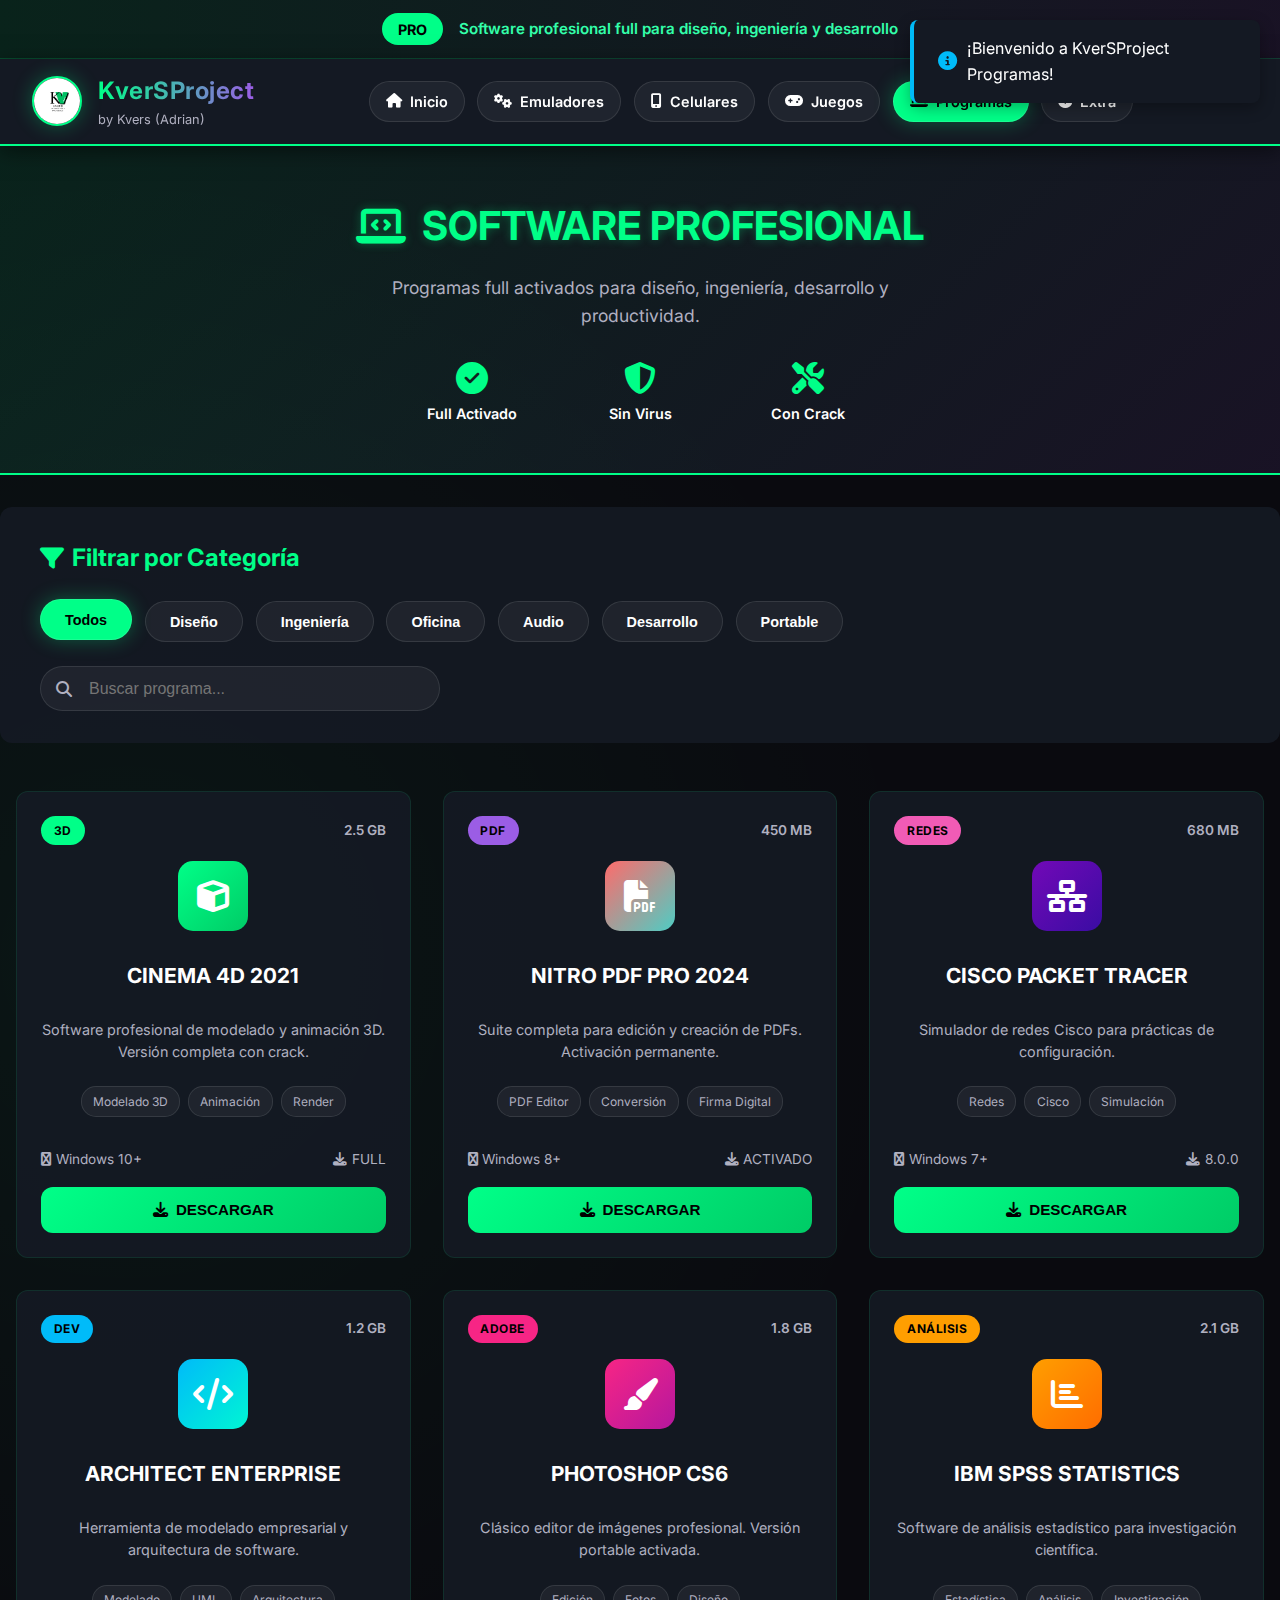
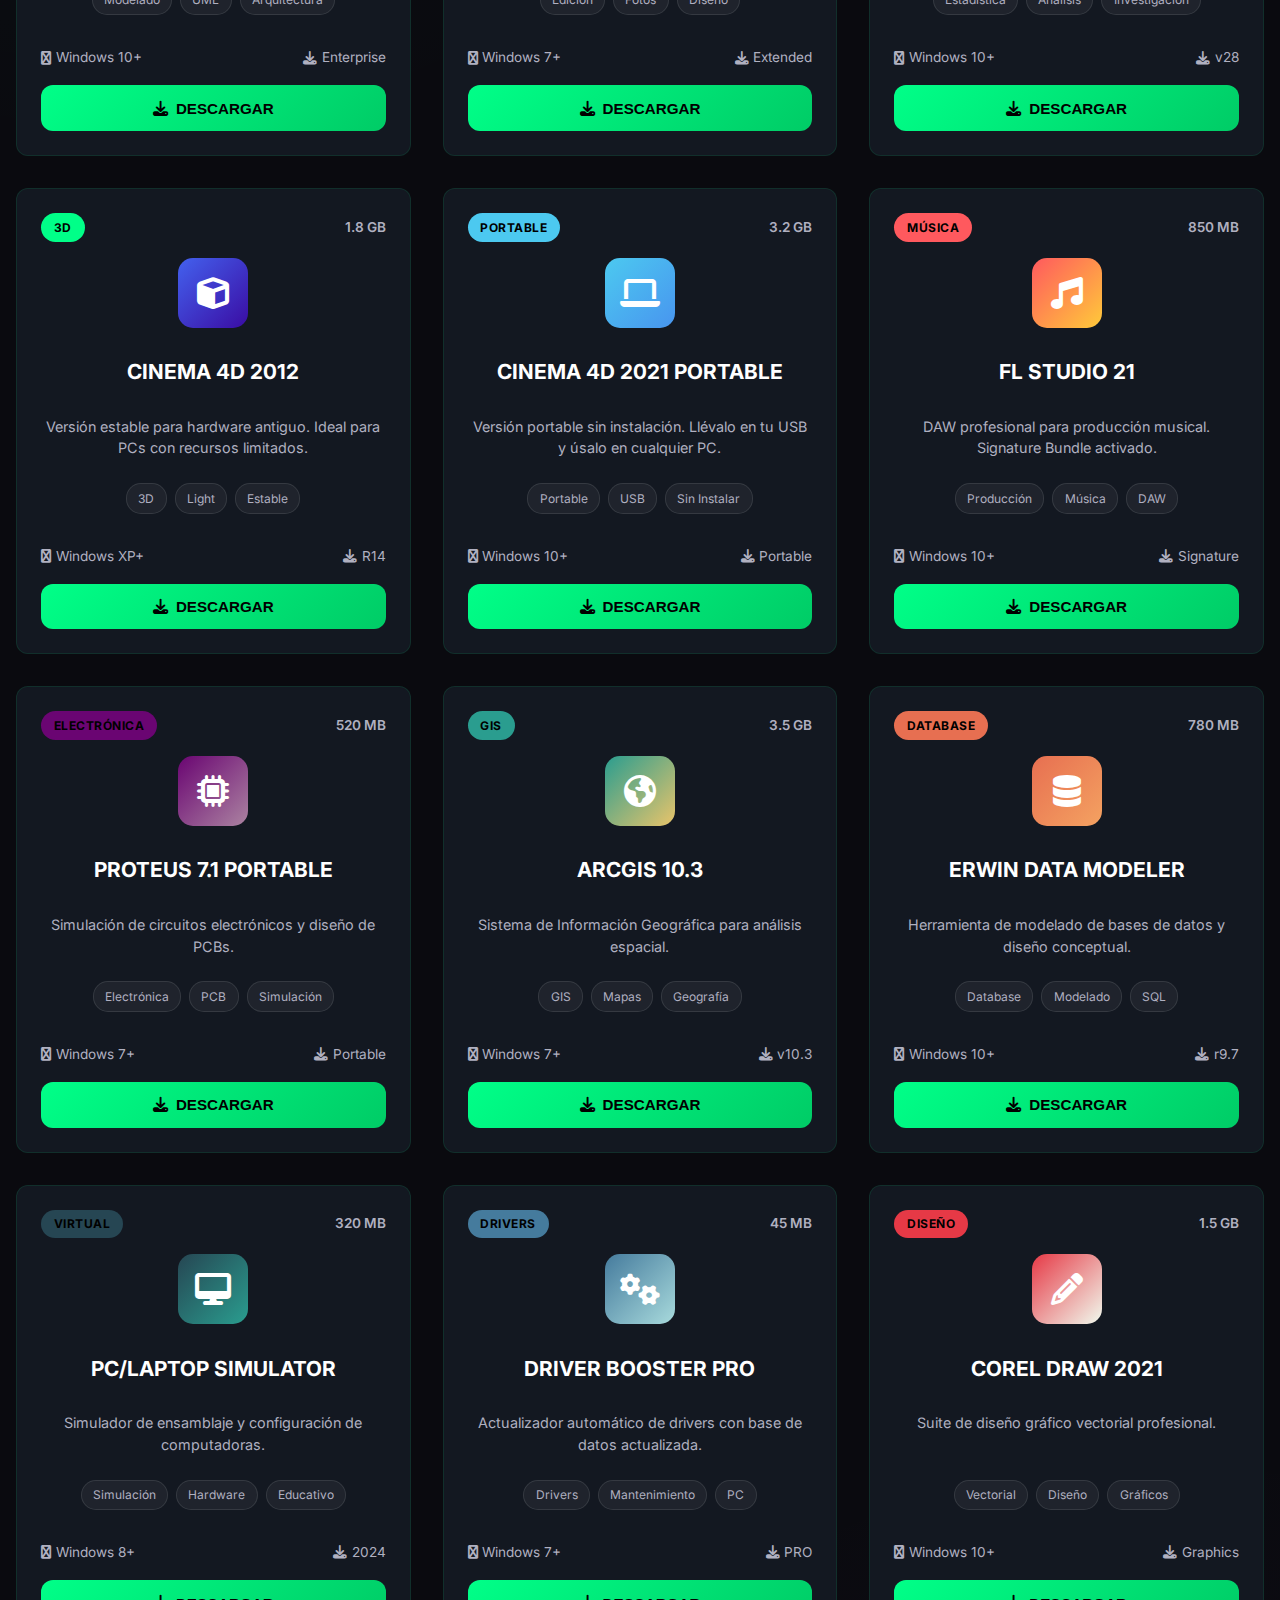
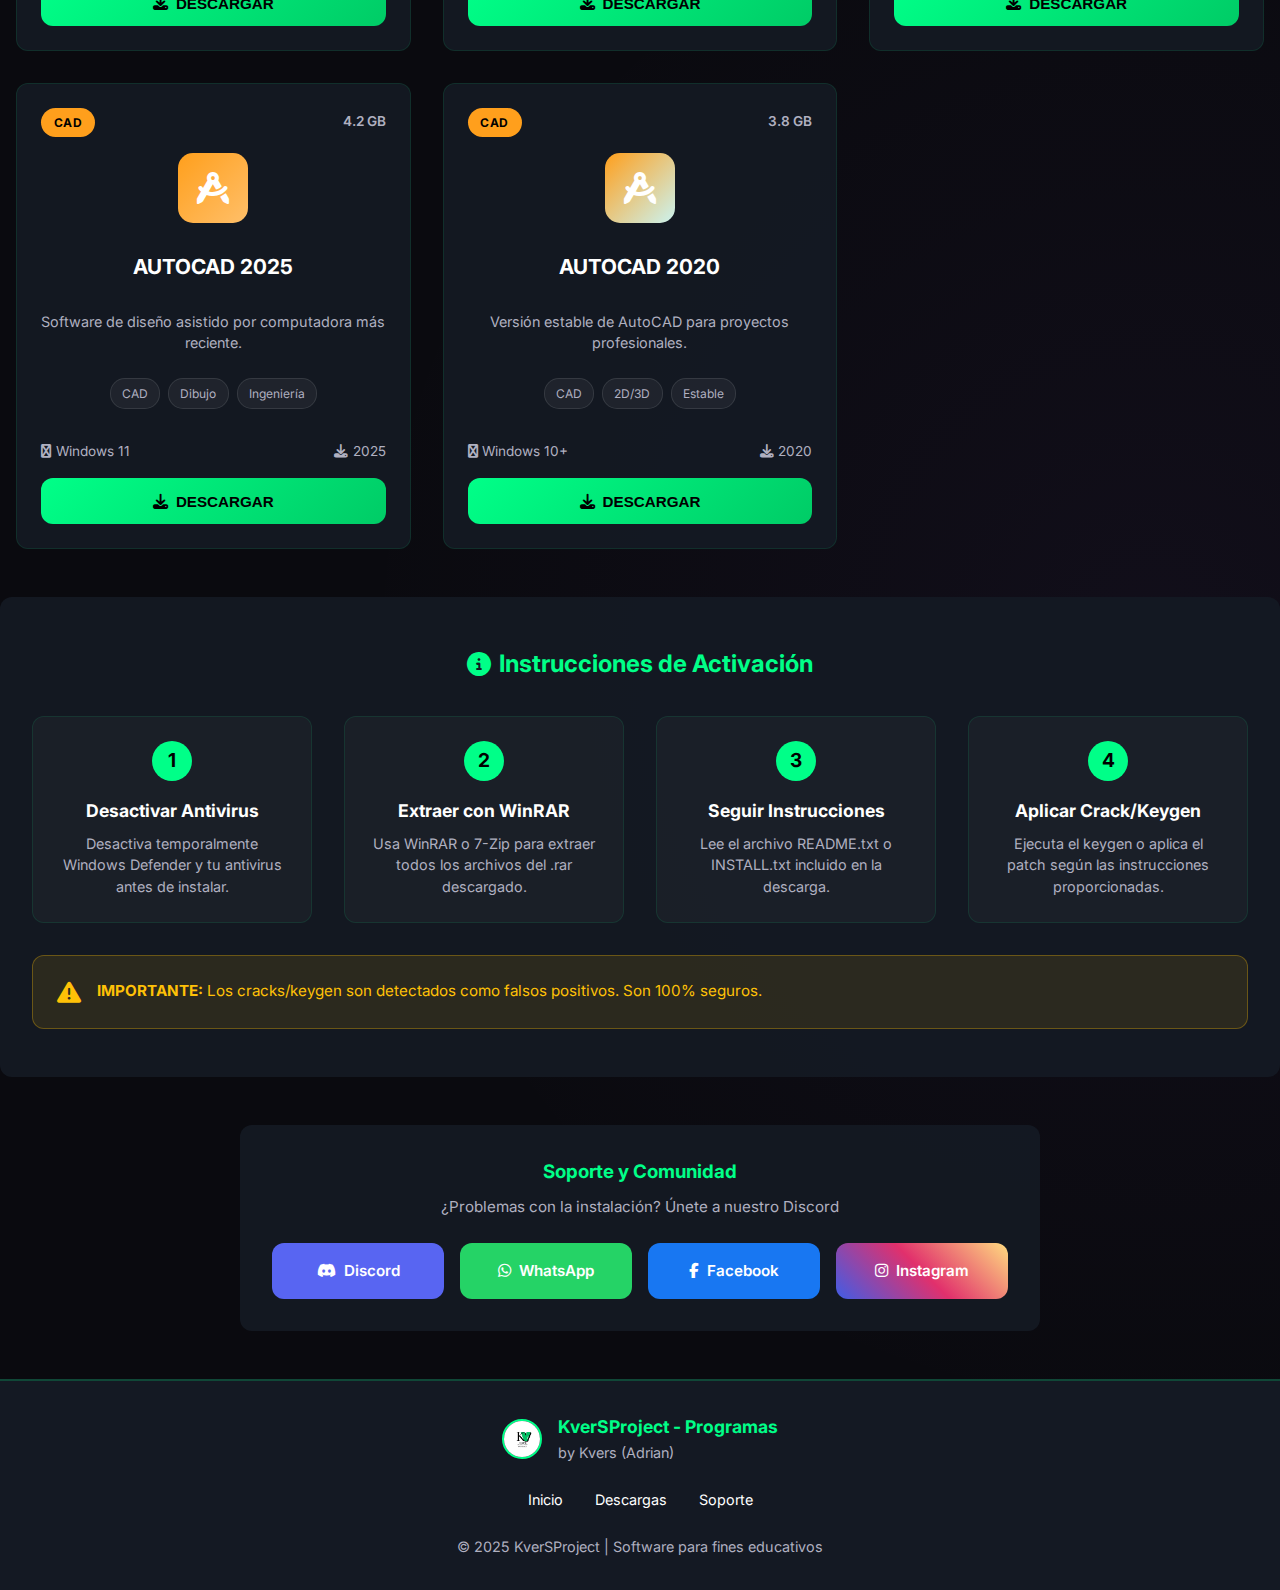
<file: programas.html>
<!DOCTYPE html>
<html lang="es">
<head>
  <meta charset="UTF-8">
  <meta name="viewport" content="width=device-width, initial-scale=1.0">
  <title>KverSProject - Programas</title>
  <link rel="stylesheet" href="colorprograma.css">
  <link href="https://cdnjs.cloudflare.com/ajax/libs/font-awesome/6.5.0/css/all.min.css" rel="stylesheet">
  <link href="https://fonts.googleapis.com/css2?family=Inter:wght@400;500;600;700;800&display=swap" rel="stylesheet">
</head>
<body>
  <!-- Anuncio Superior -->
  <div class="announcement-bar">
    <div class="announcement-content">
      <div class="announcement-badge">PRO</div>
      <div class="announcement-text">Software profesional full para diseño, ingeniería y desarrollo</div>
    </div>
  </div>

  <!-- Header -->
  <header class="header-main">
    <div class="header-container">
      <div class="logo-section">
        <div class="logo-container">
          <img src="FOTOS/kversLogo.png" alt="Logo KverSProject">
        </div>
        <div class="logo-text">
          <h1>KverSProject</h1>
          <span>by Kvers (Adrian)</span>
        </div>
      </div>

      <nav class="nav-main" id="main-nav">
        <ul class="nav-menu">
          <li><a href="index.html"><i class="fas fa-home"></i> Inicio</a></li>
          <li><a href="emuladores.html"><i class="fas fa-cogs"></i> Emuladores</a></li>
          <li><a href="celular.html"><i class="fas fa-mobile-alt"></i> Celulares</a></li>
          <li><a href="juego.html"><i class="fas fa-gamepad"></i> Juegos</a></li>
          <li><a href="programas.html" class="activo"><i class="fas fa-laptop-code"></i> Programas</a></li>
          <li><a href="extra.html"><i class="fas fa-plus-circle"></i> Extra</a></li>
        </ul>
      </nav>

      <button class="mobile-menu-toggle" id="menu-toggle">
        <i class="fas fa-bars"></i>
      </button>
    </div>
  </header>

  <!-- Banner Principal -->
  <section class="page-banner">
    <div class="banner-content">
      <h1><i class="fas fa-laptop-code"></i> SOFTWARE PROFESIONAL</h1>
      <p>Programas full activados para diseño, ingeniería, desarrollo y productividad.</p>
      <div class="banner-stats">
        <div class="stat">
          <i class="fas fa-check-circle"></i>
          <span>Full Activado</span>
        </div>
        <div class="stat">
          <i class="fas fa-shield-alt"></i>
          <span>Sin Virus</span>
        </div>
        <div class="stat">
          <i class="fas fa-tools"></i>
          <span>Con Crack</span>
        </div>
      </div>
    </div>
  </section>

  <!-- Filtros de Categorías -->
  <section class="filters-section">
    <div class="filters-container">
      <h2><i class="fas fa-filter"></i> Filtrar por Categoría</h2>
      <div class="filter-buttons">
        <button class="filter-btn active" data-filter="all">Todos</button>
        <button class="filter-btn" data-filter="design">Diseño</button>
        <button class="filter-btn" data-filter="engineering">Ingeniería</button>
        <button class="filter-btn" data-filter="office">Oficina</button>
        <button class="filter-btn" data-filter="audio">Audio</button>
        <button class="filter-btn" data-filter="development">Desarrollo</button>
        <button class="filter-btn" data-filter="portable">Portable</button>
      </div>
      <div class="search-box">
        <i class="fas fa-search"></i>
        <input type="text" id="programSearch" placeholder="Buscar programa...">
      </div>
    </div>
  </section>

  <!-- Contenedor de Programas -->
  <main class="programs-container">
    <div class="programs-grid">
      <!-- CINEMA 4D 2021 -->
      <div class="program-card" data-category="design engineering" data-rating="5">
        <div class="program-card-header">
          <span class="program-badge">3D</span>
          <span class="program-size">2.5 GB</span>
        </div>
        <div class="program-icon">
          <i class="fas fa-cube"></i>
        </div>
        <h3 class="program-title">CINEMA 4D 2021</h3>
        <p class="program-description">Software profesional de modelado y animación 3D. Versión completa con crack.</p>
        <div class="program-tags">
          <span class="program-tag">Modelado 3D</span>
          <span class="program-tag">Animación</span>
          <span class="program-tag">Render</span>
        </div>
        <div class="program-info">
          <span><i class="fas fa-windows"></i> Windows 10+</span>
          <span><i class="fas fa-download"></i> FULL</span>
        </div>
        <button class="program-btn" onclick="abrirModal('1')">
          <i class="fas fa-download"></i> DESCARGAR
        </button>
      </div>

      <!-- NITRO PDF 2024 -->
      <div class="program-card" data-category="office" data-rating="4">
        <div class="program-card-header">
          <span class="program-badge" style="background: #9b5de5;">PDF</span>
          <span class="program-size">450 MB</span>
        </div>
        <div class="program-icon" style="background: linear-gradient(135deg, #FF6B6B, #4ECDC4);">
          <i class="fas fa-file-pdf"></i>
        </div>
        <h3 class="program-title">NITRO PDF PRO 2024</h3>
        <p class="program-description">Suite completa para edición y creación de PDFs. Activación permanente.</p>
        <div class="program-tags">
          <span class="program-tag">PDF Editor</span>
          <span class="program-tag">Conversión</span>
          <span class="program-tag">Firma Digital</span>
        </div>
        <div class="program-info">
          <span><i class="fas fa-windows"></i> Windows 8+</span>
          <span><i class="fas fa-download"></i> ACTIVADO</span>
        </div>
        <button class="program-btn" onclick="abrirModal('2')">
          <i class="fas fa-download"></i> DESCARGAR
        </button>
      </div>

      <!-- PACKET TRACER 2021 -->
      <div class="program-card" data-category="engineering development" data-rating="4">
        <div class="program-card-header">
          <span class="program-badge" style="background: #f15bb5;">REDES</span>
          <span class="program-size">680 MB</span>
        </div>
        <div class="program-icon" style="background: linear-gradient(135deg, #7209B7, #3A0CA3);">
          <i class="fas fa-network-wired"></i>
        </div>
        <h3 class="program-title">CISCO PACKET TRACER</h3>
        <p class="program-description">Simulador de redes Cisco para prácticas de configuración.</p>
        <div class="program-tags">
          <span class="program-tag">Redes</span>
          <span class="program-tag">Cisco</span>
          <span class="program-tag">Simulación</span>
        </div>
        <div class="program-info">
          <span><i class="fas fa-windows"></i> Windows 7+</span>
          <span><i class="fas fa-download"></i> 8.0.0</span>
        </div>
        <button class="program-btn" onclick="abrirModal('3')">
          <i class="fas fa-download"></i> DESCARGAR
        </button>
      </div>

      <!-- ARCHITECT ENTERPRISE -->
      <div class="program-card" data-category="development engineering" data-rating="4">
        <div class="program-card-header">
          <span class="program-badge" style="background: #00bbf9;">DEV</span>
          <span class="program-size">1.2 GB</span>
        </div>
        <div class="program-icon" style="background: linear-gradient(135deg, #00BBF9, #00F5D4);">
          <i class="fas fa-code"></i>
        </div>
        <h3 class="program-title">ARCHITECT ENTERPRISE</h3>
        <p class="program-description">Herramienta de modelado empresarial y arquitectura de software.</p>
        <div class="program-tags">
          <span class="program-tag">Modelado</span>
          <span class="program-tag">UML</span>
          <span class="program-tag">Arquitectura</span>
        </div>
        <div class="program-info">
          <span><i class="fas fa-windows"></i> Windows 10+</span>
          <span><i class="fas fa-download"></i> Enterprise</span>
        </div>
        <button class="program-btn" onclick="abrirModal('4')">
          <i class="fas fa-download"></i> DESCARGAR
        </button>
      </div>

      <!-- PHOTOSHOP CS6 -->
      <div class="program-card" data-category="design" data-rating="5">
        <div class="program-card-header">
          <span class="program-badge" style="background: #f72585;">ADOBE</span>
          <span class="program-size">1.8 GB</span>
        </div>
        <div class="program-icon" style="background: linear-gradient(135deg, #F72585, #B5179E);">
          <i class="fas fa-paint-brush"></i>
        </div>
        <h3 class="program-title">PHOTOSHOP CS6</h3>
        <p class="program-description">Clásico editor de imágenes profesional. Versión portable activada.</p>
        <div class="program-tags">
          <span class="program-tag">Edición</span>
          <span class="program-tag">Fotos</span>
          <span class="program-tag">Diseño</span>
        </div>
        <div class="program-info">
          <span><i class="fas fa-windows"></i> Windows 7+</span>
          <span><i class="fas fa-download"></i> Extended</span>
        </div>
        <button class="program-btn" onclick="abrirModal('5')">
          <i class="fas fa-download"></i> DESCARGAR
        </button>
      </div>

      <!-- SPSS -->
      <div class="program-card" data-category="office engineering" data-rating="4">
        <div class="program-card-header">
          <span class="program-badge" style="background: #ff9e00;">ANÁLISIS</span>
          <span class="program-size">2.1 GB</span>
        </div>
        <div class="program-icon" style="background: linear-gradient(135deg, #FF9E00, #FF6D00);">
          <i class="fas fa-chart-bar"></i>
        </div>
        <h3 class="program-title">IBM SPSS STATISTICS</h3>
        <p class="program-description">Software de análisis estadístico para investigación científica.</p>
        <div class="program-tags">
          <span class="program-tag">Estadística</span>
          <span class="program-tag">Análisis</span>
          <span class="program-tag">Investigación</span>
        </div>
        <div class="program-info">
          <span><i class="fas fa-windows"></i> Windows 10+</span>
          <span><i class="fas fa-download"></i> v28</span>
        </div>
        <button class="program-btn" onclick="abrirModal('6')">
          <i class="fas fa-download"></i> DESCARGAR
        </button>
      </div>

      <!-- CINEMA 4D 2012 -->
      <div class="program-card" data-category="design engineering" data-rating="4">
        <div class="program-card-header">
          <span class="program-badge">3D</span>
          <span class="program-size">1.8 GB</span>
        </div>
        <div class="program-icon" style="background: linear-gradient(135deg, #4361EE, #3A0CA3);">
          <i class="fas fa-cube"></i>
        </div>
        <h3 class="program-title">CINEMA 4D 2012</h3>
        <p class="program-description">Versión estable para hardware antiguo. Ideal para PCs con recursos limitados.</p>
        <div class="program-tags">
          <span class="program-tag">3D</span>
          <span class="program-tag">Light</span>
          <span class="program-tag">Estable</span>
        </div>
        <div class="program-info">
          <span><i class="fas fa-windows"></i> Windows XP+</span>
          <span><i class="fas fa-download"></i> R14</span>
        </div>
        <button class="program-btn" onclick="abrirModal('7')">
          <i class="fas fa-download"></i> DESCARGAR
        </button>
      </div>

      <!-- CINEMA 4D 2021 PORTABLE -->
      <div class="program-card" data-category="design engineering portable" data-rating="5">
        <div class="program-card-header">
          <span class="program-badge" style="background: #4CC9F0;">PORTABLE</span>
          <span class="program-size">3.2 GB</span>
        </div>
        <div class="program-icon" style="background: linear-gradient(135deg, #4CC9F0, #4895EF);">
          <i class="fas fa-laptop"></i>
        </div>
        <h3 class="program-title">CINEMA 4D 2021 PORTABLE</h3>
        <p class="program-description">Versión portable sin instalación. Llévalo en tu USB y úsalo en cualquier PC.</p>
        <div class="program-tags">
          <span class="program-tag">Portable</span>
          <span class="program-tag">USB</span>
          <span class="program-tag">Sin Instalar</span>
        </div>
        <div class="program-info">
          <span><i class="fas fa-windows"></i> Windows 10+</span>
          <span><i class="fas fa-download"></i> Portable</span>
        </div>
        <button class="program-btn" onclick="abrirModal('8')">
          <i class="fas fa-download"></i> DESCARGAR
        </button>
      </div>

      <!-- FL STUDIO 21 -->
      <div class="program-card" data-category="audio" data-rating="5">
        <div class="program-card-header">
          <span class="program-badge" style="background: #FF595E;">MÚSICA</span>
          <span class="program-size">850 MB</span>
        </div>
        <div class="program-icon" style="background: linear-gradient(135deg, #FF595E, #FFCA3A);">
          <i class="fas fa-music"></i>
        </div>
        <h3 class="program-title">FL STUDIO 21</h3>
        <p class="program-description">DAW profesional para producción musical. Signature Bundle activado.</p>
        <div class="program-tags">
          <span class="program-tag">Producción</span>
          <span class="program-tag">Música</span>
          <span class="program-tag">DAW</span>
        </div>
        <div class="program-info">
          <span><i class="fas fa-windows"></i> Windows 10+</span>
          <span><i class="fas fa-download"></i> Signature</span>
        </div>
        <button class="program-btn" onclick="abrirModal('9')">
          <i class="fas fa-download"></i> DESCARGAR
        </button>
      </div>

      <!-- PROTEUS PORTABLE -->
      <div class="program-card" data-category="engineering portable" data-rating="4">
        <div class="program-card-header">
          <span class="program-badge" style="background: #6A0572;">ELECTRÓNICA</span>
          <span class="program-size">520 MB</span>
        </div>
        <div class="program-icon" style="background: linear-gradient(135deg, #6A0572, #AB83A1);">
          <i class="fas fa-microchip"></i>
        </div>
        <h3 class="program-title">PROTEUS 7.1 PORTABLE</h3>
        <p class="program-description">Simulación de circuitos electrónicos y diseño de PCBs.</p>
        <div class="program-tags">
          <span class="program-tag">Electrónica</span>
          <span class="program-tag">PCB</span>
          <span class="program-tag">Simulación</span>
        </div>
        <div class="program-info">
          <span><i class="fas fa-windows"></i> Windows 7+</span>
          <span><i class="fas fa-download"></i> Portable</span>
        </div>
        <button class="program-btn" onclick="abrirModal('10')">
          <i class="fas fa-download"></i> DESCARGAR
        </button>
      </div>

      <!-- ARCGIS 3.2 -->
      <div class="program-card" data-category="engineering" data-rating="4">
        <div class="program-card-header">
          <span class="program-badge" style="background: #2A9D8F;">GIS</span>
          <span class="program-size">3.5 GB</span>
        </div>
        <div class="program-icon" style="background: linear-gradient(135deg, #2A9D8F, #E9C46A);">
          <i class="fas fa-globe-americas"></i>
        </div>
        <h3 class="program-title">ARCGIS 10.3</h3>
        <p class="program-description">Sistema de Información Geográfica para análisis espacial.</p>
        <div class="program-tags">
          <span class="program-tag">GIS</span>
          <span class="program-tag">Mapas</span>
          <span class="program-tag">Geografía</span>
        </div>
        <div class="program-info">
          <span><i class="fas fa-windows"></i> Windows 7+</span>
          <span><i class="fas fa-download"></i> v10.3</span>
        </div>
        <button class="program-btn" onclick="abrirModal('11')">
          <i class="fas fa-download"></i> DESCARGAR
        </button>
      </div>

      <!-- ERWIN DATA MODEL -->
      <div class="program-card" data-category="development engineering" data-rating="4">
        <div class="program-card-header">
          <span class="program-badge" style="background: #E76F51;">DATABASE</span>
          <span class="program-size">780 MB</span>
        </div>
        <div class="program-icon" style="background: linear-gradient(135deg, #E76F51, #F4A261);">
          <i class="fas fa-database"></i>
        </div>
        <h3 class="program-title">ERWIN DATA MODELER</h3>
        <p class="program-description">Herramienta de modelado de bases de datos y diseño conceptual.</p>
        <div class="program-tags">
          <span class="program-tag">Database</span>
          <span class="program-tag">Modelado</span>
          <span class="program-tag">SQL</span>
        </div>
        <div class="program-info">
          <span><i class="fas fa-windows"></i> Windows 10+</span>
          <span><i class="fas fa-download"></i> r9.7</span>
        </div>
        <button class="program-btn" onclick="abrirModal('12')">
          <i class="fas fa-download"></i> DESCARGAR
        </button>
      </div>

      <!-- SIMULADOR DE PC -->
      <div class="program-card" data-category="development" data-rating="3">
        <div class="program-card-header">
          <span class="program-badge" style="background: #264653;">VIRTUAL</span>
          <span class="program-size">320 MB</span>
        </div>
        <div class="program-icon" style="background: linear-gradient(135deg, #264653, #2A9D8F);">
          <i class="fas fa-desktop"></i>
        </div>
        <h3 class="program-title">PC/LAPTOP SIMULATOR</h3>
        <p class="program-description">Simulador de ensamblaje y configuración de computadoras.</p>
        <div class="program-tags">
          <span class="program-tag">Simulación</span>
          <span class="program-tag">Hardware</span>
          <span class="program-tag">Educativo</span>
        </div>
        <div class="program-info">
          <span><i class="fas fa-windows"></i> Windows 8+</span>
          <span><i class="fas fa-download"></i> 2024</span>
        </div>
        <button class="program-btn" onclick="abrirModal('13')">
          <i class="fas fa-download"></i> DESCARGAR
        </button>
      </div>

      <!-- DRIVER BOOSTER -->
      <div class="program-card" data-category="office" data-rating="4">
        <div class="program-card-header">
          <span class="program-badge" style="background: #457B9D;">DRIVERS</span>
          <span class="program-size">45 MB</span>
        </div>
        <div class="program-icon" style="background: linear-gradient(135deg, #457B9D, #A8DADC);">
          <i class="fas fa-cogs"></i>
        </div>
        <h3 class="program-title">DRIVER BOOSTER PRO</h3>
        <p class="program-description">Actualizador automático de drivers con base de datos actualizada.</p>
        <div class="program-tags">
          <span class="program-tag">Drivers</span>
          <span class="program-tag">Mantenimiento</span>
          <span class="program-tag">PC</span>
        </div>
        <div class="program-info">
          <span><i class="fas fa-windows"></i> Windows 7+</span>
          <span><i class="fas fa-download"></i> PRO</span>
        </div>
        <button class="program-btn" onclick="abrirModal('14')">
          <i class="fas fa-download"></i> DESCARGAR
        </button>
      </div>

      <!-- COREL DRAW 2021 -->
      <div class="program-card" data-category="design" data-rating="5">
        <div class="program-card-header">
          <span class="program-badge" style="background: #E63946;">DISEÑO</span>
          <span class="program-size">1.5 GB</span>
        </div>
        <div class="program-icon" style="background: linear-gradient(135deg, #E63946, #F1FAEE);">
          <i class="fas fa-pencil-alt"></i>
        </div>
        <h3 class="program-title">COREL DRAW 2021</h3>
        <p class="program-description">Suite de diseño gráfico vectorial profesional.</p>
        <div class="program-tags">
          <span class="program-tag">Vectorial</span>
          <span class="program-tag">Diseño</span>
          <span class="program-tag">Gráficos</span>
        </div>
        <div class="program-info">
          <span><i class="fas fa-windows"></i> Windows 10+</span>
          <span><i class="fas fa-download"></i> Graphics</span>
        </div>
        <button class="program-btn" onclick="abrirModal('15')">
          <i class="fas fa-download"></i> DESCARGAR
        </button>
      </div>

      <!-- AUTOCAD 2025 -->
      <div class="program-card" data-category="design engineering" data-rating="5">
        <div class="program-card-header">
          <span class="program-badge" style="background: #FF9F1C;">CAD</span>
          <span class="program-size">4.2 GB</span>
        </div>
        <div class="program-icon" style="background: linear-gradient(135deg, #FF9F1C, #FFBF69);">
          <i class="fas fa-drafting-compass"></i>
        </div>
        <h3 class="program-title">AUTOCAD 2025</h3>
        <p class="program-description">Software de diseño asistido por computadora más reciente.</p>
        <div class="program-tags">
          <span class="program-tag">CAD</span>
          <span class="program-tag">Dibujo</span>
          <span class="program-tag">Ingeniería</span>
        </div>
        <div class="program-info">
          <span><i class="fas fa-windows"></i> Windows 11</span>
          <span><i class="fas fa-download"></i> 2025</span>
        </div>
        <button class="program-btn" onclick="abrirModal('16')">
          <i class="fas fa-download"></i> DESCARGAR
        </button>
      </div>

      <!-- AUTOCAD 2020 -->
      <div class="program-card" data-category="design engineering" data-rating="4">
        <div class="program-card-header">
          <span class="program-badge" style="background: #FF9F1C;">CAD</span>
          <span class="program-size">3.8 GB</span>
        </div>
        <div class="program-icon" style="background: linear-gradient(135deg, #FF9F1C, #CBF3F0);">
          <i class="fas fa-drafting-compass"></i>
        </div>
        <h3 class="program-title">AUTOCAD 2020</h3>
        <p class="program-description">Versión estable de AutoCAD para proyectos profesionales.</p>
        <div class="program-tags">
          <span class="program-tag">CAD</span>
          <span class="program-tag">2D/3D</span>
          <span class="program-tag">Estable</span>
        </div>
        <div class="program-info">
          <span><i class="fas fa-windows"></i> Windows 10+</span>
          <span><i class="fas fa-download"></i> 2020</span>
        </div>
        <button class="program-btn" onclick="abrirModal('17')">
          <i class="fas fa-download"></i> DESCARGAR
        </button>
      </div>
    </div>
  </main>

  <!-- Instrucciones de Instalación -->
  <section class="instructions-section">
    <div class="instructions-container">
      <h2><i class="fas fa-info-circle"></i> Instrucciones de Activación</h2>
      <div class="instructions-steps">
        <div class="step">
          <div class="step-number">1</div>
          <h3>Desactivar Antivirus</h3>
          <p>Desactiva temporalmente Windows Defender y tu antivirus antes de instalar.</p>
        </div>
        <div class="step">
          <div class="step-number">2</div>
          <h3>Extraer con WinRAR</h3>
          <p>Usa WinRAR o 7-Zip para extraer todos los archivos del .rar descargado.</p>
        </div>
        <div class="step">
          <div class="step-number">3</div>
          <h3>Seguir Instrucciones</h3>
          <p>Lee el archivo README.txt o INSTALL.txt incluido en la descarga.</p>
        </div>
        <div class="step">
          <div class="step-number">4</div>
          <h3>Aplicar Crack/Keygen</h3>
          <p>Ejecuta el keygen o aplica el patch según las instrucciones proporcionadas.</p>
        </div>
      </div>
      <div class="warning-box">
        <i class="fas fa-exclamation-triangle"></i>
        <p><strong>IMPORTANTE:</strong> Los cracks/keygen son detectados como falsos positivos. Son 100% seguros.</p>
      </div>
    </div>
  </section>

  <!-- Modal de Descarga -->
  <div class="modal" id="downloadModal">
    <div class="modal-content">
      <div class="modal-header">
        <h3><i class="fas fa-download"></i> DESCARGAR SOFTWARE</h3>
        <button class="modal-close" onclick="cerrarModal()">&times;</button>
      </div>
      <div class="modal-body">
        <div class="program-modal-info">
          <div class="modal-program-icon" id="modalProgramIcon">
            <i class="fas fa-cube"></i>
          </div>
          <div>
            <h4 id="modalProgramTitle">CINEMA 4D 2021</h4>
            <p id="modalProgramDescription">Software profesional de modelado y animación 3D</p>
            <div class="modal-program-details">
              <span><i class="fas fa-hdd"></i> <strong>Tamaño:</strong> <span id="modalProgramSize">2.5 GB</span></span>
              <span><i class="fas fa-windows"></i> <strong>OS:</strong> <span id="modalProgramOS">Windows 10+</span></span>
            </div>
          </div>
        </div>
        
        <div class="download-options">
          <a id="linkMega" href="#" target="_blank" class="download-option">
            <div class="provider">
              <i class="fab fa-mega"></i>
              <div>
                <strong>MEGA</strong>
                <span class="size">Alta velocidad</span>
              </div>
            </div>
            <div class="download-btn">
              <i class="fas fa-download"></i>
              DESCARGAR
            </div>
          </a>
          
          <a id="linkMediafire" href="#" target="_blank" class="download-option">
            <div class="provider">
              <i class="fas fa-cloud-download-alt"></i>
              <div>
                <strong>MediaFire</strong>
                <span class="size">Sin límites</span>
              </div>
            </div>
            <div class="download-btn">
              <i class="fas fa-download"></i>
              DESCARGAR
            </div>
          </a>
          
          <a id="linkDrive" href="#" target="_blank" class="download-option">
            <div class="provider">
              <i class="fab fa-google-drive"></i>
              <div>
                <strong>Google Drive</strong>
                <span class="size">Directo</span>
              </div>
            </div>
            <div class="download-btn">
              <i class="fas fa-download"></i>
              DESCARGAR
            </div>
          </a>
        </div>
        
        <div class="modal-requirements">
          <h4><i class="fas fa-list-check"></i> Requisitos del Sistema</h4>
          <ul id="modalRequirements">
            <li>Windows 10/11 (64-bit)</li>
            <li>8 GB RAM mínimo</li>
            <li>Tarjeta gráfica dedicada</li>
            <li>10 GB espacio libre</li>
          </ul>
        </div>
        
        <div class="modal-warning">
          <i class="fas fa-exclamation-triangle"></i>
          <p><strong>AVISO:</strong> Desactiva tu antivirus antes de extraer. Los cracks son detectados como falsos positivos.</p>
        </div>
      </div>
    </div>
  </div>

  <!-- Redes Sociales -->
  <div class="social-section">
    <h3>Soporte y Comunidad</h3>
    <p>¿Problemas con la instalación? Únete a nuestro Discord</p>
    <div class="social-grid">
      <a href="https://discord.gg/rTmJSh4S" target="_blank" class="social-icon social-discord">
        <i class="fab fa-discord"></i> Discord
      </a>
      <a href="https://wa.me/51913550781" target="_blank" class="social-icon social-whatsapp">
        <i class="fab fa-whatsapp"></i> WhatsApp
      </a>
      <a href="https://www.facebook.com/profile.php?id=61579314076255" target="_blank" class="social-icon social-facebook">
        <i class="fab fa-facebook-f"></i> Facebook
      </a>
      <a href="https://www.instagram.com/dian_estampados" target="_blank" class="social-icon social-instagram">
        <i class="fab fa-instagram"></i> Instagram
      </a>
    </div>
  </div>

  <!-- Footer -->
  <footer class="footer-main">
    <div class="footer-content">
      <div class="footer-logo">
        <img src="FOTOS/kversLogo.png" alt="KverSProject Logo">
        <div class="footer-text">
          <h4>KverSProject - Programas</h4>
          <p>by Kvers (Adrian)</p>
        </div>
      </div>
      
      <div class="footer-links">
        <a href="index.html">Inicio</a>
        <a href="#modal" onclick="abrirModal('1')">Descargas</a>
        <a href="https://discord.gg/rTmJSh4S" target="_blank">Soporte</a>
      </div>
      
      <div class="footer-copyright">
        © 2025 KverSProject | Software para fines educativos
      </div>
    </div>
  </footer>

  <script src="linkprograma.js"></script>
  <script>
    // Menú móvil
    document.getElementById('menu-toggle').addEventListener('click', function() {
      document.getElementById('main-nav').classList.toggle('active');
    });

    // Filtrado de programas
    document.querySelectorAll('.filter-btn').forEach(button => {
      button.addEventListener('click', function() {
        // Remover activo de todos los botones
        document.querySelectorAll('.filter-btn').forEach(btn => btn.classList.remove('active'));
        // Activar el botón clickeado
        this.classList.add('active');
        
        const filter = this.getAttribute('data-filter');
        const programs = document.querySelectorAll('.program-card');
        
        programs.forEach(program => {
          if (filter === 'all' || program.getAttribute('data-category').includes(filter)) {
            program.style.display = 'block';
            setTimeout(() => {
              program.style.opacity = '1';
              program.style.transform = 'translateY(0)';
            }, 10);
          } else {
            program.style.opacity = '0';
            program.style.transform = 'translateY(20px)';
            setTimeout(() => {
              program.style.display = 'none';
            }, 300);
          }
        });
      });
    });

    // Búsqueda de programas
    document.getElementById('programSearch').addEventListener('input', function() {
      const searchTerm = this.value.toLowerCase();
      const programs = document.querySelectorAll('.program-card');
      
      programs.forEach(program => {
        const title = program.querySelector('.program-title').textContent.toLowerCase();
        const description = program.querySelector('.program-description').textContent.toLowerCase();
        const tags = Array.from(program.querySelectorAll('.program-tag')).map(tag => tag.textContent.toLowerCase()).join(' ');
        
        if (title.includes(searchTerm) || description.includes(searchTerm) || tags.includes(searchTerm)) {
          program.style.display = 'block';
          setTimeout(() => {
            program.style.opacity = '1';
            program.style.transform = 'translateY(0)';
          }, 10);
        } else {
          program.style.opacity = '0';
          program.style.transform = 'translateY(20px)';
          setTimeout(() => {
            program.style.display = 'none';
          }, 300);
        }
      });
    });

    // Animación de entrada de tarjetas
    document.addEventListener('DOMContentLoaded', function() {
      const programs = document.querySelectorAll('.program-card');
      programs.forEach((program, index) => {
        setTimeout(() => {
          program.style.opacity = '1';
          program.style.transform = 'translateY(0)';
        }, index * 50);
      });
    });

    // Cerrar modal al hacer clic fuera
    window.addEventListener('click', function(event) {
      const modal = document.getElementById('downloadModal');
      if (event.target === modal) {
        cerrarModal();
      }
    });
  </script>
</body>
</html>
</file>
<file: colorcelular.css>
/* === VARIABLES Y RESET === */
:root {
  --primary-color: #00ff88;
  --primary-dark: #00cc66;
  --primary-light: #33ffaa;
  --accent-color: #9b5de5;
  --accent-color2: #f15bb5;
  --accent-color3: #00bbf9;
  --dark-bg: #0a0a0f;
  --dark-card: rgba(20, 25, 35, 0.95);
  --dark-card-solid: #141923;
  --text-color: #ffffff;
  --text-secondary: #b0b0c0;
  --shadow-glow: 0 0 20px rgba(0, 255, 136, 0.3);
  --border-radius: 12px;
  --transition-normal: 0.4s ease;
}

* {
  margin: 0;
  padding: 0;
  box-sizing: border-box;
}

body {
  font-family: 'Inter', 'Segoe UI', Arial, sans-serif;
  background: var(--dark-bg);
  background-image: 
    radial-gradient(circle at 10% 20%, rgba(0, 255, 136, 0.05) 0%, transparent 20%),
    radial-gradient(circle at 90% 80%, rgba(155, 93, 229, 0.05) 0%, transparent 20%);
  color: var(--text-color);
  min-height: 100vh;
  line-height: 1.6;
  overflow-x: hidden;
}

/* === ANUNCIO SUPERIOR === */
.announcement-bar {
  background: linear-gradient(90deg, rgba(0, 255, 136, 0.1), rgba(155, 93, 229, 0.1));
  border-bottom: 1px solid rgba(0, 255, 136, 0.2);
  padding: 0.8rem 0;
}

.announcement-content {
  max-width: 1400px;
  margin: 0 auto;
  padding: 0 1rem;
  display: flex;
  align-items: center;
  justify-content: center;
  gap: 1rem;
}

.announcement-badge {
  background: var(--primary-color);
  color: #000;
  font-weight: bold;
  padding: 0.3rem 1rem;
  border-radius: 30px;
  font-size: 0.9rem;
  white-space: nowrap;
}

.announcement-text {
  font-weight: 600;
  color: var(--primary-light);
  text-align: center;
}

/* === HEADER PRINCIPAL === */
.header-main {
  background: var(--dark-card-solid);
  backdrop-filter: blur(10px);
  border-bottom: 2px solid var(--primary-color);
  box-shadow: 0 5px 20px rgba(0, 0, 0, 0.5);
  position: sticky;
  top: 0;
  z-index: 1000;
  padding: 0.8rem 2rem;
}

.header-container {
  display: flex;
  align-items: center;
  justify-content: space-between;
  max-width: 1400px;
  margin: 0 auto;
}

.logo-section {
  display: flex;
  align-items: center;
  gap: 1rem;
}

.logo-container {
  width: 50px;
  height: 50px;
  border-radius: 50%;
  overflow: hidden;
  border: 2px solid var(--primary-color);
  box-shadow: var(--shadow-glow);
  display: flex;
  align-items: center;
  justify-content: center;
  background: #000;
}

.logo-container img {
  width: 100%;
  height: 100%;
  object-fit: cover;
}

.logo-text {
  display: flex;
  flex-direction: column;
}

.logo-text h1 {
  font-size: 1.5rem;
  margin: 0;
  background: linear-gradient(90deg, var(--primary-color), var(--accent-color));
  -webkit-background-clip: text;
  background-clip: text;
  color: transparent;
  letter-spacing: 0.5px;
}

.logo-text span {
  font-size: 0.8rem;
  color: var(--text-secondary);
  font-weight: 400;
}

/* === NAVEGACIÓN === */
.nav-main {
  flex: 1;
  display: flex;
  justify-content: center;
}

.nav-menu {
  display: flex;
  list-style: none;
  gap: 0.8rem;
}

.nav-menu li {
  position: relative;
}

.nav-menu a {
  color: var(--text-color);
  text-decoration: none;
  font-weight: 600;
  padding: 0.5rem 1rem;
  border-radius: 30px;
  transition: all 0.3s ease;
  display: flex;
  align-items: center;
  gap: 0.5rem;
  background: rgba(255, 255, 255, 0.05);
  border: 1px solid rgba(255, 255, 255, 0.1);
  font-size: 0.9rem;
  white-space: nowrap;
}

.nav-menu a:hover {
  background: rgba(0, 255, 136, 0.1);
  border-color: var(--primary-color);
}

.nav-menu a.activo {
  background: var(--primary-color);
  color: #000;
  box-shadow: var(--shadow-glow);
}

.mobile-menu-toggle {
  display: none;
  background: none;
  border: none;
  color: var(--primary-color);
  font-size: 1.5rem;
  cursor: pointer;
  margin-left: 1rem;
}

/* === BANNER DE PÁGINA === */
.page-banner {
  background: linear-gradient(135deg, rgba(0, 255, 136, 0.1), rgba(155, 93, 229, 0.1));
  padding: 3rem 2rem;
  text-align: center;
  border-bottom: 2px solid var(--primary-color);
  margin-bottom: 2rem;
}

.banner-content h1 {
  font-size: 2.5rem;
  margin-bottom: 1rem;
  color: var(--primary-color);
  text-shadow: 0 0 10px rgba(0, 255, 136, 0.3);
}

.banner-content p {
  font-size: 1.1rem;
  color: var(--text-secondary);
  max-width: 600px;
  margin: 0 auto 2rem;
}

.banner-stats {
  display: flex;
  justify-content: center;
  gap: 3rem;
  margin-top: 2rem;
}

.stat {
  display: flex;
  flex-direction: column;
  align-items: center;
  gap: 0.5rem;
}

.stat i {
  font-size: 2rem;
  color: var(--primary-color);
}

.stat span {
  font-weight: 600;
  color: var(--text-color);
}

/* === FILTROS === */
.filters-section {
  background: var(--dark-card);
  padding: 2rem;
  border-radius: var(--border-radius);
  margin: 0 auto 3rem;
  max-width: 1400px;
}

.filters-container {
  max-width: 1200px;
  margin: 0 auto;
}

.filters-container h2 {
  margin-bottom: 1.5rem;
  color: var(--primary-color);
  display: flex;
  align-items: center;
  gap: 0.5rem;
}

.filter-buttons {
  display: flex;
  flex-wrap: wrap;
  gap: 0.8rem;
  margin-bottom: 1.5rem;
}

.filter-btn {
  padding: 0.7rem 1.5rem;
  border: none;
  border-radius: 30px;
  background: rgba(255, 255, 255, 0.05);
  color: var(--text-color);
  font-weight: 600;
  cursor: pointer;
  transition: all 0.3s ease;
  border: 1px solid rgba(255, 255, 255, 0.1);
}

.filter-btn:hover {
  background: rgba(0, 255, 136, 0.1);
  border-color: var(--primary-color);
}

.filter-btn.active {
  background: var(--primary-color);
  color: #000;
  box-shadow: var(--shadow-glow);
}

.search-box {
  position: relative;
  max-width: 400px;
}

.search-box i {
  position: absolute;
  left: 1rem;
  top: 50%;
  transform: translateY(-50%);
  color: var(--text-secondary);
}

.search-box input {
  width: 100%;
  padding: 0.8rem 1rem 0.8rem 3rem;
  border-radius: 30px;
  border: 1px solid rgba(255, 255, 255, 0.1);
  background: rgba(255, 255, 255, 0.05);
  color: var(--text-color);
  font-size: 1rem;
}

.search-box input:focus {
  outline: none;
  border-color: var(--primary-color);
  box-shadow: 0 0 0 2px rgba(0, 255, 136, 0.1);
}

/* === CONTENEDOR DE JUEGOS === */
.games-container {
  max-width: 1400px;
  margin: 0 auto 3rem;
  padding: 0 1rem;
}

.games-grid {
  display: grid;
  grid-template-columns: repeat(auto-fill, minmax(300px, 1fr));
  gap: 2rem;
}

/* === TARJETAS DE JUEGO === */
.game-card {
  background: var(--dark-card);
  border-radius: var(--border-radius);
  padding: 1.5rem;
  border: 1px solid rgba(0, 255, 136, 0.1);
  transition: all var(--transition-normal);
  opacity: 0;
  transform: translateY(20px);
  animation: cardAppear 0.5s ease forwards;
  display: flex;
  flex-direction: column;
  gap: 1rem;
  position: relative;
  overflow: hidden;
}

.game-card::before {
  content: '';
  position: absolute;
  top: 0;
  left: 0;
  right: 0;
  height: 3px;
  background: linear-gradient(90deg, var(--primary-color), var(--accent-color));
  opacity: 0;
  transition: opacity 0.3s ease;
}

.game-card:hover {
  transform: translateY(-10px);
  box-shadow: 0 15px 40px rgba(0, 0, 0, 0.4);
}

.game-card:hover::before {
  opacity: 1;
}

@keyframes cardAppear {
  to {
    opacity: 1;
    transform: translateY(0);
  }
}

.game-card-header {
  display: flex;
  justify-content: space-between;
  align-items: center;
}

.game-badge {
  background: var(--primary-color);
  color: #000;
  padding: 0.3rem 0.8rem;
  border-radius: 30px;
  font-size: 0.8rem;
  font-weight: bold;
}

.game-size {
  color: var(--text-secondary);
  font-size: 0.9rem;
}

.game-icon {
  width: 60px;
  height: 60px;
  border-radius: 15px;
  background: linear-gradient(135deg, var(--primary-color), var(--primary-dark));
  display: flex;
  align-items: center;
  justify-content: center;
  font-size: 1.8rem;
  margin: 0 auto;
}

.game-title {
  font-size: 1.3rem;
  color: var(--text-color);
  margin: 0;
  text-align: center;
}

.game-description {
  color: var(--text-secondary);
  font-size: 0.9rem;
  text-align: center;
  flex-grow: 1;
}

.game-rating {
  display: flex;
  align-items: center;
  justify-content: center;
  gap: 0.3rem;
  color: #ffd700;
}

.game-rating span {
  color: var(--text-color);
  margin-left: 0.5rem;
  font-weight: bold;
}

.game-info {
  display: flex;
  justify-content: space-around;
  color: var(--text-secondary);
  font-size: 0.9rem;
}

.game-info span {
  display: flex;
  align-items: center;
  gap: 0.3rem;
}

/* === BOTÓN DE JUEGO === */
.game-btn {
  background: linear-gradient(135deg, var(--primary-color), var(--primary-dark));
  color: #000;
  border: none;
  padding: 0.8rem;
  border-radius: var(--border-radius);
  font-weight: bold;
  font-size: 0.95rem;
  cursor: pointer;
  transition: all 0.3s ease;
  display: flex;
  align-items: center;
  justify-content: center;
  gap: 0.5rem;
}

.game-btn:hover {
  transform: translateY(-2px);
  box-shadow: 0 8px 20px rgba(0, 255, 136, 0.3);
}

.game-btn:active {
  transform: translateY(0);
}

/* === INSTRUCCIONES === */
.instructions-section {
  background: var(--dark-card);
  border-radius: var(--border-radius);
  padding: 3rem 2rem;
  margin: 3rem auto;
  max-width: 1400px;
}

.instructions-container h2 {
  text-align: center;
  color: var(--primary-color);
  margin-bottom: 2rem;
  display: flex;
  align-items: center;
  justify-content: center;
  gap: 0.5rem;
}

.instructions-steps {
  display: grid;
  grid-template-columns: repeat(auto-fit, minmax(250px, 1fr));
  gap: 2rem;
}

.step {
  text-align: center;
  padding: 1.5rem;
  background: rgba(255, 255, 255, 0.03);
  border-radius: var(--border-radius);
  border: 1px solid rgba(0, 255, 136, 0.1);
  transition: transform 0.3s ease;
}

.step:hover {
  transform: translateY(-5px);
}

.step-number {
  width: 40px;
  height: 40px;
  background: var(--primary-color);
  color: #000;
  border-radius: 50%;
  display: flex;
  align-items: center;
  justify-content: center;
  font-weight: bold;
  font-size: 1.2rem;
  margin: 0 auto 1rem;
}

.step h3 {
  color: var(--text-color);
  margin-bottom: 0.5rem;
  font-size: 1.1rem;
}

.step p {
  color: var(--text-secondary);
  font-size: 0.9rem;
}

/* === MODAL MEJORADO === */
.modal {
  display: none;
  position: fixed;
  top: 0;
  left: 0;
  width: 100%;
  height: 100%;
  background: rgba(0, 0, 0, 0.9);
  backdrop-filter: blur(5px);
  z-index: 2000;
  justify-content: center;
  align-items: center;
  padding: 1rem;
}

.modal-content {
  background: var(--dark-card-solid);
  border-radius: var(--border-radius);
  padding: 2rem;
  max-width: 500px;
  width: 100%;
  border: 2px solid var(--primary-color);
  box-shadow: 0 20px 50px rgba(0, 0, 0, 0.5);
  animation: modalSlideIn 0.3s ease;
}

@keyframes modalSlideIn {
  from {
    opacity: 0;
    transform: translateY(-30px) scale(0.9);
  }
  to {
    opacity: 1;
    transform: translateY(0) scale(1);
  }
}

.modal-header {
  display: flex;
  justify-content: space-between;
  align-items: center;
  margin-bottom: 1.5rem;
  padding-bottom: 1rem;
  border-bottom: 1px solid rgba(0, 255, 136, 0.2);
}

.modal-header h3 {
  color: var(--primary-color);
  margin: 0;
  display: flex;
  align-items: center;
  gap: 0.5rem;
}

.modal-close {
  background: none;
  border: none;
  color: var(--text-secondary);
  font-size: 2rem;
  cursor: pointer;
  line-height: 1;
  padding: 0;
  width: 30px;
  height: 30px;
  display: flex;
  align-items: center;
  justify-content: center;
  border-radius: 50%;
  transition: all 0.3s ease;
}

.modal-close:hover {
  color: var(--primary-color);
  background: rgba(255, 255, 255, 0.1);
}

.modal-body {
  margin-bottom: 1rem;
}

.game-modal-info {
  display: flex;
  align-items: center;
  gap: 1rem;
  margin-bottom: 2rem;
  padding: 1rem;
  background: rgba(255, 255, 255, 0.03);
  border-radius: var(--border-radius);
}

.modal-game-icon {
  width: 60px;
  height: 60px;
  border-radius: 15px;
  background: linear-gradient(135deg, var(--primary-color), var(--primary-dark));
  display: flex;
  align-items: center;
  justify-content: center;
  font-size: 1.8rem;
  flex-shrink: 0;
}

.game-modal-info h4 {
  color: var(--text-color);
  margin: 0 0 0.3rem 0;
  font-size: 1.3rem;
}

.game-modal-info p {
  color: var(--text-secondary);
  margin: 0;
  font-size: 0.9rem;
}

.download-options {
  display: flex;
  flex-direction: column;
  gap: 1rem;
}

.download-option {
  display: flex;
  align-items: center;
  justify-content: space-between;
  padding: 1rem;
  background: rgba(255, 255, 255, 0.03);
  border-radius: var(--border-radius);
  text-decoration: none;
  color: var(--text-color);
  border: 1px solid rgba(255, 255, 255, 0.1);
  transition: all 0.3s ease;
}

.download-option:hover {
  background: rgba(0, 255, 136, 0.1);
  border-color: var(--primary-color);
  transform: translateX(5px);
}

.provider {
  display: flex;
  align-items: center;
  gap: 1rem;
}

.provider i {
  font-size: 1.8rem;
}

.provider .fa-mega { color: #D9272E; }
.provider .fa-cloud-download-alt { color: #00A0E3; }
.provider .fa-google-drive { color: #34A853; }

.provider strong {
  display: block;
  margin-bottom: 0.2rem;
}

.provider .size {
  font-size: 0.8rem;
  color: var(--text-secondary);
}

.download-btn {
  display: flex;
  align-items: center;
  gap: 0.5rem;
  background: var(--primary-color);
  color: #000;
  padding: 0.5rem 1rem;
  border-radius: 30px;
  font-weight: bold;
  font-size: 0.9rem;
  transition: all 0.3s ease;
}

.download-option:hover .download-btn {
  background: var(--primary-dark);
  transform: scale(1.05);
}

.modal-warning {
  display: flex;
  align-items: flex-start;
  gap: 1rem;
  margin-top: 1.5rem;
  padding: 1rem;
  background: rgba(255, 193, 7, 0.1);
  border-radius: var(--border-radius);
  border: 1px solid rgba(255, 193, 7, 0.3);
}

.modal-warning i {
  color: #ffc107;
  font-size: 1.2rem;
  flex-shrink: 0;
}

.modal-warning p {
  color: #ffc107;
  margin: 0;
  font-size: 0.9rem;
}

/* === SECCIÓN DE REDES SOCIALES === */
.social-section {
  background: var(--dark-card);
  border-radius: var(--border-radius);
  padding: 2rem;
  text-align: center;
  margin: 3rem auto;
  max-width: 800px;
}

.social-section h3 {
  color: var(--primary-color);
  margin-bottom: 1.5rem;
}

.social-grid {
  display: grid;
  grid-template-columns: repeat(auto-fit, minmax(150px, 1fr));
  gap: 1rem;
}

.social-icon {
  display: flex;
  align-items: center;
  justify-content: center;
  gap: 0.5rem;
  padding: 1rem;
  border-radius: var(--border-radius);
  text-decoration: none;
  color: white;
  font-weight: 600;
  transition: all 0.3s ease;
}

.social-icon:hover {
  transform: translateY(-3px);
  box-shadow: 0 8px 20px rgba(0, 0, 0, 0.3);
}

.social-discord { background: #5865F2; }
.social-whatsapp { background: #25D366; }
.social-facebook { background: #1877F2; }
.social-instagram { 
  background: linear-gradient(45deg, #405DE6, #E1306C, #FFDC80);
  color: white;
}

/* === FOOTER === */
.footer-main {
  background: var(--dark-card-solid);
  border-top: 2px solid rgba(0, 255, 136, 0.2);
  padding: 2rem 1rem;
}

.footer-content {
  max-width: 1400px;
  margin: 0 auto;
  display: flex;
  flex-direction: column;
  align-items: center;
  gap: 1.5rem;
}

.footer-logo {
  display: flex;
  align-items: center;
  gap: 1rem;
}

.footer-logo img {
  width: 40px;
  height: 40px;
  border-radius: 50%;
  border: 2px solid var(--primary-color);
}

.footer-text h4 {
  color: var(--primary-color);
  margin: 0;
}

.footer-text p {
  color: var(--text-secondary);
  margin: 0;
  font-size: 0.9rem;
}

.footer-links {
  display: flex;
  gap: 2rem;
}

.footer-links a {
  color: var(--text-color);
  text-decoration: none;
  transition: color 0.3s ease;
}

.footer-links a:hover {
  color: var(--primary-color);
}

.footer-copyright {
  color: var(--text-secondary);
  font-size: 0.9rem;
  text-align: center;
}

/* === RESPONSIVE DESIGN === */
@media (max-width: 1024px) {
  .games-grid {
    grid-template-columns: repeat(auto-fill, minmax(280px, 1fr));
  }
  
  .banner-stats {
    gap: 2rem;
  }
}

@media (max-width: 768px) {
  .header-main {
    padding: 0.5rem 1rem;
  }
  
  .mobile-menu-toggle {
    display: block;
  }
  
  .nav-main {
    position: fixed;
    top: 70px;
    left: 0;
    width: 100%;
    background: var(--dark-card-solid);
    padding: 1rem;
    box-shadow: 0 10px 20px rgba(0, 0, 0, 0.5);
    display: none;
    z-index: 999;
  }
  
  .nav-main.active {
    display: block;
  }
  
  .nav-menu {
    flex-direction: column;
    gap: 0.5rem;
  }
  
  .page-banner {
    padding: 2rem 1rem;
  }
  
  .banner-content h1 {
    font-size: 2rem;
  }
  
  .banner-stats {
    flex-direction: column;
    gap: 1.5rem;
  }
  
  .games-grid {
    grid-template-columns: 1fr;
  }
  
  .instructions-steps {
    grid-template-columns: 1fr;
  }
  
  .social-grid {
    grid-template-columns: repeat(2, 1fr);
  }
}

@media (max-width: 480px) {
  .logo-text h1 {
    font-size: 1.2rem;
  }
  
  .logo-text span {
    font-size: 0.7rem;
  }
  
  .page-banner {
    padding: 1.5rem 1rem;
  }
  
  .banner-content h1 {
    font-size: 1.5rem;
  }
  
  .filter-buttons {
    justify-content: center;
  }
  
  .filter-btn {
    padding: 0.5rem 1rem;
    font-size: 0.9rem;
  }
  
  .footer-links {
    flex-direction: column;
    gap: 1rem;
    text-align: center;
  }
  
  .modal-content {
    padding: 1.5rem;
  }
  
  .game-modal-info {
    flex-direction: column;
    text-align: center;
  }
  
  .download-option {
    flex-direction: column;
    text-align: center;
    gap: 1rem;
  }
  
  .provider {
    flex-direction: column;
  }
}

/* === EFECTOS ADICIONALES === */
@keyframes pulse {
  0% {
    box-shadow: 0 0 0 0 rgba(0, 255, 136, 0.4);
  }
  70% {
    box-shadow: 0 0 0 10px rgba(0, 255, 136, 0);
  }
  100% {
    box-shadow: 0 0 0 0 rgba(0, 255, 136, 0);
  }
}

.pulse {
  animation: pulse 2s infinite;
}

.loading-spinner {
  border: 3px solid rgba(255, 255, 255, 0.1);
  border-radius: 50%;
  border-top: 3px solid var(--primary-color);
  width: 40px;
  height: 40px;
  animation: spin 1s linear infinite;
  margin: 2rem auto;
}

@keyframes spin {
  0% { transform: rotate(0deg); }
  100% { transform: rotate(360deg); }
}
</file>
<file: coloremulador.css>
/* === VARIABLES Y RESET === */
:root {
  --primary-color: #00ff88;
  --primary-dark: #00cc66;
  --primary-light: #33ffaa;
  --accent-color: #9b5de5;
  --accent-color2: #f15bb5;
  --accent-color3: #00bbf9;
  --dark-bg: #0a0a0f;
  --dark-card: rgba(20, 25, 35, 0.95);
  --dark-card-solid: #141923;
  --text-color: #ffffff;
  --text-secondary: #b0b0c0;
  --shadow-glow: 0 0 20px rgba(0, 255, 136, 0.3);
  --border-radius: 12px;
  --transition-normal: 0.4s ease;
}

* {
  margin: 0;
  padding: 0;
  box-sizing: border-box;
}

body {
  font-family: 'Inter', 'Segoe UI', Arial, sans-serif;
  background: var(--dark-bg);
  background-image: 
    radial-gradient(circle at 10% 20%, rgba(0, 255, 136, 0.05) 0%, transparent 20%),
    radial-gradient(circle at 90% 80%, rgba(155, 93, 229, 0.05) 0%, transparent 20%);
  color: var(--text-color);
  min-height: 100vh;
  line-height: 1.6;
  overflow-x: hidden;
}

/* === ANUNCIO SUPERIOR === */
.announcement-bar {
  background: linear-gradient(90deg, rgba(0, 255, 136, 0.1), rgba(155, 93, 229, 0.1));
  border-bottom: 1px solid rgba(0, 255, 136, 0.2);
  padding: 0.8rem 0;
}

.announcement-content {
  max-width: 1400px;
  margin: 0 auto;
  padding: 0 1rem;
  display: flex;
  align-items: center;
  justify-content: center;
  gap: 1rem;
}

.announcement-badge {
  background: var(--primary-color);
  color: #000;
  font-weight: bold;
  padding: 0.3rem 1rem;
  border-radius: 30px;
  font-size: 0.9rem;
  white-space: nowrap;
}

.announcement-text {
  font-weight: 600;
  color: var(--primary-light);
  text-align: center;
  font-size: 0.95rem;
}

/* === HEADER PRINCIPAL === */
.header-main {
  background: var(--dark-card-solid);
  backdrop-filter: blur(10px);
  border-bottom: 2px solid var(--primary-color);
  box-shadow: 0 5px 20px rgba(0, 0, 0, 0.5);
  position: sticky;
  top: 0;
  z-index: 1000;
  padding: 0.8rem 2rem;
}

.header-container {
  display: flex;
  align-items: center;
  justify-content: space-between;
  max-width: 1400px;
  margin: 0 auto;
}

.logo-section {
  display: flex;
  align-items: center;
  gap: 1rem;
}

.logo-container {
  width: 50px;
  height: 50px;
  border-radius: 50%;
  overflow: hidden;
  border: 2px solid var(--primary-color);
  box-shadow: var(--shadow-glow);
  display: flex;
  align-items: center;
  justify-content: center;
  background: #000;
}

.logo-container img {
  width: 100%;
  height: 100%;
  object-fit: cover;
}

.logo-text {
  display: flex;
  flex-direction: column;
}

.logo-text h1 {
  font-size: 1.5rem;
  margin: 0;
  background: linear-gradient(90deg, var(--primary-color), var(--accent-color));
  -webkit-background-clip: text;
  background-clip: text;
  color: transparent;
  letter-spacing: 0.5px;
}

.logo-text span {
  font-size: 0.8rem;
  color: var(--text-secondary);
  font-weight: 400;
}

/* === NAVEGACIÓN === */
.nav-main {
  flex: 1;
  display: flex;
  justify-content: center;
}

.nav-menu {
  display: flex;
  list-style: none;
  gap: 0.8rem;
}

.nav-menu li {
  position: relative;
}

.nav-menu a {
  color: var(--text-color);
  text-decoration: none;
  font-weight: 600;
  padding: 0.5rem 1rem;
  border-radius: 30px;
  transition: all 0.3s ease;
  display: flex;
  align-items: center;
  gap: 0.5rem;
  background: rgba(255, 255, 255, 0.05);
  border: 1px solid rgba(255, 255, 255, 0.1);
  font-size: 0.9rem;
  white-space: nowrap;
}

.nav-menu a:hover {
  background: rgba(0, 255, 136, 0.1);
  border-color: var(--primary-color);
}

.nav-menu a.activo {
  background: var(--primary-color);
  color: #000;
  box-shadow: var(--shadow-glow);
}

.mobile-menu-toggle {
  display: none;
  background: none;
  border: none;
  color: var(--primary-color);
  font-size: 1.5rem;
  cursor: pointer;
  margin-left: 1rem;
}

/* === BANNER DE PÁGINA === */
.page-banner {
  background: linear-gradient(135deg, rgba(0, 255, 136, 0.1), rgba(155, 93, 229, 0.1));
  padding: 3rem 2rem;
  text-align: center;
  border-bottom: 2px solid var(--primary-color);
  margin-bottom: 2rem;
}

.banner-content h1 {
  font-size: 2.5rem;
  margin-bottom: 1rem;
  color: var(--primary-color);
  text-shadow: 0 0 10px rgba(0, 255, 136, 0.3);
  display: flex;
  align-items: center;
  justify-content: center;
  gap: 1rem;
}

.banner-content p {
  font-size: 1.1rem;
  color: var(--text-secondary);
  max-width: 600px;
  margin: 0 auto 2rem;
}

.banner-stats {
  display: flex;
  justify-content: center;
  gap: 3rem;
  margin-top: 2rem;
  flex-wrap: wrap;
}

.stat {
  display: flex;
  flex-direction: column;
  align-items: center;
  gap: 0.5rem;
  min-width: 120px;
}

.stat i {
  font-size: 2rem;
  color: var(--primary-color);
}

.stat span {
  font-weight: 600;
  color: var(--text-color);
  font-size: 0.9rem;
}

/* === CATEGORÍAS === */
.categories-section {
  background: var(--dark-card);
  border-radius: var(--border-radius);
  padding: 3rem 2rem;
  margin: 0 auto 3rem;
  max-width: 1400px;
}

.categories-container h2 {
  text-align: center;
  color: var(--primary-color);
  margin-bottom: 2rem;
  display: flex;
  align-items: center;
  justify-content: center;
  gap: 0.5rem;
}

.categories-grid {
  display: grid;
  grid-template-columns: repeat(auto-fit, minmax(250px, 1fr));
  gap: 2rem;
}

.category-card {
  background: rgba(255, 255, 255, 0.03);
  border-radius: var(--border-radius);
  padding: 2rem;
  text-align: center;
  border: 1px solid rgba(0, 255, 136, 0.1);
  transition: all 0.3s ease;
  cursor: pointer;
}

.category-card:hover {
  transform: translateY(-5px);
  border-color: var(--primary-color);
  background: rgba(0, 255, 136, 0.05);
}

.category-card.active {
  border-color: var(--primary-color);
  background: rgba(0, 255, 136, 0.1);
  box-shadow: var(--shadow-glow);
}

.category-icon {
  width: 70px;
  height: 70px;
  border-radius: 50%;
  background: linear-gradient(135deg, var(--primary-color), var(--primary-dark));
  display: flex;
  align-items: center;
  justify-content: center;
  font-size: 2rem;
  margin: 0 auto 1rem;
}

.category-card h3 {
  color: var(--text-color);
  margin-bottom: 0.5rem;
  font-size: 1.3rem;
}

.category-card p {
  color: var(--text-secondary);
  font-size: 0.9rem;
  line-height: 1.5;
}

/* === COMPARATIVA === */
.comparison-section {
  background: var(--dark-card);
  border-radius: var(--border-radius);
  padding: 3rem 2rem;
  margin: 0 auto 3rem;
  max-width: 1400px;
}

.comparison-container h2 {
  text-align: center;
  color: var(--primary-color);
  margin-bottom: 2rem;
  display: flex;
  align-items: center;
  justify-content: center;
  gap: 0.5rem;
}

.comparison-table {
  overflow-x: auto;
  border-radius: var(--border-radius);
  border: 1px solid rgba(0, 255, 136, 0.1);
}

.comparison-table table {
  width: 100%;
  border-collapse: collapse;
  min-width: 800px;
}

.comparison-table th {
  background: rgba(0, 255, 136, 0.1);
  color: var(--primary-color);
  padding: 1rem;
  text-align: left;
  font-weight: 600;
  border-bottom: 2px solid rgba(0, 255, 136, 0.2);
}

.comparison-table td {
  padding: 1rem;
  border-bottom: 1px solid rgba(255, 255, 255, 0.05);
  color: var(--text-color);
}

.comparison-table tr:hover {
  background: rgba(255, 255, 255, 0.02);
}

.rating-bar {
  height: 8px;
  background: linear-gradient(90deg, var(--primary-color), var(--accent-color));
  border-radius: 4px;
  margin: 5px 0;
}

.table-btn {
  background: linear-gradient(135deg, var(--primary-color), var(--primary-dark));
  color: #000;
  border: none;
  padding: 0.5rem 1rem;
  border-radius: 6px;
  font-weight: 600;
  cursor: pointer;
  transition: all 0.3s ease;
  display: flex;
  align-items: center;
  gap: 0.5rem;
  font-size: 0.9rem;
}

.table-btn:hover {
  transform: scale(1.05);
  box-shadow: 0 5px 15px rgba(0, 255, 136, 0.3);
}

/* === CONTENEDOR DE EMULADORES === */
.emulators-container {
  max-width: 1400px;
  margin: 0 auto 3rem;
  padding: 0 1rem;
}

.emulators-grid {
  display: grid;
  grid-template-columns: repeat(auto-fill, minmax(350px, 1fr));
  gap: 2rem;
}

/* === TARJETAS DE EMULADOR === */
.emulator-card {
  background: var(--dark-card);
  border-radius: var(--border-radius);
  padding: 1.5rem;
  border: 1px solid rgba(0, 255, 136, 0.1);
  transition: all var(--transition-normal);
  opacity: 0;
  transform: translateY(20px);
  animation: cardAppear 0.5s ease forwards;
  display: flex;
  flex-direction: column;
  gap: 1rem;
  position: relative;
  overflow: hidden;
}

.emulator-card::before {
  content: '';
  position: absolute;
  top: 0;
  left: 0;
  right: 0;
  height: 3px;
  background: linear-gradient(90deg, var(--primary-color), var(--accent-color));
  opacity: 0;
  transition: opacity 0.3s ease;
}

.emulator-card:hover {
  transform: translateY(-10px);
  box-shadow: 0 15px 40px rgba(0, 0, 0, 0.4);
}

.emulator-card:hover::before {
  opacity: 1;
}

@keyframes cardAppear {
  to {
    opacity: 1;
    transform: translateY(0);
  }
}

.emulator-card-header {
  display: flex;
  justify-content: space-between;
  align-items: center;
}

.emulator-badge {
  background: var(--primary-color);
  color: #000;
  padding: 0.3rem 0.8rem;
  border-radius: 30px;
  font-size: 0.75rem;
  font-weight: bold;
  letter-spacing: 0.5px;
}

.emulator-version {
  color: var(--text-secondary);
  font-size: 0.85rem;
  font-weight: 600;
}

.emulator-icon {
  width: 80px;
  height: 80px;
  border-radius: 15px;
  background: linear-gradient(135deg, var(--primary-color), var(--primary-dark));
  display: flex;
  align-items: center;
  justify-content: center;
  font-size: 2.5rem;
  margin: 0 auto;
  transition: transform 0.3s ease;
}

.emulator-card:hover .emulator-icon {
  transform: scale(1.1) rotate(5deg);
}

.emulator-title {
  font-size: 1.4rem;
  color: var(--text-color);
  margin: 0;
  text-align: center;
  min-height: 3.5rem;
  display: flex;
  align-items: center;
  justify-content: center;
}

.emulator-description {
  color: var(--text-secondary);
  font-size: 0.9rem;
  text-align: center;
  flex-grow: 1;
  line-height: 1.5;
}

.emulator-features {
  display: grid;
  grid-template-columns: repeat(2, 1fr);
  gap: 0.8rem;
  margin: 1rem 0;
}

.emulator-features span {
  display: flex;
  align-items: center;
  gap: 0.5rem;
  color: var(--text-secondary);
  font-size: 0.85rem;
  padding: 0.5rem;
  background: rgba(255, 255, 255, 0.03);
  border-radius: 6px;
  border: 1px solid rgba(255, 255, 255, 0.05);
}

.emulator-features i {
  color: var(--primary-color);
  font-size: 0.9rem;
}

.emulator-info {
  display: flex;
  justify-content: space-between;
  color: var(--text-secondary);
  font-size: 0.85rem;
  margin-top: 0.5rem;
  padding-top: 1rem;
  border-top: 1px solid rgba(255, 255, 255, 0.05);
}

.emulator-info span {
  display: flex;
  align-items: center;
  gap: 0.3rem;
}

/* === BOTÓN DE EMULADOR === */
.emulator-btn {
  background: linear-gradient(135deg, var(--primary-color), var(--primary-dark));
  color: #000;
  border: none;
  padding: 0.9rem;
  border-radius: var(--border-radius);
  font-weight: bold;
  font-size: 0.95rem;
  cursor: pointer;
  transition: all 0.3s ease;
  display: flex;
  align-items: center;
  justify-content: center;
  gap: 0.5rem;
  margin-top: auto;
}

.emulator-btn:hover {
  transform: translateY(-2px);
  box-shadow: 0 8px 20px rgba(0, 255, 136, 0.3);
}

.emulator-btn:active {
  transform: translateY(0);
}

/* === GUÍA DE CONFIGURACIÓN === */
.guide-section {
  background: var(--dark-card);
  border-radius: var(--border-radius);
  padding: 3rem 2rem;
  margin: 3rem auto;
  max-width: 1400px;
}

.guide-container h2 {
  text-align: center;
  color: var(--primary-color);
  margin-bottom: 2rem;
  display: flex;
  align-items: center;
  justify-content: center;
  gap: 0.5rem;
}

.guide-steps {
  display: grid;
  grid-template-columns: repeat(auto-fit, minmax(250px, 1fr));
  gap: 2rem;
  margin-bottom: 3rem;
}

.guide-step {
  text-align: center;
  padding: 1.5rem;
  background: rgba(255, 255, 255, 0.03);
  border-radius: var(--border-radius);
  border: 1px solid rgba(0, 255, 136, 0.1);
  transition: transform 0.3s ease;
}

.guide-step:hover {
  transform: translateY(-5px);
  border-color: var(--primary-color);
}

.step-number {
  width: 40px;
  height: 40px;
  background: var(--primary-color);
  color: #000;
  border-radius: 50%;
  display: flex;
  align-items: center;
  justify-content: center;
  font-weight: bold;
  font-size: 1.2rem;
  margin: 0 auto 1rem;
}

.guide-step h3 {
  color: var(--text-color);
  margin-bottom: 0.5rem;
  font-size: 1.1rem;
}

.guide-step p {
  color: var(--text-secondary);
  font-size: 0.9rem;
  line-height: 1.5;
}

.guide-tips {
  background: rgba(0, 255, 136, 0.05);
  border-radius: var(--border-radius);
  padding: 2rem;
  border: 1px solid rgba(0, 255, 136, 0.2);
}

.guide-tips h3 {
  color: var(--primary-color);
  margin-bottom: 1.5rem;
  display: flex;
  align-items: center;
  gap: 0.5rem;
}

.guide-tips ul {
  list-style: none;
  padding: 0;
  margin: 0;
}

.guide-tips li {
  color: var(--text-secondary);
  padding: 0.5rem 0;
  padding-left: 1.5rem;
  position: relative;
  font-size: 0.95rem;
  line-height: 1.6;
}

.guide-tips li::before {
  content: '✓';
  color: var(--primary-color);
  position: absolute;
  left: 0;
  font-weight: bold;
}

.guide-tips strong {
  color: var(--text-color);
}

/* === MODAL MEJORADO === */
.modal {
  display: none;
  position: fixed;
  top: 0;
  left: 0;
  width: 100%;
  height: 100%;
  background: rgba(0, 0, 0, 0.9);
  backdrop-filter: blur(5px);
  z-index: 2000;
  justify-content: center;
  align-items: center;
  padding: 1rem;
}

.modal-content {
  background: var(--dark-card-solid);
  border-radius: var(--border-radius);
  padding: 2rem;
  max-width: 600px;
  width: 100%;
  border: 2px solid var(--primary-color);
  box-shadow: 0 20px 50px rgba(0, 0, 0, 0.5);
  animation: modalSlideIn 0.3s ease;
  max-height: 90vh;
  overflow-y: auto;
}

@keyframes modalSlideIn {
  from {
    opacity: 0;
    transform: translateY(-30px) scale(0.9);
  }
  to {
    opacity: 1;
    transform: translateY(0) scale(1);
  }
}

.modal-header {
  display: flex;
  justify-content: space-between;
  align-items: center;
  margin-bottom: 1.5rem;
  padding-bottom: 1rem;
  border-bottom: 1px solid rgba(0, 255, 136, 0.2);
  position: sticky;
  top: 0;
  background: var(--dark-card-solid);
  z-index: 1;
}

.modal-header h3 {
  color: var(--primary-color);
  margin: 0;
  display: flex;
  align-items: center;
  gap: 0.5rem;
}

.modal-close {
  background: none;
  border: none;
  color: var(--text-secondary);
  font-size: 2rem;
  cursor: pointer;
  line-height: 1;
  padding: 0;
  width: 30px;
  height: 30px;
  display: flex;
  align-items: center;
  justify-content: center;
  border-radius: 50%;
  transition: all 0.3s ease;
}

.modal-close:hover {
  color: var(--primary-color);
  background: rgba(255, 255, 255, 0.1);
}

.modal-body {
  margin-bottom: 1rem;
}

.emulator-modal-info {
  display: flex;
  align-items: center;
  gap: 1.5rem;
  margin-bottom: 2rem;
  padding: 1.5rem;
  background: rgba(255, 255, 255, 0.03);
  border-radius: var(--border-radius);
  border: 1px solid rgba(0, 255, 136, 0.1);
}

.modal-emulator-icon {
  width: 80px;
  height: 80px;
  border-radius: 15px;
  background: linear-gradient(135deg, var(--primary-color), var(--primary-dark));
  display: flex;
  align-items: center;
  justify-content: center;
  font-size: 2.5rem;
  flex-shrink: 0;
}

.emulator-modal-info > div {
  flex: 1;
}

.emulator-modal-info h4 {
  color: var(--text-color);
  margin: 0 0 0.5rem 0;
  font-size: 1.5rem;
}

.emulator-modal-info p {
  color: var(--text-secondary);
  margin: 0 0 1rem 0;
  font-size: 0.95rem;
}

.modal-emulator-details {
  display: flex;
  gap: 1.5rem;
  flex-wrap: wrap;
}

.modal-emulator-details span {
  display: flex;
  align-items: center;
  gap: 0.5rem;
  color: var(--text-secondary);
  font-size: 0.9rem;
}

.modal-emulator-details strong {
  color: var(--text-color);
}

.download-options {
  display: flex;
  flex-direction: column;
  gap: 1rem;
  margin-bottom: 2rem;
}

.download-option {
  display: flex;
  align-items: center;
  justify-content: space-between;
  padding: 1rem 1.5rem;
  background: rgba(255, 255, 255, 0.03);
  border-radius: var(--border-radius);
  text-decoration: none;
  color: var(--text-color);
  border: 1px solid rgba(255, 255, 255, 0.1);
  transition: all 0.3s ease;
}

.download-option:hover {
  background: rgba(0, 255, 136, 0.1);
  border-color: var(--primary-color);
  transform: translateX(5px);
}

.provider {
  display: flex;
  align-items: center;
  gap: 1rem;
}

.provider i {
  font-size: 1.8rem;
}

.provider .fa-mega { color: #D9272E; }
.provider .fa-cloud-download-alt { color: #00A0E3; }
.provider .fa-google-drive { color: #34A853; }

.provider strong {
  display: block;
  margin-bottom: 0.2rem;
  font-size: 1.1rem;
}

.provider .size {
  font-size: 0.85rem;
  color: var(--text-secondary);
}

.download-btn {
  display: flex;
  align-items: center;
  gap: 0.5rem;
  background: var(--primary-color);
  color: #000;
  padding: 0.6rem 1.2rem;
  border-radius: 30px;
  font-weight: bold;
  font-size: 0.9rem;
  transition: all 0.3s ease;
}

.download-option:hover .download-btn {
  background: var(--primary-dark);
  transform: scale(1.05);
}

.modal-requirements {
  margin-bottom: 1.5rem;
  padding: 1.5rem;
  background: rgba(255, 255, 255, 0.03);
  border-radius: var(--border-radius);
  border: 1px solid rgba(255, 255, 255, 0.1);
}

.modal-requirements h4 {
  color: var(--primary-color);
  margin: 0 0 1rem 0;
  display: flex;
  align-items: center;
  gap: 0.5rem;
}

.modal-requirements ul {
  list-style: none;
  padding: 0;
  margin: 0;
}

.modal-requirements li {
  color: var(--text-secondary);
  padding: 0.3rem 0;
  padding-left: 1.5rem;
  position: relative;
  font-size: 0.9rem;
}

.modal-requirements li::before {
  content: '•';
  color: var(--primary-color);
  position: absolute;
  left: 0;
}

.modal-warning {
  display: flex;
  align-items: flex-start;
  gap: 1rem;
  padding: 1.5rem;
  background: rgba(255, 193, 7, 0.1);
  border-radius: var(--border-radius);
  border: 1px solid rgba(255, 193, 7, 0.3);
}

.modal-warning i {
  color: #ffc107;
  font-size: 1.5rem;
  flex-shrink: 0;
  margin-top: 0.2rem;
}

.modal-warning p {
  color: #ffc107;
  margin: 0;
  font-size: 0.9rem;
  line-height: 1.5;
}

/* === SECCIÓN DE REDES SOCIALES === */
.social-section {
  background: var(--dark-card);
  border-radius: var(--border-radius);
  padding: 2rem;
  text-align: center;
  margin: 3rem auto;
  max-width: 800px;
}

.social-section h3 {
  color: var(--primary-color);
  margin-bottom: 0.5rem;
}

.social-section p {
  color: var(--text-secondary);
  margin-bottom: 1.5rem;
  font-size: 0.95rem;
}

.social-grid {
  display: grid;
  grid-template-columns: repeat(auto-fit, minmax(150px, 1fr));
  gap: 1rem;
}

.social-icon {
  display: flex;
  align-items: center;
  justify-content: center;
  gap: 0.5rem;
  padding: 1rem;
  border-radius: var(--border-radius);
  text-decoration: none;
  color: white;
  font-weight: 600;
  transition: all 0.3s ease;
  font-size: 0.95rem;
}

.social-icon:hover {
  transform: translateY(-3px);
  box-shadow: 0 8px 20px rgba(0, 0, 0, 0.3);
}

.social-discord { background: #5865F2; }
.social-whatsapp { background: #25D366; }
.social-facebook { background: #1877F2; }
.social-instagram { 
  background: linear-gradient(45deg, #405DE6, #E1306C, #FFDC80);
  color: white;
}

/* === FOOTER === */
.footer-main {
  background: var(--dark-card-solid);
  border-top: 2px solid rgba(0, 255, 136, 0.2);
  padding: 2rem 1rem;
  margin-top: 3rem;
}

.footer-content {
  max-width: 1400px;
  margin: 0 auto;
  display: flex;
  flex-direction: column;
  align-items: center;
  gap: 1.5rem;
}

.footer-logo {
  display: flex;
  align-items: center;
  gap: 1rem;
}

.footer-logo img {
  width: 40px;
  height: 40px;
  border-radius: 50%;
  border: 2px solid var(--primary-color);
}

.footer-text h4 {
  color: var(--primary-color);
  margin: 0;
  font-size: 1.1rem;
}

.footer-text p {
  color: var(--text-secondary);
  margin: 0;
  font-size: 0.9rem;
}

.footer-links {
  display: flex;
  gap: 2rem;
}

.footer-links a {
  color: var(--text-color);
  text-decoration: none;
  transition: color 0.3s ease;
  font-size: 0.9rem;
}

.footer-links a:hover {
  color: var(--primary-color);
}

.footer-copyright {
  color: var(--text-secondary);
  font-size: 0.9rem;
  text-align: center;
  max-width: 600px;
}

/* === RESPONSIVE DESIGN === */
@media (max-width: 1200px) {
  .emulators-grid {
    grid-template-columns: repeat(auto-fill, minmax(300px, 1fr));
  }
}

@media (max-width: 1024px) {
  .emulators-grid {
    grid-template-columns: repeat(auto-fill, minmax(280px, 1fr));
  }
  
  .banner-stats {
    gap: 2rem;
  }
}

@media (max-width: 768px) {
  .header-main {
    padding: 0.5rem 1rem;
  }
  
  .mobile-menu-toggle {
    display: block;
  }
  
  .nav-main {
    position: fixed;
    top: 70px;
    left: 0;
    width: 100%;
    background: var(--dark-card-solid);
    padding: 1rem;
    box-shadow: 0 10px 20px rgba(0, 0, 0, 0.5);
    display: none;
    z-index: 999;
  }
  
  .nav-main.active {
    display: block;
  }
  
  .nav-menu {
    flex-direction: column;
    gap: 0.5rem;
  }
  
  .page-banner {
    padding: 2rem 1rem;
  }
  
  .banner-content h1 {
    font-size: 2rem;
    flex-direction: column;
    gap: 0.5rem;
  }
  
  .banner-stats {
    flex-direction: column;
    gap: 1.5rem;
  }
  
  .stat {
    min-width: auto;
  }
  
  .categories-grid,
  .guide-steps {
    grid-template-columns: 1fr;
  }
  
  .emulators-grid {
    grid-template-columns: 1fr;
  }
  
  .emulator-features {
    grid-template-columns: 1fr;
  }
  
  .social-grid {
    grid-template-columns: repeat(2, 1fr);
  }
  
  .comparison-table {
    font-size: 0.85rem;
  }
  
  .comparison-table th,
  .comparison-table td {
    padding: 0.8rem;
  }
  
  .emulator-modal-info {
    flex-direction: column;
    text-align: center;
  }
  
  .modal-emulator-details {
    justify-content: center;
  }
}

@media (max-width: 480px) {
  .logo-text h1 {
    font-size: 1.2rem;
  }
  
  .logo-text span {
    font-size: 0.7rem;
  }
  
  .page-banner {
    padding: 1.5rem 1rem;
  }
  
  .banner-content h1 {
    font-size: 1.5rem;
  }
  
  .footer-links {
    flex-direction: column;
    gap: 1rem;
    text-align: center;
  }
  
  .modal-content {
    padding: 1.5rem;
  }
  
  .download-option {
    flex-direction: column;
    text-align: center;
    gap: 1rem;
  }
  
  .provider {
    flex-direction: column;
    text-align: center;
  }
  
  .table-btn {
    font-size: 0.8rem;
    padding: 0.4rem 0.8rem;
  }
}

/* === EFECTOS ADICIONALES === */
@keyframes pulse {
  0% {
    box-shadow: 0 0 0 0 rgba(0, 255, 136, 0.4);
  }
  70% {
    box-shadow: 0 0 0 10px rgba(0, 255, 136, 0);
  }
  100% {
    box-shadow: 0 0 0 0 rgba(0, 255, 136, 0);
  }
}

.pulse {
  animation: pulse 2s infinite;
}

.loading-spinner {
  border: 3px solid rgba(255, 255, 255, 0.1);
  border-radius: 50%;
  border-top: 3px solid var(--primary-color);
  width: 40px;
  height: 40px;
  animation: spin 1s linear infinite;
  margin: 2rem auto;
}

@keyframes spin {
  0% { transform: rotate(0deg); }
  100% { transform: rotate(360deg); }
}

/* Scrollbar personalizado */
::-webkit-scrollbar {
  width: 10px;
}

::-webkit-scrollbar-track {
  background: var(--dark-bg);
}

::-webkit-scrollbar-thumb {
  background: var(--primary-color);
  border-radius: 5px;
}

::-webkit-scrollbar-thumb:hover {
  background: var(--primary-dark);
}
</file>
<file: extra.css>
/* === VARIABLES Y RESET === */
:root {
  --primary-color: #00ff88;
  --primary-dark: #00cc66;
  --primary-light: #33ffaa;
  --accent-color: #9b5de5;
  --accent-color2: #f15bb5;
  --accent-color3: #00bbf9;
  --dark-bg: #0a0a0f;
  --dark-card: rgba(20, 25, 35, 0.95);
  --dark-card-solid: #141923;
  --text-color: #ffffff;
  --text-secondary: #b0b0c0;
  --shadow-glow: 0 0 20px rgba(0, 255, 136, 0.3);
  --border-radius: 12px;
  --transition-normal: 0.4s ease;
}

* {
  margin: 0;
  padding: 0;
  box-sizing: border-box;
}

body {
  font-family: 'Inter', 'Segoe UI', Arial, sans-serif;
  background: var(--dark-bg);
  background-image: 
    radial-gradient(circle at 10% 20%, rgba(0, 255, 136, 0.05) 0%, transparent 20%),
    radial-gradient(circle at 90% 80%, rgba(155, 93, 229, 0.05) 0%, transparent 20%);
  color: var(--text-color);
  min-height: 100vh;
  line-height: 1.6;
  overflow-x: hidden;
}

/* === ANUNCIO SUPERIOR === */
.announcement-bar {
  background: linear-gradient(90deg, rgba(0, 255, 136, 0.1), rgba(155, 93, 229, 0.1));
  border-bottom: 1px solid rgba(0, 255, 136, 0.2);
  padding: 0.8rem 0;
}

.announcement-content {
  max-width: 1400px;
  margin: 0 auto;
  padding: 0 1rem;
  display: flex;
  align-items: center;
  justify-content: center;
  gap: 1rem;
}

.announcement-badge {
  background: var(--primary-color);
  color: #000;
  font-weight: bold;
  padding: 0.3rem 1rem;
  border-radius: 30px;
  font-size: 0.9rem;
  white-space: nowrap;
}

.announcement-text {
  font-weight: 600;
  color: var(--primary-light);
  text-align: center;
  font-size: 0.95rem;
}

/* === HEADER PRINCIPAL === */
.header-main {
  background: var(--dark-card-solid);
  backdrop-filter: blur(10px);
  border-bottom: 2px solid var(--primary-color);
  box-shadow: 0 5px 20px rgba(0, 0, 0, 0.5);
  position: sticky;
  top: 0;
  z-index: 1000;
  padding: 0.8rem 2rem;
}

.header-container {
  display: flex;
  align-items: center;
  justify-content: space-between;
  max-width: 1400px;
  margin: 0 auto;
}

.logo-section {
  display: flex;
  align-items: center;
  gap: 1rem;
}

.logo-container {
  width: 50px;
  height: 50px;
  border-radius: 50%;
  overflow: hidden;
  border: 2px solid var(--primary-color);
  box-shadow: var(--shadow-glow);
  display: flex;
  align-items: center;
  justify-content: center;
  background: #000;
}

.logo-container img {
  width: 100%;
  height: 100%;
  object-fit: cover;
}

.logo-text {
  display: flex;
  flex-direction: column;
}

.logo-text h1 {
  font-size: 1.5rem;
  margin: 0;
  background: linear-gradient(90deg, var(--primary-color), var(--accent-color));
  -webkit-background-clip: text;
  background-clip: text;
  color: transparent;
  letter-spacing: 0.5px;
}

.logo-text span {
  font-size: 0.8rem;
  color: var(--text-secondary);
  font-weight: 400;
}

/* === NAVEGACIÓN === */
.nav-main {
  flex: 1;
  display: flex;
  justify-content: center;
}

.nav-menu {
  display: flex;
  list-style: none;
  gap: 0.8rem;
}

.nav-menu li {
  position: relative;
}

.nav-menu a {
  color: var(--text-color);
  text-decoration: none;
  font-weight: 600;
  padding: 0.5rem 1rem;
  border-radius: 30px;
  transition: all 0.3s ease;
  display: flex;
  align-items: center;
  gap: 0.5rem;
  background: rgba(255, 255, 255, 0.05);
  border: 1px solid rgba(255, 255, 255, 0.1);
  font-size: 0.9rem;
  white-space: nowrap;
}

.nav-menu a:hover {
  background: rgba(0, 255, 136, 0.1);
  border-color: var(--primary-color);
}

.nav-menu a.activo {
  background: var(--primary-color);
  color: #000;
  box-shadow: var(--shadow-glow);
}

.mobile-menu-toggle {
  display: none;
  background: none;
  border: none;
  color: var(--primary-color);
  font-size: 1.5rem;
  cursor: pointer;
  margin-left: 1rem;
}

/* === BANNER DE PÁGINA === */
.page-banner {
  background: linear-gradient(135deg, rgba(0, 255, 136, 0.1), rgba(155, 93, 229, 0.1));
  padding: 3rem 2rem;
  text-align: center;
  border-bottom: 2px solid var(--primary-color);
  margin-bottom: 2rem;
}

.banner-content h1 {
  font-size: 2.5rem;
  margin-bottom: 1rem;
  color: var(--primary-color);
  text-shadow: 0 0 10px rgba(0, 255, 136, 0.3);
  display: flex;
  align-items: center;
  justify-content: center;
  gap: 1rem;
}

.banner-content p {
  font-size: 1.1rem;
  color: var(--text-secondary);
  max-width: 600px;
  margin: 0 auto 2rem;
}

.banner-stats {
  display: flex;
  justify-content: center;
  gap: 3rem;
  margin-top: 2rem;
  flex-wrap: wrap;
}

.stat {
  display: flex;
  flex-direction: column;
  align-items: center;
  gap: 0.5rem;
  min-width: 120px;
}

.stat i {
  font-size: 2rem;
  color: var(--primary-color);
}

.stat span {
  font-weight: 600;
  color: var(--text-color);
  font-size: 0.9rem;
}

/* === CATEGORÍAS === */
.categories-section {
  background: var(--dark-card);
  border-radius: var(--border-radius);
  padding: 3rem 2rem;
  margin: 0 auto 3rem;
  max-width: 1400px;
}

.categories-container h2 {
  text-align: center;
  color: var(--primary-color);
  margin-bottom: 2rem;
  display: flex;
  align-items: center;
  justify-content: center;
  gap: 0.5rem;
}

.categories-grid {
  display: grid;
  grid-template-columns: repeat(auto-fit, minmax(250px, 1fr));
  gap: 2rem;
}

.category-card {
  background: rgba(255, 255, 255, 0.03);
  border-radius: var(--border-radius);
  padding: 2rem;
  text-align: center;
  border: 1px solid rgba(0, 255, 136, 0.1);
  transition: all 0.3s ease;
  cursor: pointer;
}

.category-card:hover {
  transform: translateY(-5px);
  border-color: var(--primary-color);
  background: rgba(0, 255, 136, 0.05);
}

.category-card.active {
  border-color: var(--primary-color);
  background: rgba(0, 255, 136, 0.1);
  box-shadow: var(--shadow-glow);
}

.category-icon {
  width: 70px;
  height: 70px;
  border-radius: 50%;
  background: linear-gradient(135deg, var(--primary-color), var(--primary-dark));
  display: flex;
  align-items: center;
  justify-content: center;
  font-size: 2rem;
  margin: 0 auto 1rem;
}

.category-card h3 {
  color: var(--text-color);
  margin-bottom: 0.5rem;
  font-size: 1.3rem;
}

.category-card p {
  color: var(--text-secondary);
  font-size: 0.9rem;
  line-height: 1.5;
}

/* === CONTENEDOR DE EXTRAS === */
.extras-container {
  max-width: 1400px;
  margin: 0 auto 3rem;
  padding: 0 1rem;
}

.extras-grid {
  display: grid;
  grid-template-columns: repeat(auto-fill, minmax(350px, 1fr));
  gap: 2rem;
}

/* === TARJETAS DE EXTRA === */
.extra-card {
  background: var(--dark-card);
  border-radius: var(--border-radius);
  padding: 1.5rem;
  border: 1px solid rgba(0, 255, 136, 0.1);
  transition: all var(--transition-normal);
  opacity: 0;
  transform: translateY(20px);
  animation: cardAppear 0.5s ease forwards;
  display: flex;
  flex-direction: column;
  gap: 1rem;
  position: relative;
  overflow: hidden;
}

.extra-card::before {
  content: '';
  position: absolute;
  top: 0;
  left: 0;
  right: 0;
  height: 3px;
  background: linear-gradient(90deg, var(--primary-color), var(--accent-color));
  opacity: 0;
  transition: opacity 0.3s ease;
}

.extra-card:hover {
  transform: translateY(-10px);
  box-shadow: 0 15px 40px rgba(0, 0, 0, 0.4);
}

.extra-card:hover::before {
  opacity: 1;
}

@keyframes cardAppear {
  to {
    opacity: 1;
    transform: translateY(0);
  }
}

.extra-card-header {
  display: flex;
  justify-content: space-between;
  align-items: center;
}

.extra-badge {
  background: var(--primary-color);
  color: #000;
  padding: 0.3rem 0.8rem;
  border-radius: 30px;
  font-size: 0.75rem;
  font-weight: bold;
  letter-spacing: 0.5px;
}

.extra-size {
  color: var(--text-secondary);
  font-size: 0.85rem;
  font-weight: 600;
}

.extra-icon {
  width: 80px;
  height: 80px;
  border-radius: 15px;
  background: linear-gradient(135deg, var(--primary-color), var(--primary-dark));
  display: flex;
  align-items: center;
  justify-content: center;
  font-size: 2.5rem;
  margin: 0 auto;
  transition: transform 0.3s ease;
}

.extra-card:hover .extra-icon {
  transform: scale(1.1) rotate(5deg);
}

.extra-title {
  font-size: 1.4rem;
  color: var(--text-color);
  margin: 0;
  text-align: center;
  min-height: 3.5rem;
  display: flex;
  align-items: center;
  justify-content: center;
}

.extra-description {
  color: var(--text-secondary);
  font-size: 0.9rem;
  text-align: center;
  flex-grow: 1;
  line-height: 1.5;
}

.extra-features {
  display: grid;
  grid-template-columns: repeat(2, 1fr);
  gap: 0.8rem;
  margin: 1rem 0;
}

.extra-features span {
  display: flex;
  align-items: center;
  gap: 0.5rem;
  color: var(--text-secondary);
  font-size: 0.85rem;
  padding: 0.5rem;
  background: rgba(255, 255, 255, 0.03);
  border-radius: 6px;
  border: 1px solid rgba(255, 255, 255, 0.05);
}

.extra-features i {
  color: var(--primary-color);
  font-size: 0.9rem;
}

.extra-info {
  display: flex;
  justify-content: space-between;
  color: var(--text-secondary);
  font-size: 0.85rem;
  margin-top: 0.5rem;
  padding-top: 1rem;
  border-top: 1px solid rgba(255, 255, 255, 0.05);
}

.extra-info span {
  display: flex;
  align-items: center;
  gap: 0.3rem;
}

/* === BOTÓN DE EXTRA === */
.extra-btn {
  background: linear-gradient(135deg, var(--primary-color), var(--primary-dark));
  color: #000;
  border: none;
  padding: 0.9rem;
  border-radius: var(--border-radius);
  font-weight: bold;
  font-size: 0.95rem;
  cursor: pointer;
  transition: all 0.3s ease;
  display: flex;
  align-items: center;
  justify-content: center;
  gap: 0.5rem;
  margin-top: auto;
}

.extra-btn:hover {
  transform: translateY(-2px);
  box-shadow: 0 8px 20px rgba(0, 255, 136, 0.3);
}

.extra-btn:active {
  transform: translateY(0);
}

/* === GUÍA DE CONFIGURACIÓN === */
.guide-section {
  background: var(--dark-card);
  border-radius: var(--border-radius);
  padding: 3rem 2rem;
  margin: 3rem auto;
  max-width: 1400px;
}

.guide-container h2 {
  text-align: center;
  color: var(--primary-color);
  margin-bottom: 2rem;
  display: flex;
  align-items: center;
  justify-content: center;
  gap: 0.5rem;
}

.guide-steps {
  display: grid;
  grid-template-columns: repeat(auto-fit, minmax(250px, 1fr));
  gap: 2rem;
  margin-bottom: 3rem;
}

.guide-step {
  text-align: center;
  padding: 1.5rem;
  background: rgba(255, 255, 255, 0.03);
  border-radius: var(--border-radius);
  border: 1px solid rgba(0, 255, 136, 0.1);
  transition: transform 0.3s ease;
}

.guide-step:hover {
  transform: translateY(-5px);
  border-color: var(--primary-color);
}

.step-number {
  width: 40px;
  height: 40px;
  background: var(--primary-color);
  color: #000;
  border-radius: 50%;
  display: flex;
  align-items: center;
  justify-content: center;
  font-weight: bold;
  font-size: 1.2rem;
  margin: 0 auto 1rem;
}

.guide-step h3 {
  color: var(--text-color);
  margin-bottom: 0.5rem;
  font-size: 1.1rem;
}

.guide-step p {
  color: var(--text-secondary);
  font-size: 0.9rem;
  line-height: 1.5;
}

.guide-tips {
  background: rgba(0, 255, 136, 0.05);
  border-radius: var(--border-radius);
  padding: 2rem;
  border: 1px solid rgba(0, 255, 136, 0.2);
}

.guide-tips h3 {
  color: var(--primary-color);
  margin-bottom: 1.5rem;
  display: flex;
  align-items: center;
  gap: 0.5rem;
}

.guide-tips ul {
  list-style: none;
  padding: 0;
  margin: 0;
}

.guide-tips li {
  color: var(--text-secondary);
  padding: 0.5rem 0;
  padding-left: 1.5rem;
  position: relative;
  font-size: 0.95rem;
  line-height: 1.6;
}

.guide-tips li::before {
  content: '✓';
  color: var(--primary-color);
  position: absolute;
  left: 0;
  font-weight: bold;
}

.guide-tips strong {
  color: var(--text-color);
}

/* === MODAL MEJORADO === */
.modal {
  display: none;
  position: fixed;
  top: 0;
  left: 0;
  width: 100%;
  height: 100%;
  background: rgba(0, 0, 0, 0.9);
  backdrop-filter: blur(5px);
  z-index: 2000;
  justify-content: center;
  align-items: center;
  padding: 1rem;
}

.modal-content {
  background: var(--dark-card-solid);
  border-radius: var(--border-radius);
  padding: 2rem;
  max-width: 600px;
  width: 100%;
  border: 2px solid var(--primary-color);
  box-shadow: 0 20px 50px rgba(0, 0, 0, 0.5);
  animation: modalSlideIn 0.3s ease;
  max-height: 90vh;
  overflow-y: auto;
}

@keyframes modalSlideIn {
  from {
    opacity: 0;
    transform: translateY(-30px) scale(0.9);
  }
  to {
    opacity: 1;
    transform: translateY(0) scale(1);
  }
}

.modal-header {
  display: flex;
  justify-content: space-between;
  align-items: center;
  margin-bottom: 1.5rem;
  padding-bottom: 1rem;
  border-bottom: 1px solid rgba(0, 255, 136, 0.2);
  position: sticky;
  top: 0;
  background: var(--dark-card-solid);
  z-index: 1;
}

.modal-header h3 {
  color: var(--primary-color);
  margin: 0;
  display: flex;
  align-items: center;
  gap: 0.5rem;
}

.modal-close {
  background: none;
  border: none;
  color: var(--text-secondary);
  font-size: 2rem;
  cursor: pointer;
  line-height: 1;
  padding: 0;
  width: 30px;
  height: 30px;
  display: flex;
  align-items: center;
  justify-content: center;
  border-radius: 50%;
  transition: all 0.3s ease;
}

.modal-close:hover {
  color: var(--primary-color);
  background: rgba(255, 255, 255, 0.1);
}

.modal-body {
  margin-bottom: 1rem;
}

.extra-modal-info {
  display: flex;
  align-items: center;
  gap: 1.5rem;
  margin-bottom: 2rem;
  padding: 1.5rem;
  background: rgba(255, 255, 255, 0.03);
  border-radius: var(--border-radius);
  border: 1px solid rgba(0, 255, 136, 0.1);
}

.modal-extra-icon {
  width: 80px;
  height: 80px;
  border-radius: 15px;
  background: linear-gradient(135deg, var(--primary-color), var(--primary-dark));
  display: flex;
  align-items: center;
  justify-content: center;
  font-size: 2.5rem;
  flex-shrink: 0;
}

.extra-modal-info > div {
  flex: 1;
}

.extra-modal-info h4 {
  color: var(--text-color);
  margin: 0 0 0.5rem 0;
  font-size: 1.5rem;
}

.extra-modal-info p {
  color: var(--text-secondary);
  margin: 0 0 1rem 0;
  font-size: 0.95rem;
}

.modal-extra-details {
  display: flex;
  gap: 1.5rem;
  flex-wrap: wrap;
}

.modal-extra-details span {
  display: flex;
  align-items: center;
  gap: 0.5rem;
  color: var(--text-secondary);
  font-size: 0.9rem;
}

.modal-extra-details strong {
  color: var(--text-color);
}

.download-options {
  display: flex;
  flex-direction: column;
  gap: 1rem;
  margin-bottom: 2rem;
}

.download-option {
  display: flex;
  align-items: center;
  justify-content: space-between;
  padding: 1rem 1.5rem;
  background: rgba(255, 255, 255, 0.03);
  border-radius: var(--border-radius);
  text-decoration: none;
  color: var(--text-color);
  border: 1px solid rgba(255, 255, 255, 0.1);
  transition: all 0.3s ease;
}

.download-option:hover {
  background: rgba(0, 255, 136, 0.1);
  border-color: var(--primary-color);
  transform: translateX(5px);
}

.provider {
  display: flex;
  align-items: center;
  gap: 1rem;
}

.provider i {
  font-size: 1.8rem;
}

.provider .fa-mega { color: #D9272E; }
.provider .fa-cloud-download-alt { color: #00A0E3; }
.provider .fa-google-drive { color: #34A853; }

.provider strong {
  display: block;
  margin-bottom: 0.2rem;
  font-size: 1.1rem;
}

.provider .size {
  font-size: 0.85rem;
  color: var(--text-secondary);
}

.download-btn {
  display: flex;
  align-items: center;
  gap: 0.5rem;
  background: var(--primary-color);
  color: #000;
  padding: 0.6rem 1.2rem;
  border-radius: 30px;
  font-weight: bold;
  font-size: 0.9rem;
  transition: all 0.3s ease;
}

.download-option:hover .download-btn {
  background: var(--primary-dark);
  transform: scale(1.05);
}

.modal-instructions {
  margin-bottom: 1.5rem;
  padding: 1.5rem;
  background: rgba(255, 255, 255, 0.03);
  border-radius: var(--border-radius);
  border: 1px solid rgba(255, 255, 255, 0.1);
}

.modal-instructions h4 {
  color: var(--primary-color);
  margin: 0 0 1rem 0;
  display: flex;
  align-items: center;
  gap: 0.5rem;
}

.modal-instructions ul {
  list-style: none;
  padding: 0;
  margin: 0;
}

.modal-instructions li {
  color: var(--text-secondary);
  padding: 0.3rem 0;
  padding-left: 1.5rem;
  position: relative;
  font-size: 0.9rem;
}

.modal-instructions li::before {
  content: '•';
  color: var(--primary-color);
  position: absolute;
  left: 0;
}

.modal-warning {
  display: flex;
  align-items: flex-start;
  gap: 1rem;
  padding: 1.5rem;
  background: rgba(255, 193, 7, 0.1);
  border-radius: var(--border-radius);
  border: 1px solid rgba(255, 193, 7, 0.3);
}

.modal-warning i {
  color: #ffc107;
  font-size: 1.5rem;
  flex-shrink: 0;
  margin-top: 0.2rem;
}

.modal-warning p {
  color: #ffc107;
  margin: 0;
  font-size: 0.9rem;
  line-height: 1.5;
}

/* === SECCIÓN DE REDES SOCIALES === */
.social-section {
  background: var(--dark-card);
  border-radius: var(--border-radius);
  padding: 2rem;
  text-align: center;
  margin: 3rem auto;
  max-width: 800px;
}

.social-section h3 {
  color: var(--primary-color);
  margin-bottom: 0.5rem;
}

.social-section p {
  color: var(--text-secondary);
  margin-bottom: 1.5rem;
  font-size: 0.95rem;
}

.social-grid {
  display: grid;
  grid-template-columns: repeat(auto-fit, minmax(150px, 1fr));
  gap: 1rem;
}

.social-icon {
  display: flex;
  align-items: center;
  justify-content: center;
  gap: 0.5rem;
  padding: 1rem;
  border-radius: var(--border-radius);
  text-decoration: none;
  color: white;
  font-weight: 600;
  transition: all 0.3s ease;
  font-size: 0.95rem;
}

.social-icon:hover {
  transform: translateY(-3px);
  box-shadow: 0 8px 20px rgba(0, 0, 0, 0.3);
}

.social-discord { background: #5865F2; }
.social-whatsapp { background: #25D366; }
.social-facebook { background: #1877F2; }
.social-instagram { 
  background: linear-gradient(45deg, #405DE6, #E1306C, #FFDC80);
  color: white;
}

/* === FOOTER === */
.footer-main {
  background: var(--dark-card-solid);
  border-top: 2px solid rgba(0, 255, 136, 0.2);
  padding: 2rem 1rem;
  margin-top: 3rem;
}

.footer-content {
  max-width: 1400px;
  margin: 0 auto;
  display: flex;
  flex-direction: column;
  align-items: center;
  gap: 1.5rem;
}

.footer-logo {
  display: flex;
  align-items: center;
  gap: 1rem;
}

.footer-logo img {
  width: 40px;
  height: 40px;
  border-radius: 50%;
  border: 2px solid var(--primary-color);
}

.footer-text h4 {
  color: var(--primary-color);
  margin: 0;
  font-size: 1.1rem;
}

.footer-text p {
  color: var(--text-secondary);
  margin: 0;
  font-size: 0.9rem;
}

.footer-links {
  display: flex;
  gap: 2rem;
}

.footer-links a {
  color: var(--text-color);
  text-decoration: none;
  transition: color 0.3s ease;
  font-size: 0.9rem;
}

.footer-links a:hover {
  color: var(--primary-color);
}

.footer-copyright {
  color: var(--text-secondary);
  font-size: 0.9rem;
  text-align: center;
  max-width: 600px;
}

/* === RESPONSIVE DESIGN === */
@media (max-width: 1200px) {
  .extras-grid {
    grid-template-columns: repeat(auto-fill, minmax(300px, 1fr));
  }
}

@media (max-width: 1024px) {
  .extras-grid {
    grid-template-columns: repeat(auto-fill, minmax(280px, 1fr));
  }
  
  .banner-stats {
    gap: 2rem;
  }
}

@media (max-width: 768px) {
  .header-main {
    padding: 0.5rem 1rem;
  }
  
  .mobile-menu-toggle {
    display: block;
  }
  
  .nav-main {
    position: fixed;
    top: 70px;
    left: 0;
    width: 100%;
    background: var(--dark-card-solid);
    padding: 1rem;
    box-shadow: 0 10px 20px rgba(0, 0, 0, 0.5);
    display: none;
    z-index: 999;
  }
  
  .nav-main.active {
    display: block;
  }
  
  .nav-menu {
    flex-direction: column;
    gap: 0.5rem;
  }
  
  .page-banner {
    padding: 2rem 1rem;
  }
  
  .banner-content h1 {
    font-size: 2rem;
    flex-direction: column;
    gap: 0.5rem;
  }
  
  .banner-stats {
    flex-direction: column;
    gap: 1.5rem;
  }
  
  .stat {
    min-width: auto;
  }
  
  .categories-grid,
  .guide-steps {
    grid-template-columns: 1fr;
  }
  
  .extras-grid {
    grid-template-columns: 1fr;
  }
  
  .extra-features {
    grid-template-columns: 1fr;
  }
  
  .social-grid {
    grid-template-columns: repeat(2, 1fr);
  }
  
  .extra-modal-info {
    flex-direction: column;
    text-align: center;
  }
  
  .modal-extra-details {
    justify-content: center;
  }
}

@media (max-width: 480px) {
  .logo-text h1 {
    font-size: 1.2rem;
  }
  
  .logo-text span {
    font-size: 0.7rem;
  }
  
  .page-banner {
    padding: 1.5rem 1rem;
  }
  
  .banner-content h1 {
    font-size: 1.5rem;
  }
  
  .footer-links {
    flex-direction: column;
    gap: 1rem;
    text-align: center;
  }
  
  .modal-content {
    padding: 1.5rem;
  }
  
  .download-option {
    flex-direction: column;
    text-align: center;
    gap: 1rem;
  }
  
  .provider {
    flex-direction: column;
    text-align: center;
  }
}

/* === EFECTOS ADICIONALES === */
@keyframes pulse {
  0% {
    box-shadow: 0 0 0 0 rgba(0, 255, 136, 0.4);
  }
  70% {
    box-shadow: 0 0 0 10px rgba(0, 255, 136, 0);
  }
  100% {
    box-shadow: 0 0 0 0 rgba(0, 255, 136, 0);
  }
}

.pulse {
  animation: pulse 2s infinite;
}

.loading-spinner {
  border: 3px solid rgba(255, 255, 255, 0.1);
  border-radius: 50%;
  border-top: 3px solid var(--primary-color);
  width: 40px;
  height: 40px;
  animation: spin 1s linear infinite;
  margin: 2rem auto;
}

@keyframes spin {
  0% { transform: rotate(0deg); }
  100% { transform: rotate(360deg); }
}

/* Scrollbar personalizado */
::-webkit-scrollbar {
  width: 10px;
}

::-webkit-scrollbar-track {
  background: var(--dark-bg);
}

::-webkit-scrollbar-thumb {
  background: var(--primary-color);
  border-radius: 5px;
}

::-webkit-scrollbar-thumb:hover {
  background: var(--primary-dark);
}
</file>
<file: colorjuego.css>
/* === VARIABLES Y RESET === */
:root {
  --primary-color: #00ff88;
  --primary-dark: #00cc66;
  --primary-light: #33ffaa;
  --accent-color: #9b5de5;
  --accent-color2: #f15bb5;
  --accent-color3: #00bbf9;
  --dark-bg: #0a0a0f;
  --dark-card: rgba(20, 25, 35, 0.95);
  --dark-card-solid: #141923;
  --text-color: #ffffff;
  --text-secondary: #b0b0c0;
  --shadow-glow: 0 0 20px rgba(0, 255, 136, 0.3);
  --border-radius: 12px;
  --transition-normal: 0.4s ease;
}

* {
  margin: 0;
  padding: 0;
  box-sizing: border-box;
}

body {
  font-family: 'Inter', 'Segoe UI', Arial, sans-serif;
  background: var(--dark-bg);
  background-image: 
    radial-gradient(circle at 10% 20%, rgba(0, 255, 136, 0.05) 0%, transparent 20%),
    radial-gradient(circle at 90% 80%, rgba(155, 93, 229, 0.05) 0%, transparent 20%);
  color: var(--text-color);
  min-height: 100vh;
  line-height: 1.6;
  overflow-x: hidden;
}

/* === ANUNCIO SUPERIOR === */
.announcement-bar {
  background: linear-gradient(90deg, rgba(0, 255, 136, 0.1), rgba(155, 93, 229, 0.1));
  border-bottom: 1px solid rgba(0, 255, 136, 0.2);
  padding: 0.8rem 0;
}

.announcement-content {
  max-width: 1400px;
  margin: 0 auto;
  padding: 0 1rem;
  display: flex;
  align-items: center;
  justify-content: center;
  gap: 1rem;
}

.announcement-badge {
  background: var(--primary-color);
  color: #000;
  font-weight: bold;
  padding: 0.3rem 1rem;
  border-radius: 30px;
  font-size: 0.9rem;
  white-space: nowrap;
}

.announcement-text {
  font-weight: 600;
  color: var(--primary-light);
  text-align: center;
  font-size: 0.95rem;
}

/* === HEADER PRINCIPAL === */
.header-main {
  background: var(--dark-card-solid);
  backdrop-filter: blur(10px);
  border-bottom: 2px solid var(--primary-color);
  box-shadow: 0 5px 20px rgba(0, 0, 0, 0.5);
  position: sticky;
  top: 0;
  z-index: 1000;
  padding: 0.8rem 2rem;
}

.header-container {
  display: flex;
  align-items: center;
  justify-content: space-between;
  max-width: 1400px;
  margin: 0 auto;
}

.logo-section {
  display: flex;
  align-items: center;
  gap: 1rem;
}

.logo-container {
  width: 50px;
  height: 50px;
  border-radius: 50%;
  overflow: hidden;
  border: 2px solid var(--primary-color);
  box-shadow: var(--shadow-glow);
  display: flex;
  align-items: center;
  justify-content: center;
  background: #000;
}

.logo-container img {
  width: 100%;
  height: 100%;
  object-fit: cover;
}

.logo-text {
  display: flex;
  flex-direction: column;
}

.logo-text h1 {
  font-size: 1.5rem;
  margin: 0;
  background: linear-gradient(90deg, var(--primary-color), var(--accent-color));
  -webkit-background-clip: text;
  background-clip: text;
  color: transparent;
  letter-spacing: 0.5px;
}

.logo-text span {
  font-size: 0.8rem;
  color: var(--text-secondary);
  font-weight: 400;
}

/* === NAVEGACIÓN === */
.nav-main {
  flex: 1;
  display: flex;
  justify-content: center;
}

.nav-menu {
  display: flex;
  list-style: none;
  gap: 0.8rem;
}

.nav-menu li {
  position: relative;
}

.nav-menu a {
  color: var(--text-color);
  text-decoration: none;
  font-weight: 600;
  padding: 0.5rem 1rem;
  border-radius: 30px;
  transition: all 0.3s ease;
  display: flex;
  align-items: center;
  gap: 0.5rem;
  background: rgba(255, 255, 255, 0.05);
  border: 1px solid rgba(255, 255, 255, 0.1);
  font-size: 0.9rem;
  white-space: nowrap;
}

.nav-menu a:hover {
  background: rgba(0, 255, 136, 0.1);
  border-color: var(--primary-color);
}

.nav-menu a.activo {
  background: var(--primary-color);
  color: #000;
  box-shadow: var(--shadow-glow);
}

.mobile-menu-toggle {
  display: none;
  background: none;
  border: none;
  color: var(--primary-color);
  font-size: 1.5rem;
  cursor: pointer;
  margin-left: 1rem;
}

/* === BANNER DE PÁGINA === */
.page-banner {
  background: linear-gradient(135deg, rgba(0, 255, 136, 0.1), rgba(155, 93, 229, 0.1));
  padding: 3rem 2rem;
  text-align: center;
  border-bottom: 2px solid var(--primary-color);
  margin-bottom: 2rem;
}

.banner-content h1 {
  font-size: 2.5rem;
  margin-bottom: 1rem;
  color: var(--primary-color);
  text-shadow: 0 0 10px rgba(0, 255, 136, 0.3);
  display: flex;
  align-items: center;
  justify-content: center;
  gap: 1rem;
}

.banner-content p {
  font-size: 1.1rem;
  color: var(--text-secondary);
  max-width: 600px;
  margin: 0 auto 2rem;
}

.banner-stats {
  display: flex;
  justify-content: center;
  gap: 3rem;
  margin-top: 2rem;
  flex-wrap: wrap;
}

.stat {
  display: flex;
  flex-direction: column;
  align-items: center;
  gap: 0.5rem;
  min-width: 120px;
}

.stat i {
  font-size: 2rem;
  color: var(--primary-color);
}

.stat span {
  font-weight: 600;
  color: var(--text-color);
  font-size: 0.9rem;
}

/* === FILTROS === */
.filters-section {
  background: var(--dark-card);
  padding: 2rem;
  border-radius: var(--border-radius);
  margin: 0 auto 3rem;
  max-width: 1400px;
}

.filters-container {
  max-width: 1200px;
  margin: 0 auto;
}

.filters-container h2 {
  margin-bottom: 1.5rem;
  color: var(--primary-color);
  display: flex;
  align-items: center;
  gap: 0.5rem;
}

.filter-buttons {
  display: flex;
  flex-wrap: wrap;
  gap: 0.8rem;
  margin-bottom: 1.5rem;
}

.filter-btn {
  padding: 0.7rem 1.5rem;
  border: none;
  border-radius: 30px;
  background: rgba(255, 255, 255, 0.05);
  color: var(--text-color);
  font-weight: 600;
  cursor: pointer;
  transition: all 0.3s ease;
  border: 1px solid rgba(255, 255, 255, 0.1);
  font-size: 0.9rem;
}

.filter-btn:hover {
  background: rgba(0, 255, 136, 0.1);
  border-color: var(--primary-color);
  transform: translateY(-2px);
}

.filter-btn.active {
  background: var(--primary-color);
  color: #000;
  box-shadow: var(--shadow-glow);
  transform: translateY(-2px);
}

.search-box {
  position: relative;
  max-width: 400px;
  margin-top: 1rem;
}

.search-box i {
  position: absolute;
  left: 1rem;
  top: 50%;
  transform: translateY(-50%);
  color: var(--text-secondary);
}

.search-box input {
  width: 100%;
  padding: 0.8rem 1rem 0.8rem 3rem;
  border-radius: 30px;
  border: 1px solid rgba(255, 255, 255, 0.1);
  background: rgba(255, 255, 255, 0.05);
  color: var(--text-color);
  font-size: 1rem;
  transition: all 0.3s ease;
}

.search-box input:focus {
  outline: none;
  border-color: var(--primary-color);
  box-shadow: 0 0 0 2px rgba(0, 255, 136, 0.1);
  background: rgba(255, 255, 255, 0.08);
}

/* === CONTENEDOR DE JUEGOS === */
.games-container {
  max-width: 1400px;
  margin: 0 auto 3rem;
  padding: 0 1rem;
}

.games-grid {
  display: grid;
  grid-template-columns: repeat(auto-fill, minmax(320px, 1fr));
  gap: 2rem;
}

/* === TARJETAS DE JUEGO === */
.game-card {
  background: var(--dark-card);
  border-radius: var(--border-radius);
  padding: 1.5rem;
  border: 1px solid rgba(0, 255, 136, 0.1);
  transition: all var(--transition-normal);
  opacity: 0;
  transform: translateY(20px);
  animation: cardAppear 0.5s ease forwards;
  display: flex;
  flex-direction: column;
  gap: 1rem;
  position: relative;
  overflow: hidden;
}

.game-card::before {
  content: '';
  position: absolute;
  top: 0;
  left: 0;
  right: 0;
  height: 3px;
  background: linear-gradient(90deg, var(--primary-color), var(--accent-color));
  opacity: 0;
  transition: opacity 0.3s ease;
}

.game-card:hover {
  transform: translateY(-10px);
  box-shadow: 0 15px 40px rgba(0, 0, 0, 0.4);
}

.game-card:hover::before {
  opacity: 1;
}

@keyframes cardAppear {
  to {
    opacity: 1;
    transform: translateY(0);
  }
}

.game-card-header {
  display: flex;
  justify-content: space-between;
  align-items: center;
}

.game-badge {
  background: var(--primary-color);
  color: #000;
  padding: 0.3rem 0.8rem;
  border-radius: 30px;
  font-size: 0.75rem;
  font-weight: bold;
  letter-spacing: 0.5px;
}

.game-size {
  color: var(--text-secondary);
  font-size: 0.85rem;
  font-weight: 600;
}

.game-icon {
  width: 70px;
  height: 70px;
  border-radius: 15px;
  background: linear-gradient(135deg, var(--primary-color), var(--primary-dark));
  display: flex;
  align-items: center;
  justify-content: center;
  font-size: 2rem;
  margin: 0 auto;
  transition: transform 0.3s ease;
}

.game-card:hover .game-icon {
  transform: scale(1.1) rotate(5deg);
}

.game-title {
  font-size: 1.3rem;
  color: var(--text-color);
  margin: 0;
  text-align: center;
  min-height: 3.5rem;
  display: flex;
  align-items: center;
  justify-content: center;
}

.game-description {
  color: var(--text-secondary);
  font-size: 0.9rem;
  text-align: center;
  flex-grow: 1;
  line-height: 1.5;
}

.game-rating {
  display: flex;
  align-items: center;
  justify-content: center;
  gap: 0.3rem;
  color: #ffd700;
  font-size: 0.9rem;
}

.game-rating span {
  color: var(--text-color);
  margin-left: 0.5rem;
  font-weight: bold;
}

.game-info {
  display: flex;
  justify-content: space-between;
  color: var(--text-secondary);
  font-size: 0.85rem;
  margin-top: 0.5rem;
}

.game-info span {
  display: flex;
  align-items: center;
  gap: 0.3rem;
}

/* === BOTÓN DE JUEGO === */
.game-btn {
  background: linear-gradient(135deg, var(--primary-color), var(--primary-dark));
  color: #000;
  border: none;
  padding: 0.9rem;
  border-radius: var(--border-radius);
  font-weight: bold;
  font-size: 0.95rem;
  cursor: pointer;
  transition: all 0.3s ease;
  display: flex;
  align-items: center;
  justify-content: center;
  gap: 0.5rem;
  margin-top: auto;
}

.game-btn:hover {
  transform: translateY(-2px);
  box-shadow: 0 8px 20px rgba(0, 255, 136, 0.3);
}

.game-btn:active {
  transform: translateY(0);
}

/* === INSTRUCCIONES === */
.instructions-section {
  background: var(--dark-card);
  border-radius: var(--border-radius);
  padding: 3rem 2rem;
  margin: 3rem auto;
  max-width: 1400px;
}

.instructions-container h2 {
  text-align: center;
  color: var(--primary-color);
  margin-bottom: 2rem;
  display: flex;
  align-items: center;
  justify-content: center;
  gap: 0.5rem;
}

.instructions-steps {
  display: grid;
  grid-template-columns: repeat(auto-fit, minmax(250px, 1fr));
  gap: 2rem;
}

.step {
  text-align: center;
  padding: 1.5rem;
  background: rgba(255, 255, 255, 0.03);
  border-radius: var(--border-radius);
  border: 1px solid rgba(0, 255, 136, 0.1);
  transition: transform 0.3s ease;
}

.step:hover {
  transform: translateY(-5px);
  border-color: var(--primary-color);
}

.step-number {
  width: 40px;
  height: 40px;
  background: var(--primary-color);
  color: #000;
  border-radius: 50%;
  display: flex;
  align-items: center;
  justify-content: center;
  font-weight: bold;
  font-size: 1.2rem;
  margin: 0 auto 1rem;
}

.step h3 {
  color: var(--text-color);
  margin-bottom: 0.5rem;
  font-size: 1.1rem;
}

.step p {
  color: var(--text-secondary);
  font-size: 0.9rem;
  line-height: 1.5;
}

/* === MODAL MEJORADO === */
.modal {
  display: none;
  position: fixed;
  top: 0;
  left: 0;
  width: 100%;
  height: 100%;
  background: rgba(0, 0, 0, 0.9);
  backdrop-filter: blur(5px);
  z-index: 2000;
  justify-content: center;
  align-items: center;
  padding: 1rem;
}

.modal-content {
  background: var(--dark-card-solid);
  border-radius: var(--border-radius);
  padding: 2rem;
  max-width: 600px;
  width: 100%;
  border: 2px solid var(--primary-color);
  box-shadow: 0 20px 50px rgba(0, 0, 0, 0.5);
  animation: modalSlideIn 0.3s ease;
  max-height: 90vh;
  overflow-y: auto;
}

@keyframes modalSlideIn {
  from {
    opacity: 0;
    transform: translateY(-30px) scale(0.9);
  }
  to {
    opacity: 1;
    transform: translateY(0) scale(1);
  }
}

.modal-header {
  display: flex;
  justify-content: space-between;
  align-items: center;
  margin-bottom: 1.5rem;
  padding-bottom: 1rem;
  border-bottom: 1px solid rgba(0, 255, 136, 0.2);
  position: sticky;
  top: 0;
  background: var(--dark-card-solid);
  z-index: 1;
}

.modal-header h3 {
  color: var(--primary-color);
  margin: 0;
  display: flex;
  align-items: center;
  gap: 0.5rem;
}

.modal-close {
  background: none;
  border: none;
  color: var(--text-secondary);
  font-size: 2rem;
  cursor: pointer;
  line-height: 1;
  padding: 0;
  width: 30px;
  height: 30px;
  display: flex;
  align-items: center;
  justify-content: center;
  border-radius: 50%;
  transition: all 0.3s ease;
}

.modal-close:hover {
  color: var(--primary-color);
  background: rgba(255, 255, 255, 0.1);
}

.modal-body {
  margin-bottom: 1rem;
}

.game-modal-info {
  display: flex;
  align-items: center;
  gap: 1.5rem;
  margin-bottom: 2rem;
  padding: 1.5rem;
  background: rgba(255, 255, 255, 0.03);
  border-radius: var(--border-radius);
  border: 1px solid rgba(0, 255, 136, 0.1);
}

.modal-game-icon {
  width: 80px;
  height: 80px;
  border-radius: 15px;
  background: linear-gradient(135deg, var(--primary-color), var(--primary-dark));
  display: flex;
  align-items: center;
  justify-content: center;
  font-size: 2rem;
  flex-shrink: 0;
}

.game-modal-info > div {
  flex: 1;
}

.game-modal-info h4 {
  color: var(--text-color);
  margin: 0 0 0.5rem 0;
  font-size: 1.5rem;
}

.game-modal-info p {
  color: var(--text-secondary);
  margin: 0 0 1rem 0;
  font-size: 0.95rem;
}

.modal-game-details {
  display: flex;
  gap: 1.5rem;
  flex-wrap: wrap;
}

.modal-game-details span {
  display: flex;
  align-items: center;
  gap: 0.5rem;
  color: var(--text-secondary);
  font-size: 0.9rem;
}

.modal-game-details strong {
  color: var(--text-color);
}

.download-options {
  display: flex;
  flex-direction: column;
  gap: 1rem;
  margin-bottom: 2rem;
}

.download-option {
  display: flex;
  align-items: center;
  justify-content: space-between;
  padding: 1rem 1.5rem;
  background: rgba(255, 255, 255, 0.03);
  border-radius: var(--border-radius);
  text-decoration: none;
  color: var(--text-color);
  border: 1px solid rgba(255, 255, 255, 0.1);
  transition: all 0.3s ease;
}

.download-option:hover {
  background: rgba(0, 255, 136, 0.1);
  border-color: var(--primary-color);
  transform: translateX(5px);
}

.provider {
  display: flex;
  align-items: center;
  gap: 1rem;
}

.provider i {
  font-size: 1.8rem;
}

.provider .fa-mega { color: #D9272E; }
.provider .fa-cloud-download-alt { color: #00A0E3; }
.provider .fa-google-drive { color: #34A853; }

.provider strong {
  display: block;
  margin-bottom: 0.2rem;
  font-size: 1.1rem;
}

.provider .size {
  font-size: 0.85rem;
  color: var(--text-secondary);
}

.download-btn {
  display: flex;
  align-items: center;
  gap: 0.5rem;
  background: var(--primary-color);
  color: #000;
  padding: 0.6rem 1.2rem;
  border-radius: 30px;
  font-weight: bold;
  font-size: 0.9rem;
  transition: all 0.3s ease;
}

.download-option:hover .download-btn {
  background: var(--primary-dark);
  transform: scale(1.05);
}

.modal-requirements {
  margin-bottom: 1.5rem;
  padding: 1.5rem;
  background: rgba(255, 255, 255, 0.03);
  border-radius: var(--border-radius);
  border: 1px solid rgba(255, 255, 255, 0.1);
}

.modal-requirements h4 {
  color: var(--primary-color);
  margin: 0 0 1rem 0;
  display: flex;
  align-items: center;
  gap: 0.5rem;
}

.modal-requirements ul {
  list-style: none;
  padding: 0;
  margin: 0;
}

.modal-requirements li {
  color: var(--text-secondary);
  padding: 0.3rem 0;
  padding-left: 1.5rem;
  position: relative;
  font-size: 0.9rem;
}

.modal-requirements li::before {
  content: '•';
  color: var(--primary-color);
  position: absolute;
  left: 0;
}

.modal-warning {
  display: flex;
  align-items: flex-start;
  gap: 1rem;
  padding: 1.5rem;
  background: rgba(255, 193, 7, 0.1);
  border-radius: var(--border-radius);
  border: 1px solid rgba(255, 193, 7, 0.3);
}

.modal-warning i {
  color: #ffc107;
  font-size: 1.5rem;
  flex-shrink: 0;
  margin-top: 0.2rem;
}

.modal-warning p {
  color: #ffc107;
  margin: 0;
  font-size: 0.9rem;
  line-height: 1.5;
}

/* === SECCIÓN DE REDES SOCIALES === */
.social-section {
  background: var(--dark-card);
  border-radius: var(--border-radius);
  padding: 2rem;
  text-align: center;
  margin: 3rem auto;
  max-width: 800px;
}

.social-section h3 {
  color: var(--primary-color);
  margin-bottom: 0.5rem;
}

.social-section p {
  color: var(--text-secondary);
  margin-bottom: 1.5rem;
  font-size: 0.95rem;
}

.social-grid {
  display: grid;
  grid-template-columns: repeat(auto-fit, minmax(150px, 1fr));
  gap: 1rem;
}

.social-icon {
  display: flex;
  align-items: center;
  justify-content: center;
  gap: 0.5rem;
  padding: 1rem;
  border-radius: var(--border-radius);
  text-decoration: none;
  color: white;
  font-weight: 600;
  transition: all 0.3s ease;
  font-size: 0.95rem;
}

.social-icon:hover {
  transform: translateY(-3px);
  box-shadow: 0 8px 20px rgba(0, 0, 0, 0.3);
}

.social-discord { background: #5865F2; }
.social-whatsapp { background: #25D366; }
.social-facebook { background: #1877F2; }
.social-instagram { 
  background: linear-gradient(45deg, #405DE6, #E1306C, #FFDC80);
  color: white;
}

/* === FOOTER === */
.footer-main {
  background: var(--dark-card-solid);
  border-top: 2px solid rgba(0, 255, 136, 0.2);
  padding: 2rem 1rem;
  margin-top: 3rem;
}

.footer-content {
  max-width: 1400px;
  margin: 0 auto;
  display: flex;
  flex-direction: column;
  align-items: center;
  gap: 1.5rem;
}

.footer-logo {
  display: flex;
  align-items: center;
  gap: 1rem;
}

.footer-logo img {
  width: 40px;
  height: 40px;
  border-radius: 50%;
  border: 2px solid var(--primary-color);
}

.footer-text h4 {
  color: var(--primary-color);
  margin: 0;
  font-size: 1.1rem;
}

.footer-text p {
  color: var(--text-secondary);
  margin: 0;
  font-size: 0.9rem;
}

.footer-links {
  display: flex;
  gap: 2rem;
}

.footer-links a {
  color: var(--text-color);
  text-decoration: none;
  transition: color 0.3s ease;
  font-size: 0.9rem;
}

.footer-links a:hover {
  color: var(--primary-color);
}

.footer-copyright {
  color: var(--text-secondary);
  font-size: 0.9rem;
  text-align: center;
  max-width: 600px;
}

/* === RESPONSIVE DESIGN === */
@media (max-width: 1200px) {
  .games-grid {
    grid-template-columns: repeat(auto-fill, minmax(300px, 1fr));
  }
}

@media (max-width: 1024px) {
  .games-grid {
    grid-template-columns: repeat(auto-fill, minmax(280px, 1fr));
  }
  
  .banner-stats {
    gap: 2rem;
  }
}

@media (max-width: 768px) {
  .header-main {
    padding: 0.5rem 1rem;
  }
  
  .mobile-menu-toggle {
    display: block;
  }
  
  .nav-main {
    position: fixed;
    top: 70px;
    left: 0;
    width: 100%;
    background: var(--dark-card-solid);
    padding: 1rem;
    box-shadow: 0 10px 20px rgba(0, 0, 0, 0.5);
    display: none;
    z-index: 999;
  }
  
  .nav-main.active {
    display: block;
  }
  
  .nav-menu {
    flex-direction: column;
    gap: 0.5rem;
  }
  
  .page-banner {
    padding: 2rem 1rem;
  }
  
  .banner-content h1 {
    font-size: 2rem;
    flex-direction: column;
    gap: 0.5rem;
  }
  
  .banner-stats {
    flex-direction: column;
    gap: 1.5rem;
  }
  
  .stat {
    min-width: auto;
  }
  
  .games-grid {
    grid-template-columns: 1fr;
  }
  
  .instructions-steps {
    grid-template-columns: 1fr;
  }
  
  .social-grid {
    grid-template-columns: repeat(2, 1fr);
  }
  
  .game-modal-info {
    flex-direction: column;
    text-align: center;
  }
  
  .modal-game-details {
    justify-content: center;
  }
}

@media (max-width: 480px) {
  .logo-text h1 {
    font-size: 1.2rem;
  }
  
  .logo-text span {
    font-size: 0.7rem;
  }
  
  .page-banner {
    padding: 1.5rem 1rem;
  }
  
  .banner-content h1 {
    font-size: 1.5rem;
  }
  
  .filter-buttons {
    justify-content: center;
  }
  
  .filter-btn {
    padding: 0.5rem 1rem;
    font-size: 0.8rem;
  }
  
  .footer-links {
    flex-direction: column;
    gap: 1rem;
    text-align: center;
  }
  
  .modal-content {
    padding: 1.5rem;
  }
  
  .download-option {
    flex-direction: column;
    text-align: center;
    gap: 1rem;
  }
  
  .provider {
    flex-direction: column;
    text-align: center;
  }
}

/* === EFECTOS ADICIONALES === */
@keyframes pulse {
  0% {
    box-shadow: 0 0 0 0 rgba(0, 255, 136, 0.4);
  }
  70% {
    box-shadow: 0 0 0 10px rgba(0, 255, 136, 0);
  }
  100% {
    box-shadow: 0 0 0 0 rgba(0, 255, 136, 0);
  }
}

.pulse {
  animation: pulse 2s infinite;
}

.loading-spinner {
  border: 3px solid rgba(255, 255, 255, 0.1);
  border-radius: 50%;
  border-top: 3px solid var(--primary-color);
  width: 40px;
  height: 40px;
  animation: spin 1s linear infinite;
  margin: 2rem auto;
}

@keyframes spin {
  0% { transform: rotate(0deg); }
  100% { transform: rotate(360deg); }
}

/* Scrollbar personalizado */
::-webkit-scrollbar {
  width: 10px;
}

::-webkit-scrollbar-track {
  background: var(--dark-bg);
}

::-webkit-scrollbar-thumb {
  background: var(--primary-color);
  border-radius: 5px;
}

::-webkit-scrollbar-thumb:hover {
  background: var(--primary-dark);
}
</file>
<file: colorprograma.css>
/* === VARIABLES Y RESET === */
:root {
  --primary-color: #00ff88;
  --primary-dark: #00cc66;
  --primary-light: #33ffaa;
  --accent-color: #9b5de5;
  --accent-color2: #f15bb5;
  --accent-color3: #00bbf9;
  --dark-bg: #0a0a0f;
  --dark-card: rgba(20, 25, 35, 0.95);
  --dark-card-solid: #141923;
  --text-color: #ffffff;
  --text-secondary: #b0b0c0;
  --shadow-glow: 0 0 20px rgba(0, 255, 136, 0.3);
  --border-radius: 12px;
  --transition-normal: 0.4s ease;
}

* {
  margin: 0;
  padding: 0;
  box-sizing: border-box;
}

body {
  font-family: 'Inter', 'Segoe UI', Arial, sans-serif;
  background: var(--dark-bg);
  background-image: 
    radial-gradient(circle at 10% 20%, rgba(0, 255, 136, 0.05) 0%, transparent 20%),
    radial-gradient(circle at 90% 80%, rgba(155, 93, 229, 0.05) 0%, transparent 20%);
  color: var(--text-color);
  min-height: 100vh;
  line-height: 1.6;
  overflow-x: hidden;
}

/* === ANUNCIO SUPERIOR === */
.announcement-bar {
  background: linear-gradient(90deg, rgba(0, 255, 136, 0.1), rgba(155, 93, 229, 0.1));
  border-bottom: 1px solid rgba(0, 255, 136, 0.2);
  padding: 0.8rem 0;
}

.announcement-content {
  max-width: 1400px;
  margin: 0 auto;
  padding: 0 1rem;
  display: flex;
  align-items: center;
  justify-content: center;
  gap: 1rem;
}

.announcement-badge {
  background: var(--primary-color);
  color: #000;
  font-weight: bold;
  padding: 0.3rem 1rem;
  border-radius: 30px;
  font-size: 0.9rem;
  white-space: nowrap;
}

.announcement-text {
  font-weight: 600;
  color: var(--primary-light);
  text-align: center;
  font-size: 0.95rem;
}

/* === HEADER PRINCIPAL === */
.header-main {
  background: var(--dark-card-solid);
  backdrop-filter: blur(10px);
  border-bottom: 2px solid var(--primary-color);
  box-shadow: 0 5px 20px rgba(0, 0, 0, 0.5);
  position: sticky;
  top: 0;
  z-index: 1000;
  padding: 0.8rem 2rem;
}

.header-container {
  display: flex;
  align-items: center;
  justify-content: space-between;
  max-width: 1400px;
  margin: 0 auto;
}

.logo-section {
  display: flex;
  align-items: center;
  gap: 1rem;
}

.logo-container {
  width: 50px;
  height: 50px;
  border-radius: 50%;
  overflow: hidden;
  border: 2px solid var(--primary-color);
  box-shadow: var(--shadow-glow);
  display: flex;
  align-items: center;
  justify-content: center;
  background: #000;
}

.logo-container img {
  width: 100%;
  height: 100%;
  object-fit: cover;
}

.logo-text {
  display: flex;
  flex-direction: column;
}

.logo-text h1 {
  font-size: 1.5rem;
  margin: 0;
  background: linear-gradient(90deg, var(--primary-color), var(--accent-color));
  -webkit-background-clip: text;
  background-clip: text;
  color: transparent;
  letter-spacing: 0.5px;
}

.logo-text span {
  font-size: 0.8rem;
  color: var(--text-secondary);
  font-weight: 400;
}

/* === NAVEGACIÓN === */
.nav-main {
  flex: 1;
  display: flex;
  justify-content: center;
}

.nav-menu {
  display: flex;
  list-style: none;
  gap: 0.8rem;
}

.nav-menu li {
  position: relative;
}

.nav-menu a {
  color: var(--text-color);
  text-decoration: none;
  font-weight: 600;
  padding: 0.5rem 1rem;
  border-radius: 30px;
  transition: all 0.3s ease;
  display: flex;
  align-items: center;
  gap: 0.5rem;
  background: rgba(255, 255, 255, 0.05);
  border: 1px solid rgba(255, 255, 255, 0.1);
  font-size: 0.9rem;
  white-space: nowrap;
}

.nav-menu a:hover {
  background: rgba(0, 255, 136, 0.1);
  border-color: var(--primary-color);
}

.nav-menu a.activo {
  background: var(--primary-color);
  color: #000;
  box-shadow: var(--shadow-glow);
}

.mobile-menu-toggle {
  display: none;
  background: none;
  border: none;
  color: var(--primary-color);
  font-size: 1.5rem;
  cursor: pointer;
  margin-left: 1rem;
}

/* === BANNER DE PÁGINA === */
.page-banner {
  background: linear-gradient(135deg, rgba(0, 255, 136, 0.1), rgba(155, 93, 229, 0.1));
  padding: 3rem 2rem;
  text-align: center;
  border-bottom: 2px solid var(--primary-color);
  margin-bottom: 2rem;
}

.banner-content h1 {
  font-size: 2.5rem;
  margin-bottom: 1rem;
  color: var(--primary-color);
  text-shadow: 0 0 10px rgba(0, 255, 136, 0.3);
  display: flex;
  align-items: center;
  justify-content: center;
  gap: 1rem;
}

.banner-content p {
  font-size: 1.1rem;
  color: var(--text-secondary);
  max-width: 600px;
  margin: 0 auto 2rem;
}

.banner-stats {
  display: flex;
  justify-content: center;
  gap: 3rem;
  margin-top: 2rem;
  flex-wrap: wrap;
}

.stat {
  display: flex;
  flex-direction: column;
  align-items: center;
  gap: 0.5rem;
  min-width: 120px;
}

.stat i {
  font-size: 2rem;
  color: var(--primary-color);
}

.stat span {
  font-weight: 600;
  color: var(--text-color);
  font-size: 0.9rem;
}

/* === FILTROS === */
.filters-section {
  background: var(--dark-card);
  padding: 2rem;
  border-radius: var(--border-radius);
  margin: 0 auto 3rem;
  max-width: 1400px;
}

.filters-container {
  max-width: 1200px;
  margin: 0 auto;
}

.filters-container h2 {
  margin-bottom: 1.5rem;
  color: var(--primary-color);
  display: flex;
  align-items: center;
  gap: 0.5rem;
}

.filter-buttons {
  display: flex;
  flex-wrap: wrap;
  gap: 0.8rem;
  margin-bottom: 1.5rem;
}

.filter-btn {
  padding: 0.7rem 1.5rem;
  border: none;
  border-radius: 30px;
  background: rgba(255, 255, 255, 0.05);
  color: var(--text-color);
  font-weight: 600;
  cursor: pointer;
  transition: all 0.3s ease;
  border: 1px solid rgba(255, 255, 255, 0.1);
  font-size: 0.9rem;
}

.filter-btn:hover {
  background: rgba(0, 255, 136, 0.1);
  border-color: var(--primary-color);
  transform: translateY(-2px);
}

.filter-btn.active {
  background: var(--primary-color);
  color: #000;
  box-shadow: var(--shadow-glow);
  transform: translateY(-2px);
}

.search-box {
  position: relative;
  max-width: 400px;
  margin-top: 1rem;
}

.search-box i {
  position: absolute;
  left: 1rem;
  top: 50%;
  transform: translateY(-50%);
  color: var(--text-secondary);
}

.search-box input {
  width: 100%;
  padding: 0.8rem 1rem 0.8rem 3rem;
  border-radius: 30px;
  border: 1px solid rgba(255, 255, 255, 0.1);
  background: rgba(255, 255, 255, 0.05);
  color: var(--text-color);
  font-size: 1rem;
  transition: all 0.3s ease;
}

.search-box input:focus {
  outline: none;
  border-color: var(--primary-color);
  box-shadow: 0 0 0 2px rgba(0, 255, 136, 0.1);
  background: rgba(255, 255, 255, 0.08);
}

/* === CONTENEDOR DE PROGRAMAS === */
.programs-container {
  max-width: 1400px;
  margin: 0 auto 3rem;
  padding: 0 1rem;
}

.programs-grid {
  display: grid;
  grid-template-columns: repeat(auto-fill, minmax(320px, 1fr));
  gap: 2rem;
}

/* === TARJETAS DE PROGRAMA === */
.program-card {
  background: var(--dark-card);
  border-radius: var(--border-radius);
  padding: 1.5rem;
  border: 1px solid rgba(0, 255, 136, 0.1);
  transition: all var(--transition-normal);
  opacity: 0;
  transform: translateY(20px);
  animation: cardAppear 0.5s ease forwards;
  display: flex;
  flex-direction: column;
  gap: 1rem;
  position: relative;
  overflow: hidden;
}

.program-card::before {
  content: '';
  position: absolute;
  top: 0;
  left: 0;
  right: 0;
  height: 3px;
  background: linear-gradient(90deg, var(--primary-color), var(--accent-color));
  opacity: 0;
  transition: opacity 0.3s ease;
}

.program-card:hover {
  transform: translateY(-10px);
  box-shadow: 0 15px 40px rgba(0, 0, 0, 0.4);
}

.program-card:hover::before {
  opacity: 1;
}

@keyframes cardAppear {
  to {
    opacity: 1;
    transform: translateY(0);
  }
}

.program-card-header {
  display: flex;
  justify-content: space-between;
  align-items: center;
}

.program-badge {
  background: var(--primary-color);
  color: #000;
  padding: 0.3rem 0.8rem;
  border-radius: 30px;
  font-size: 0.75rem;
  font-weight: bold;
  letter-spacing: 0.5px;
}

.program-size {
  color: var(--text-secondary);
  font-size: 0.85rem;
  font-weight: 600;
}

.program-icon {
  width: 70px;
  height: 70px;
  border-radius: 15px;
  background: linear-gradient(135deg, var(--primary-color), var(--primary-dark));
  display: flex;
  align-items: center;
  justify-content: center;
  font-size: 2rem;
  margin: 0 auto;
  transition: transform 0.3s ease;
}

.program-card:hover .program-icon {
  transform: scale(1.1) rotate(5deg);
}

.program-title {
  font-size: 1.3rem;
  color: var(--text-color);
  margin: 0;
  text-align: center;
  min-height: 3.5rem;
  display: flex;
  align-items: center;
  justify-content: center;
}

.program-description {
  color: var(--text-secondary);
  font-size: 0.9rem;
  text-align: center;
  flex-grow: 1;
  line-height: 1.5;
}

.program-tags {
  display: flex;
  flex-wrap: wrap;
  gap: 0.5rem;
  justify-content: center;
  margin: 0.5rem 0;
}

.program-tag {
  background: rgba(255, 255, 255, 0.05);
  color: var(--text-secondary);
  padding: 0.3rem 0.7rem;
  border-radius: 15px;
  font-size: 0.75rem;
  border: 1px solid rgba(255, 255, 255, 0.1);
}

.program-info {
  display: flex;
  justify-content: space-between;
  color: var(--text-secondary);
  font-size: 0.85rem;
  margin-top: 0.5rem;
}

.program-info span {
  display: flex;
  align-items: center;
  gap: 0.3rem;
}

/* === BOTÓN DE PROGRAMA === */
.program-btn {
  background: linear-gradient(135deg, var(--primary-color), var(--primary-dark));
  color: #000;
  border: none;
  padding: 0.9rem;
  border-radius: var(--border-radius);
  font-weight: bold;
  font-size: 0.95rem;
  cursor: pointer;
  transition: all 0.3s ease;
  display: flex;
  align-items: center;
  justify-content: center;
  gap: 0.5rem;
  margin-top: auto;
}

.program-btn:hover {
  transform: translateY(-2px);
  box-shadow: 0 8px 20px rgba(0, 255, 136, 0.3);
}

.program-btn:active {
  transform: translateY(0);
}

/* === INSTRUCCIONES === */
.instructions-section {
  background: var(--dark-card);
  border-radius: var(--border-radius);
  padding: 3rem 2rem;
  margin: 3rem auto;
  max-width: 1400px;
}

.instructions-container h2 {
  text-align: center;
  color: var(--primary-color);
  margin-bottom: 2rem;
  display: flex;
  align-items: center;
  justify-content: center;
  gap: 0.5rem;
}

.instructions-steps {
  display: grid;
  grid-template-columns: repeat(auto-fit, minmax(250px, 1fr));
  gap: 2rem;
  margin-bottom: 2rem;
}

.step {
  text-align: center;
  padding: 1.5rem;
  background: rgba(255, 255, 255, 0.03);
  border-radius: var(--border-radius);
  border: 1px solid rgba(0, 255, 136, 0.1);
  transition: transform 0.3s ease;
}

.step:hover {
  transform: translateY(-5px);
  border-color: var(--primary-color);
}

.step-number {
  width: 40px;
  height: 40px;
  background: var(--primary-color);
  color: #000;
  border-radius: 50%;
  display: flex;
  align-items: center;
  justify-content: center;
  font-weight: bold;
  font-size: 1.2rem;
  margin: 0 auto 1rem;
}

.step h3 {
  color: var(--text-color);
  margin-bottom: 0.5rem;
  font-size: 1.1rem;
}

.step p {
  color: var(--text-secondary);
  font-size: 0.9rem;
  line-height: 1.5;
}

.warning-box {
  display: flex;
  align-items: center;
  gap: 1rem;
  padding: 1.5rem;
  background: rgba(255, 193, 7, 0.1);
  border-radius: var(--border-radius);
  border: 1px solid rgba(255, 193, 7, 0.3);
  margin-top: 2rem;
}

.warning-box i {
  color: #ffc107;
  font-size: 1.5rem;
  flex-shrink: 0;
}

.warning-box p {
  color: #ffc107;
  margin: 0;
  font-size: 0.95rem;
  line-height: 1.5;
}

/* === MODAL MEJORADO === */
.modal {
  display: none;
  position: fixed;
  top: 0;
  left: 0;
  width: 100%;
  height: 100%;
  background: rgba(0, 0, 0, 0.9);
  backdrop-filter: blur(5px);
  z-index: 2000;
  justify-content: center;
  align-items: center;
  padding: 1rem;
}

.modal-content {
  background: var(--dark-card-solid);
  border-radius: var(--border-radius);
  padding: 2rem;
  max-width: 600px;
  width: 100%;
  border: 2px solid var(--primary-color);
  box-shadow: 0 20px 50px rgba(0, 0, 0, 0.5);
  animation: modalSlideIn 0.3s ease;
  max-height: 90vh;
  overflow-y: auto;
}

@keyframes modalSlideIn {
  from {
    opacity: 0;
    transform: translateY(-30px) scale(0.9);
  }
  to {
    opacity: 1;
    transform: translateY(0) scale(1);
  }
}

.modal-header {
  display: flex;
  justify-content: space-between;
  align-items: center;
  margin-bottom: 1.5rem;
  padding-bottom: 1rem;
  border-bottom: 1px solid rgba(0, 255, 136, 0.2);
  position: sticky;
  top: 0;
  background: var(--dark-card-solid);
  z-index: 1;
}

.modal-header h3 {
  color: var(--primary-color);
  margin: 0;
  display: flex;
  align-items: center;
  gap: 0.5rem;
}

.modal-close {
  background: none;
  border: none;
  color: var(--text-secondary);
  font-size: 2rem;
  cursor: pointer;
  line-height: 1;
  padding: 0;
  width: 30px;
  height: 30px;
  display: flex;
  align-items: center;
  justify-content: center;
  border-radius: 50%;
  transition: all 0.3s ease;
}

.modal-close:hover {
  color: var(--primary-color);
  background: rgba(255, 255, 255, 0.1);
}

.modal-body {
  margin-bottom: 1rem;
}

.program-modal-info {
  display: flex;
  align-items: center;
  gap: 1.5rem;
  margin-bottom: 2rem;
  padding: 1.5rem;
  background: rgba(255, 255, 255, 0.03);
  border-radius: var(--border-radius);
  border: 1px solid rgba(0, 255, 136, 0.1);
}

.modal-program-icon {
  width: 80px;
  height: 80px;
  border-radius: 15px;
  background: linear-gradient(135deg, var(--primary-color), var(--primary-dark));
  display: flex;
  align-items: center;
  justify-content: center;
  font-size: 2rem;
  flex-shrink: 0;
}

.program-modal-info > div {
  flex: 1;
}

.program-modal-info h4 {
  color: var(--text-color);
  margin: 0 0 0.5rem 0;
  font-size: 1.5rem;
}

.program-modal-info p {
  color: var(--text-secondary);
  margin: 0 0 1rem 0;
  font-size: 0.95rem;
}

.modal-program-details {
  display: flex;
  gap: 1.5rem;
  flex-wrap: wrap;
}

.modal-program-details span {
  display: flex;
  align-items: center;
  gap: 0.5rem;
  color: var(--text-secondary);
  font-size: 0.9rem;
}

.modal-program-details strong {
  color: var(--text-color);
}

.download-options {
  display: flex;
  flex-direction: column;
  gap: 1rem;
  margin-bottom: 2rem;
}

.download-option {
  display: flex;
  align-items: center;
  justify-content: space-between;
  padding: 1rem 1.5rem;
  background: rgba(255, 255, 255, 0.03);
  border-radius: var(--border-radius);
  text-decoration: none;
  color: var(--text-color);
  border: 1px solid rgba(255, 255, 255, 0.1);
  transition: all 0.3s ease;
}

.download-option:hover {
  background: rgba(0, 255, 136, 0.1);
  border-color: var(--primary-color);
  transform: translateX(5px);
}

.provider {
  display: flex;
  align-items: center;
  gap: 1rem;
}

.provider i {
  font-size: 1.8rem;
}

.provider .fa-mega { color: #D9272E; }
.provider .fa-cloud-download-alt { color: #00A0E3; }
.provider .fa-google-drive { color: #34A853; }

.provider strong {
  display: block;
  margin-bottom: 0.2rem;
  font-size: 1.1rem;
}

.provider .size {
  font-size: 0.85rem;
  color: var(--text-secondary);
}

.download-btn {
  display: flex;
  align-items: center;
  gap: 0.5rem;
  background: var(--primary-color);
  color: #000;
  padding: 0.6rem 1.2rem;
  border-radius: 30px;
  font-weight: bold;
  font-size: 0.9rem;
  transition: all 0.3s ease;
}

.download-option:hover .download-btn {
  background: var(--primary-dark);
  transform: scale(1.05);
}

.modal-requirements {
  margin-bottom: 1.5rem;
  padding: 1.5rem;
  background: rgba(255, 255, 255, 0.03);
  border-radius: var(--border-radius);
  border: 1px solid rgba(255, 255, 255, 0.1);
}

.modal-requirements h4 {
  color: var(--primary-color);
  margin: 0 0 1rem 0;
  display: flex;
  align-items: center;
  gap: 0.5rem;
}

.modal-requirements ul {
  list-style: none;
  padding: 0;
  margin: 0;
}

.modal-requirements li {
  color: var(--text-secondary);
  padding: 0.3rem 0;
  padding-left: 1.5rem;
  position: relative;
  font-size: 0.9rem;
}

.modal-requirements li::before {
  content: '•';
  color: var(--primary-color);
  position: absolute;
  left: 0;
}

.modal-warning {
  display: flex;
  align-items: flex-start;
  gap: 1rem;
  padding: 1.5rem;
  background: rgba(255, 193, 7, 0.1);
  border-radius: var(--border-radius);
  border: 1px solid rgba(255, 193, 7, 0.3);
}

.modal-warning i {
  color: #ffc107;
  font-size: 1.5rem;
  flex-shrink: 0;
  margin-top: 0.2rem;
}

.modal-warning p {
  color: #ffc107;
  margin: 0;
  font-size: 0.9rem;
  line-height: 1.5;
}

/* === SECCIÓN DE REDES SOCIALES === */
.social-section {
  background: var(--dark-card);
  border-radius: var(--border-radius);
  padding: 2rem;
  text-align: center;
  margin: 3rem auto;
  max-width: 800px;
}

.social-section h3 {
  color: var(--primary-color);
  margin-bottom: 0.5rem;
}

.social-section p {
  color: var(--text-secondary);
  margin-bottom: 1.5rem;
  font-size: 0.95rem;
}

.social-grid {
  display: grid;
  grid-template-columns: repeat(auto-fit, minmax(150px, 1fr));
  gap: 1rem;
}

.social-icon {
  display: flex;
  align-items: center;
  justify-content: center;
  gap: 0.5rem;
  padding: 1rem;
  border-radius: var(--border-radius);
  text-decoration: none;
  color: white;
  font-weight: 600;
  transition: all 0.3s ease;
  font-size: 0.95rem;
}

.social-icon:hover {
  transform: translateY(-3px);
  box-shadow: 0 8px 20px rgba(0, 0, 0, 0.3);
}

.social-discord { background: #5865F2; }
.social-whatsapp { background: #25D366; }
.social-facebook { background: #1877F2; }
.social-instagram { 
  background: linear-gradient(45deg, #405DE6, #E1306C, #FFDC80);
  color: white;
}

/* === FOOTER === */
.footer-main {
  background: var(--dark-card-solid);
  border-top: 2px solid rgba(0, 255, 136, 0.2);
  padding: 2rem 1rem;
  margin-top: 3rem;
}

.footer-content {
  max-width: 1400px;
  margin: 0 auto;
  display: flex;
  flex-direction: column;
  align-items: center;
  gap: 1.5rem;
}

.footer-logo {
  display: flex;
  align-items: center;
  gap: 1rem;
}

.footer-logo img {
  width: 40px;
  height: 40px;
  border-radius: 50%;
  border: 2px solid var(--primary-color);
}

.footer-text h4 {
  color: var(--primary-color);
  margin: 0;
  font-size: 1.1rem;
}

.footer-text p {
  color: var(--text-secondary);
  margin: 0;
  font-size: 0.9rem;
}

.footer-links {
  display: flex;
  gap: 2rem;
}

.footer-links a {
  color: var(--text-color);
  text-decoration: none;
  transition: color 0.3s ease;
  font-size: 0.9rem;
}

.footer-links a:hover {
  color: var(--primary-color);
}

.footer-copyright {
  color: var(--text-secondary);
  font-size: 0.9rem;
  text-align: center;
  max-width: 600px;
}

/* === RESPONSIVE DESIGN === */
@media (max-width: 1200px) {
  .programs-grid {
    grid-template-columns: repeat(auto-fill, minmax(300px, 1fr));
  }
}

@media (max-width: 1024px) {
  .programs-grid {
    grid-template-columns: repeat(auto-fill, minmax(280px, 1fr));
  }
  
  .banner-stats {
    gap: 2rem;
  }
}

@media (max-width: 768px) {
  .header-main {
    padding: 0.5rem 1rem;
  }
  
  .mobile-menu-toggle {
    display: block;
  }
  
  .nav-main {
    position: fixed;
    top: 70px;
    left: 0;
    width: 100%;
    background: var(--dark-card-solid);
    padding: 1rem;
    box-shadow: 0 10px 20px rgba(0, 0, 0, 0.5);
    display: none;
    z-index: 999;
  }
  
  .nav-main.active {
    display: block;
  }
  
  .nav-menu {
    flex-direction: column;
    gap: 0.5rem;
  }
  
  .page-banner {
    padding: 2rem 1rem;
  }
  
  .banner-content h1 {
    font-size: 2rem;
    flex-direction: column;
    gap: 0.5rem;
  }
  
  .banner-stats {
    flex-direction: column;
    gap: 1.5rem;
  }
  
  .stat {
    min-width: auto;
  }
  
  .programs-grid {
    grid-template-columns: 1fr;
  }
  
  .instructions-steps {
    grid-template-columns: 1fr;
  }
  
  .social-grid {
    grid-template-columns: repeat(2, 1fr);
  }
  
  .program-modal-info {
    flex-direction: column;
    text-align: center;
  }
  
  .modal-program-details {
    justify-content: center;
  }
}

@media (max-width: 480px) {
  .logo-text h1 {
    font-size: 1.2rem;
  }
  
  .logo-text span {
    font-size: 0.7rem;
  }
  
  .page-banner {
    padding: 1.5rem 1rem;
  }
  
  .banner-content h1 {
    font-size: 1.5rem;
  }
  
  .filter-buttons {
    justify-content: center;
  }
  
  .filter-btn {
    padding: 0.5rem 1rem;
    font-size: 0.8rem;
  }
  
  .footer-links {
    flex-direction: column;
    gap: 1rem;
    text-align: center;
  }
  
  .modal-content {
    padding: 1.5rem;
  }
  
  .download-option {
    flex-direction: column;
    text-align: center;
    gap: 1rem;
  }
  
  .provider {
    flex-direction: column;
    text-align: center;
  }
}

/* === EFECTOS ADICIONALES === */
@keyframes pulse {
  0% {
    box-shadow: 0 0 0 0 rgba(0, 255, 136, 0.4);
  }
  70% {
    box-shadow: 0 0 0 10px rgba(0, 255, 136, 0);
  }
  100% {
    box-shadow: 0 0 0 0 rgba(0, 255, 136, 0);
  }
}

.pulse {
  animation: pulse 2s infinite;
}

.loading-spinner {
  border: 3px solid rgba(255, 255, 255, 0.1);
  border-radius: 50%;
  border-top: 3px solid var(--primary-color);
  width: 40px;
  height: 40px;
  animation: spin 1s linear infinite;
  margin: 2rem auto;
}

@keyframes spin {
  0% { transform: rotate(0deg); }
  100% { transform: rotate(360deg); }
}

/* Scrollbar personalizado */
::-webkit-scrollbar {
  width: 10px;
}

::-webkit-scrollbar-track {
  background: var(--dark-bg);
}

::-webkit-scrollbar-thumb {
  background: var(--primary-color);
  border-radius: 5px;
}

::-webkit-scrollbar-thumb:hover {
  background: var(--primary-dark);
}
</file>
